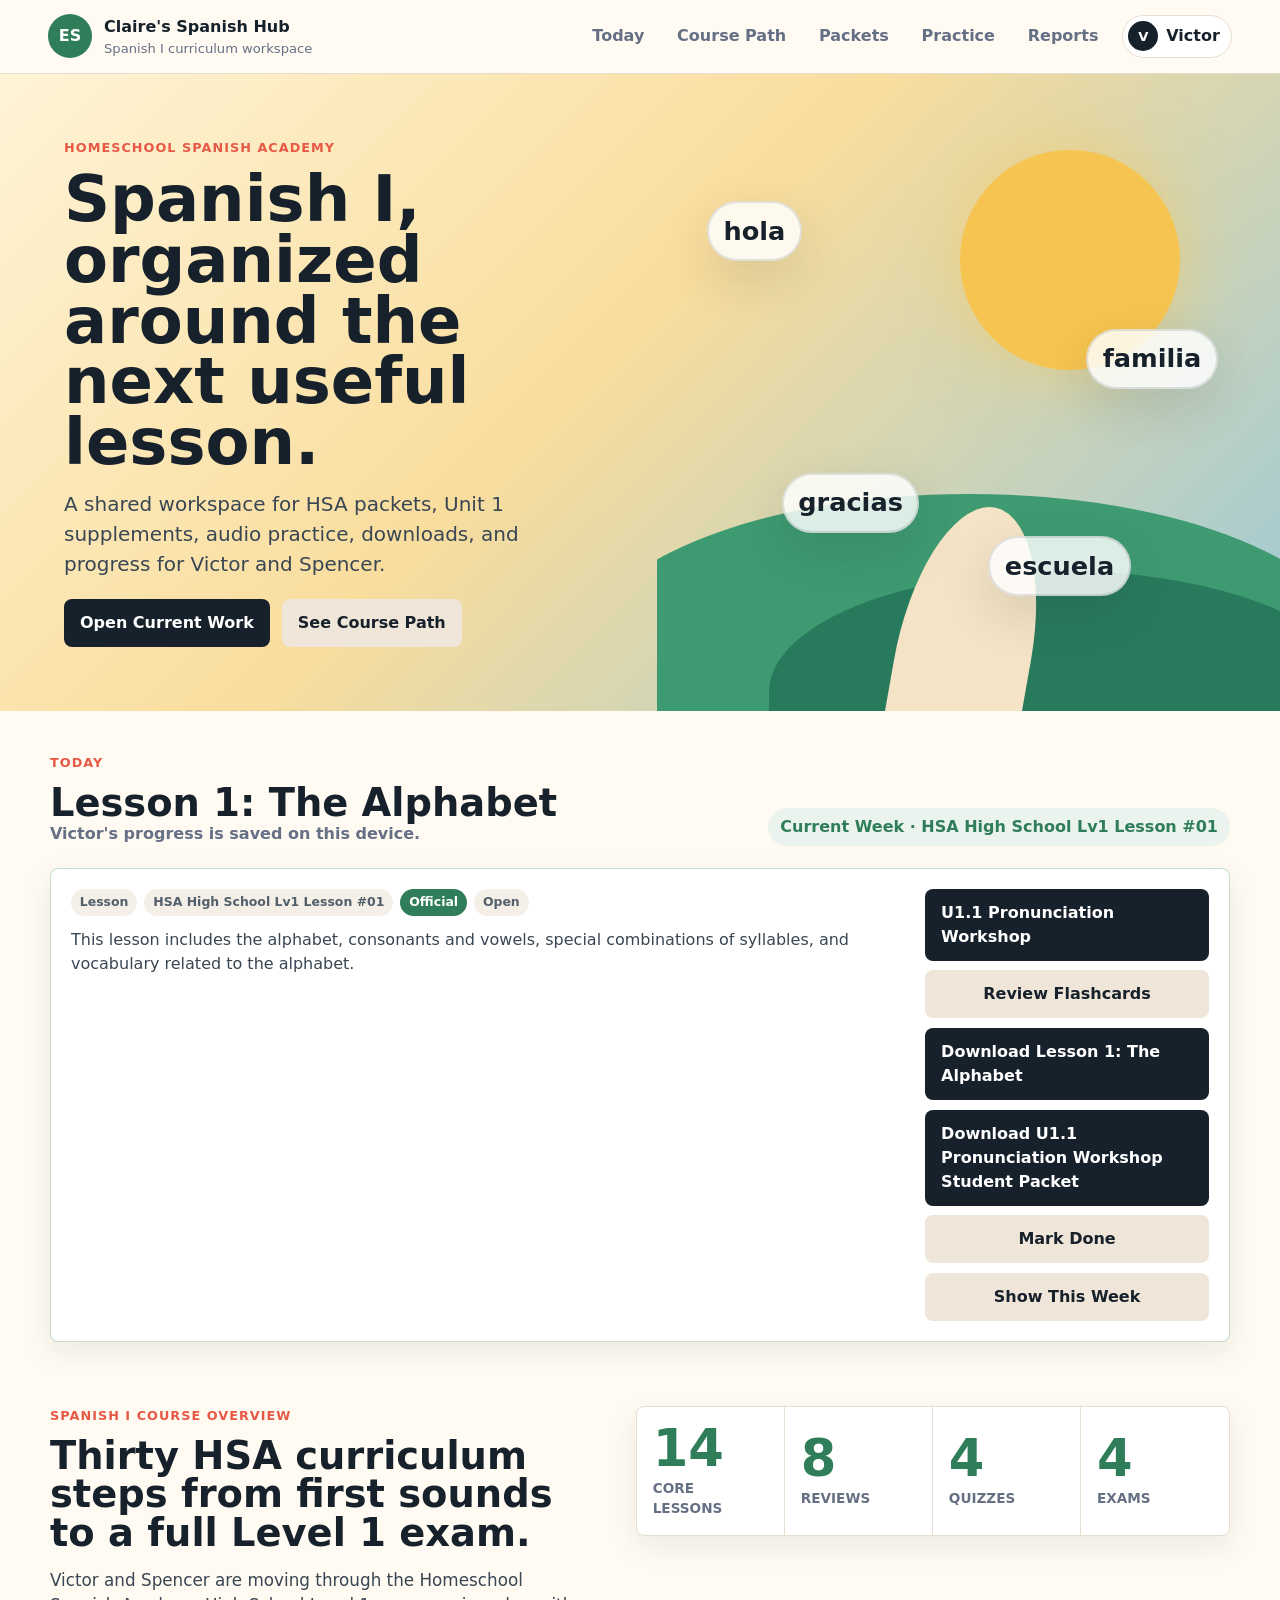
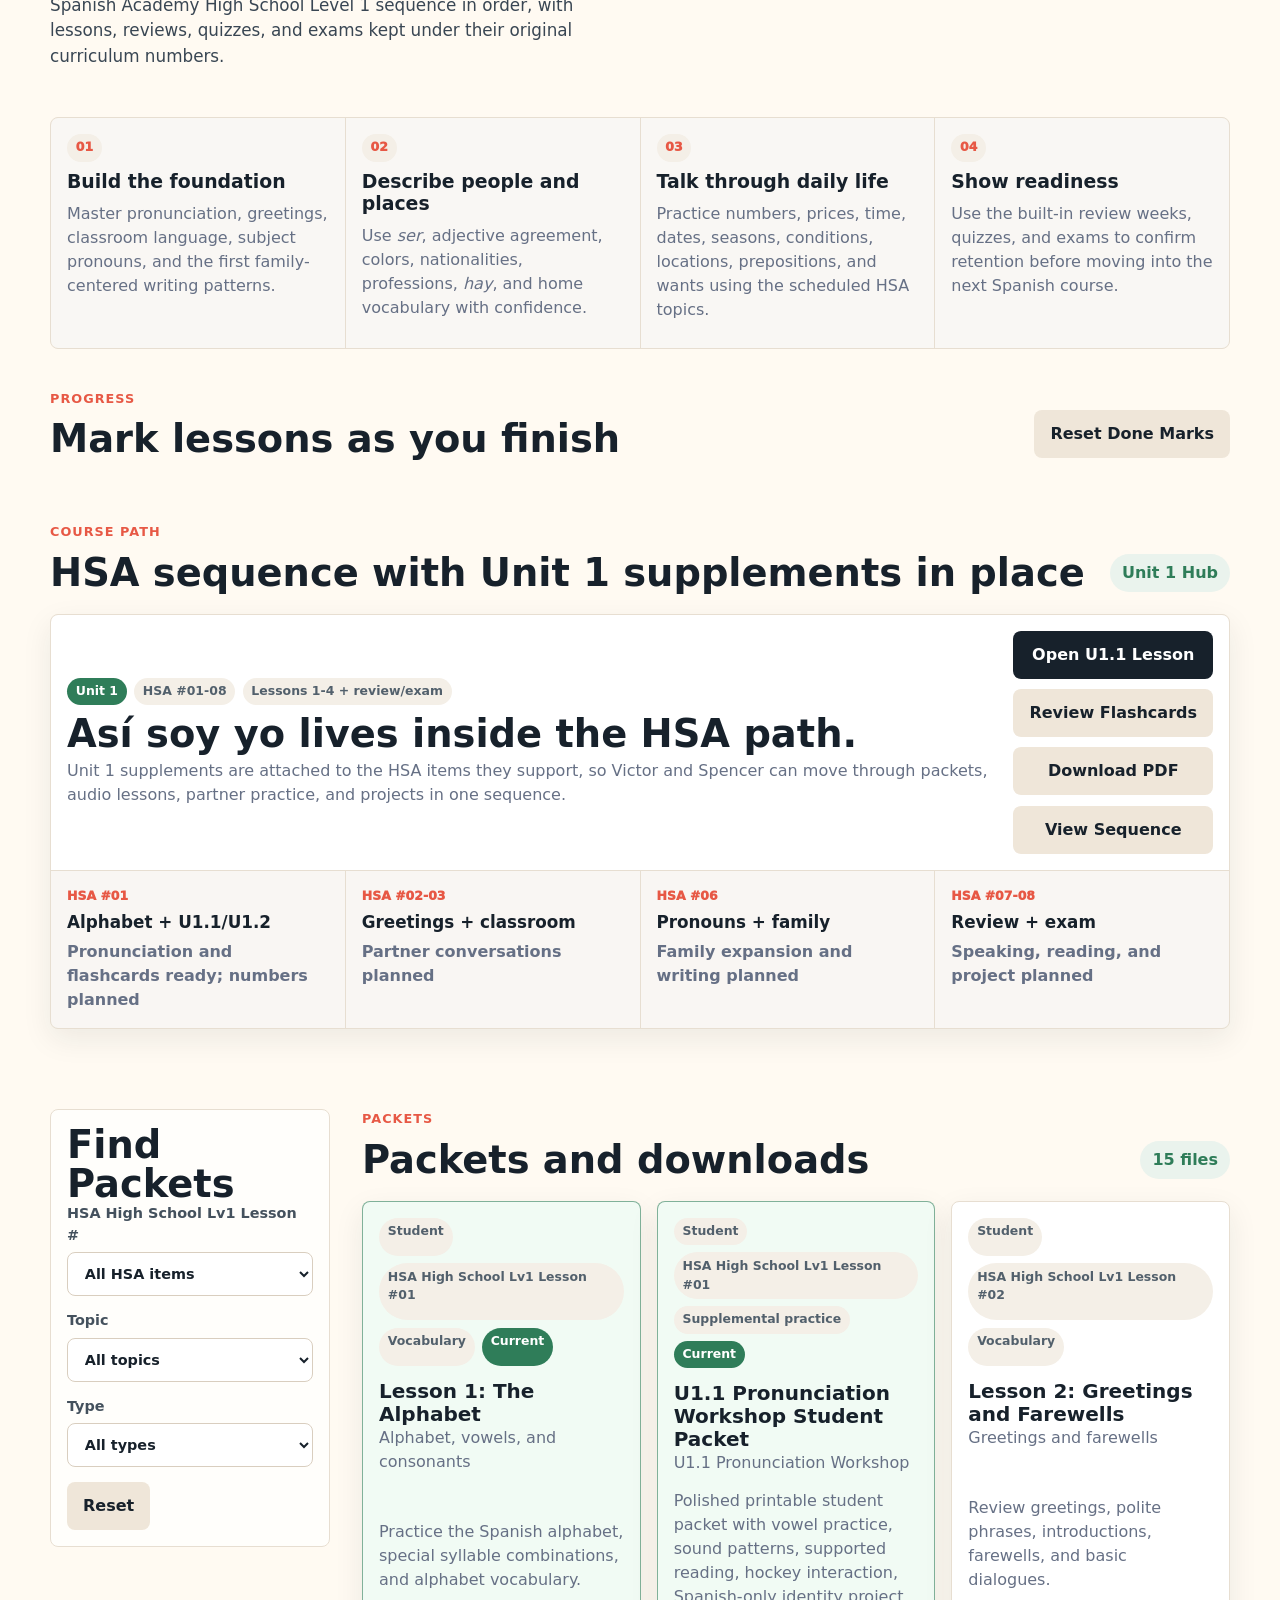
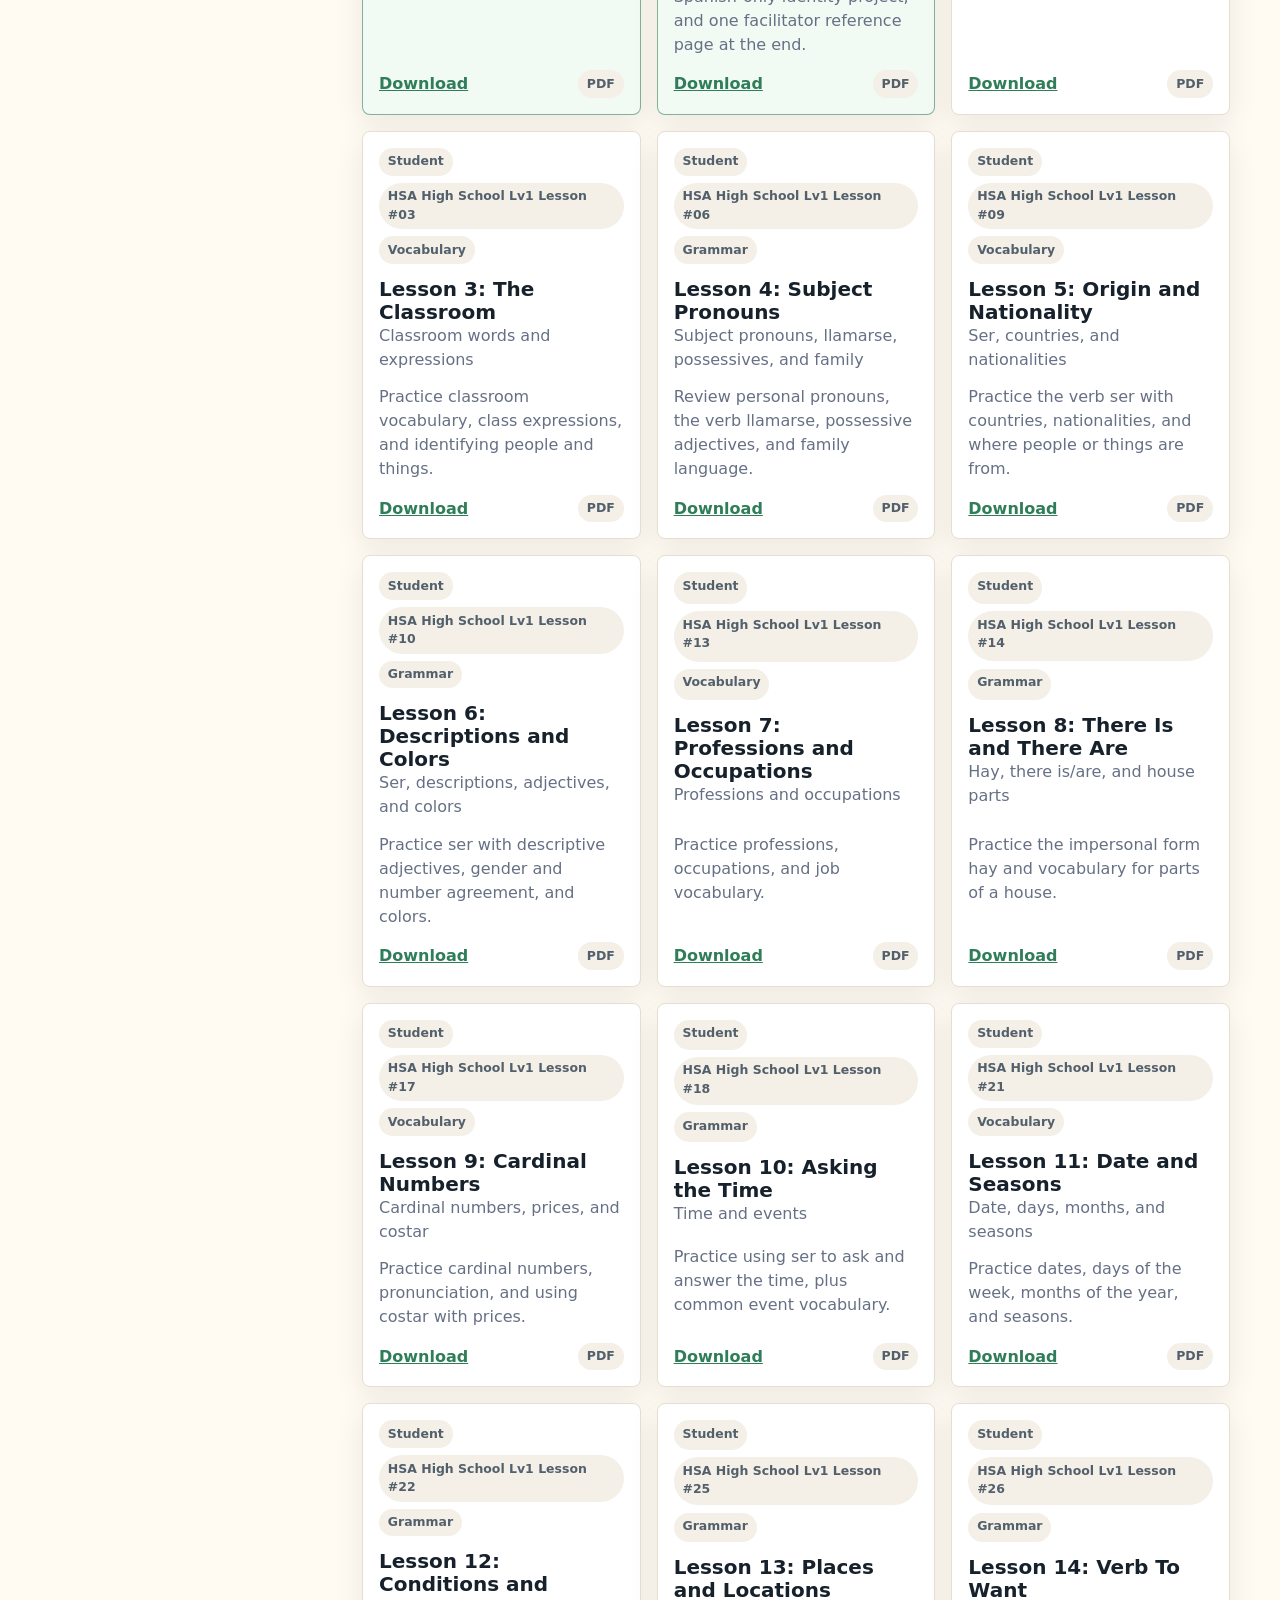
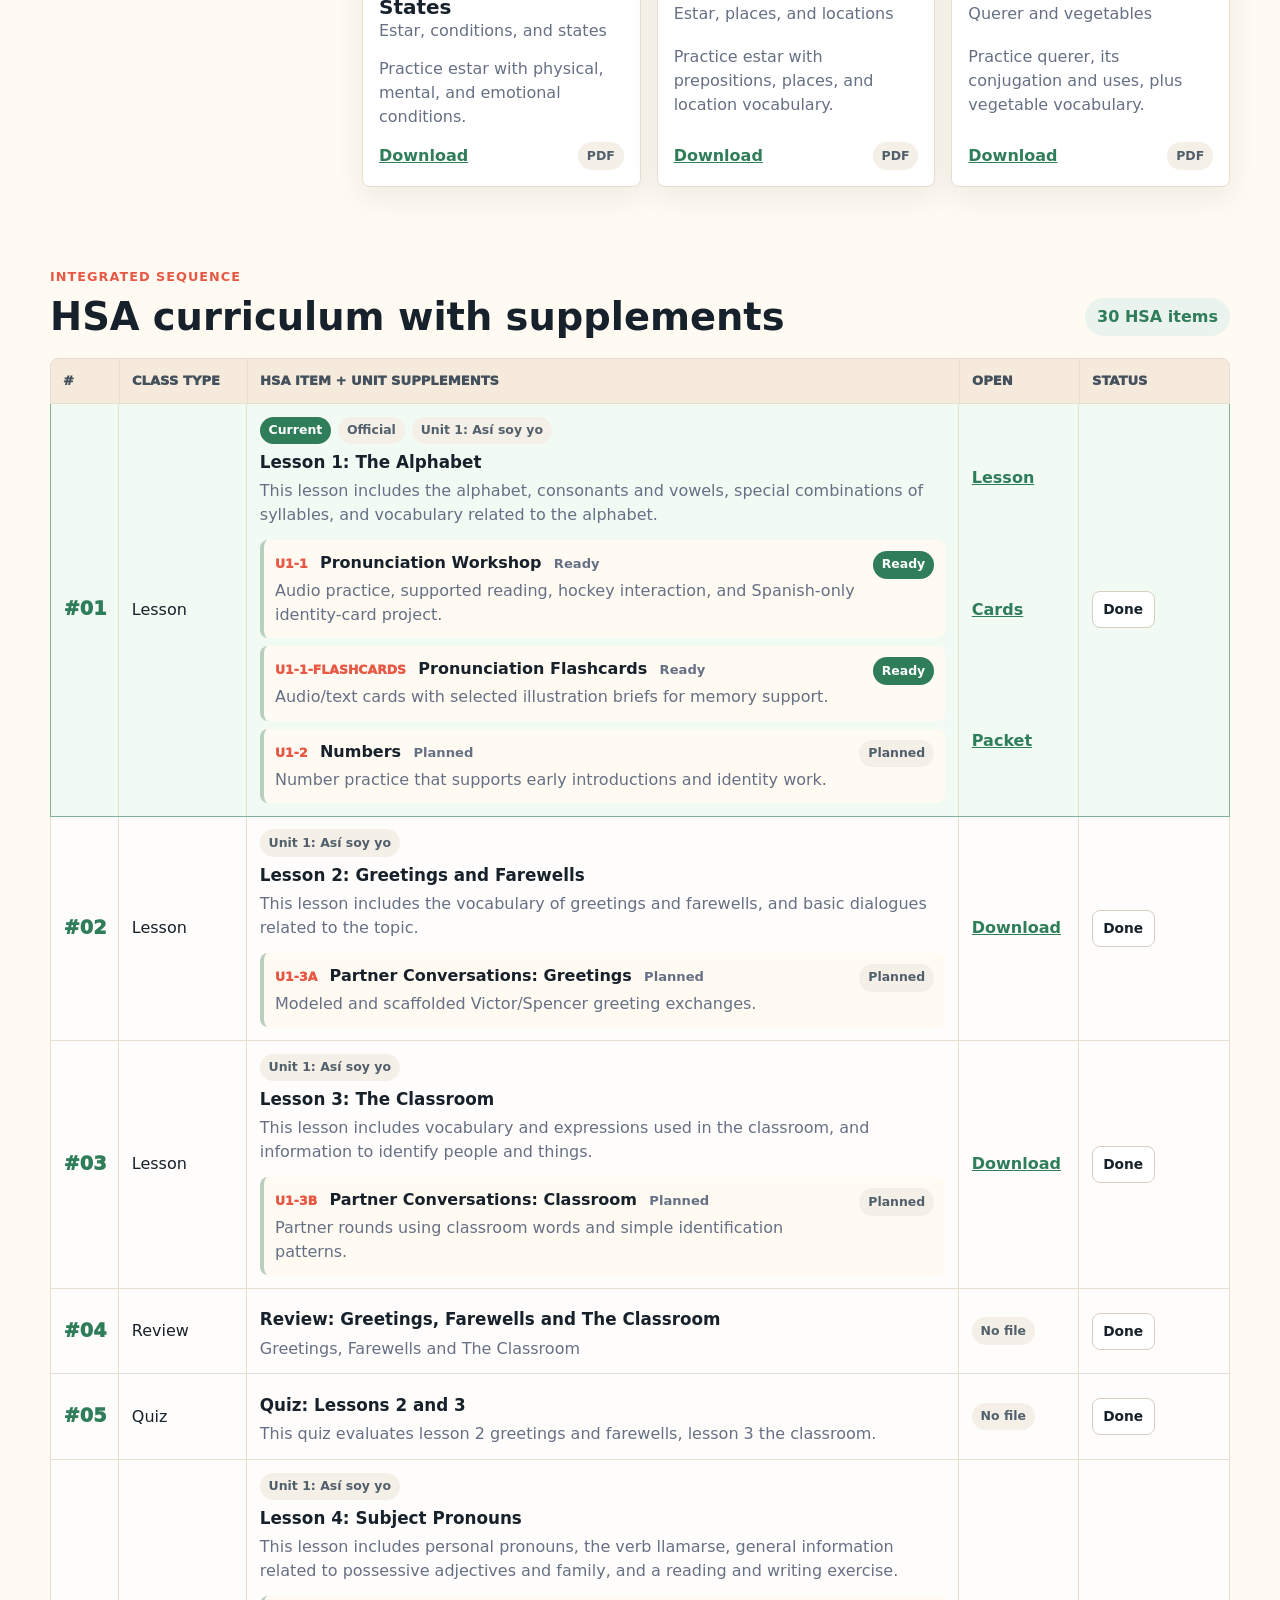
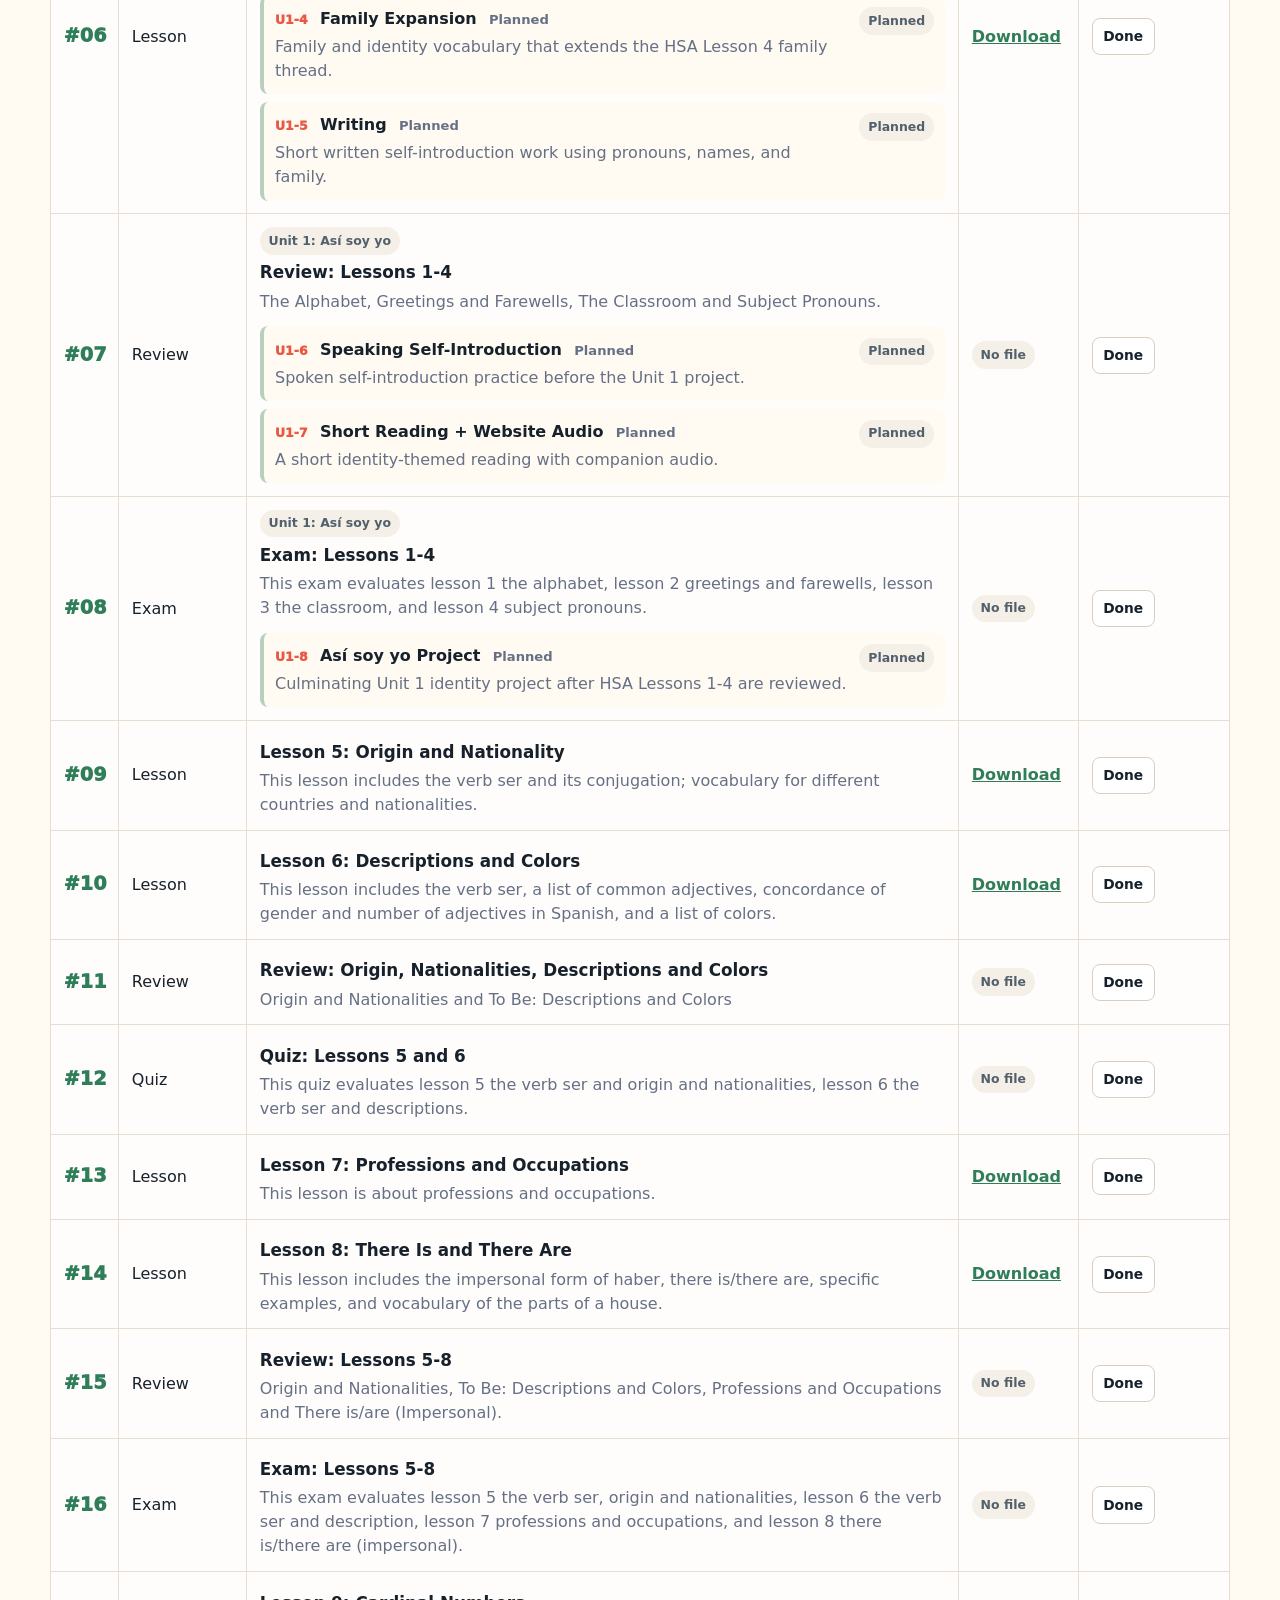
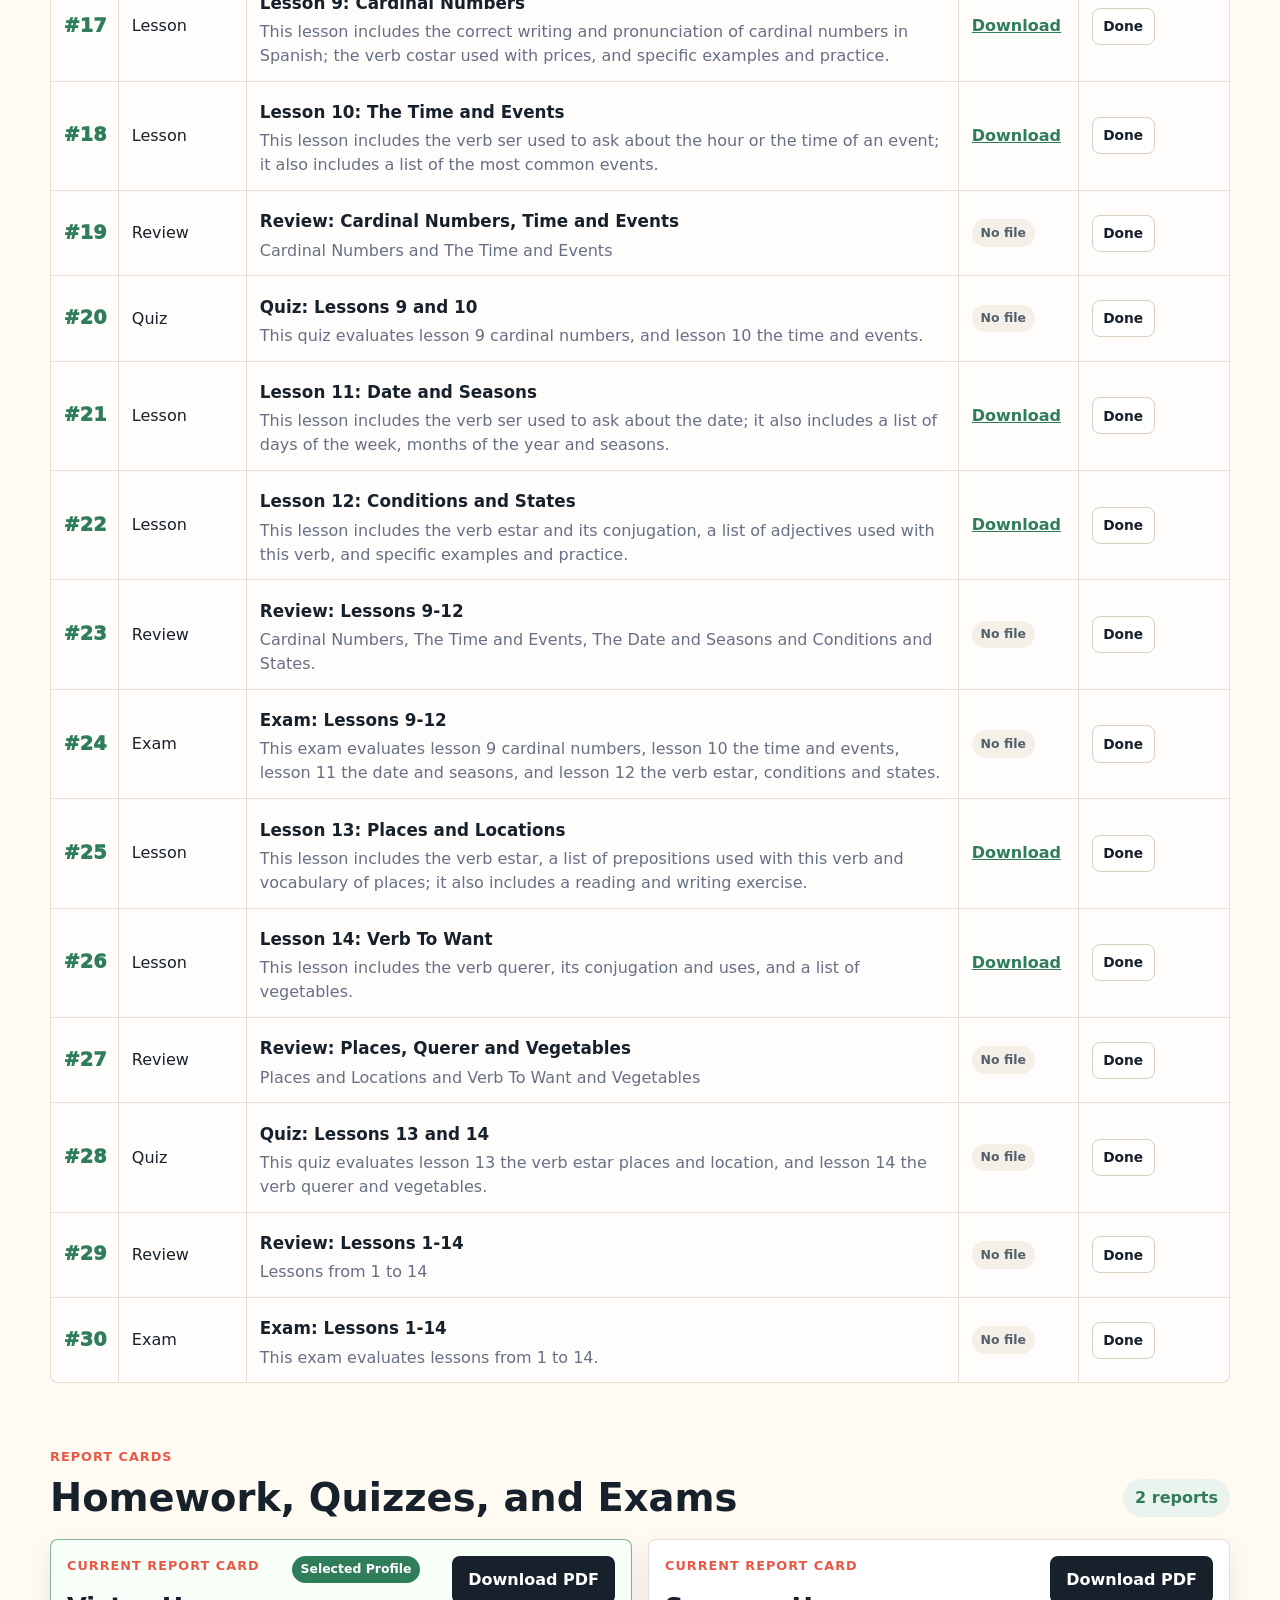
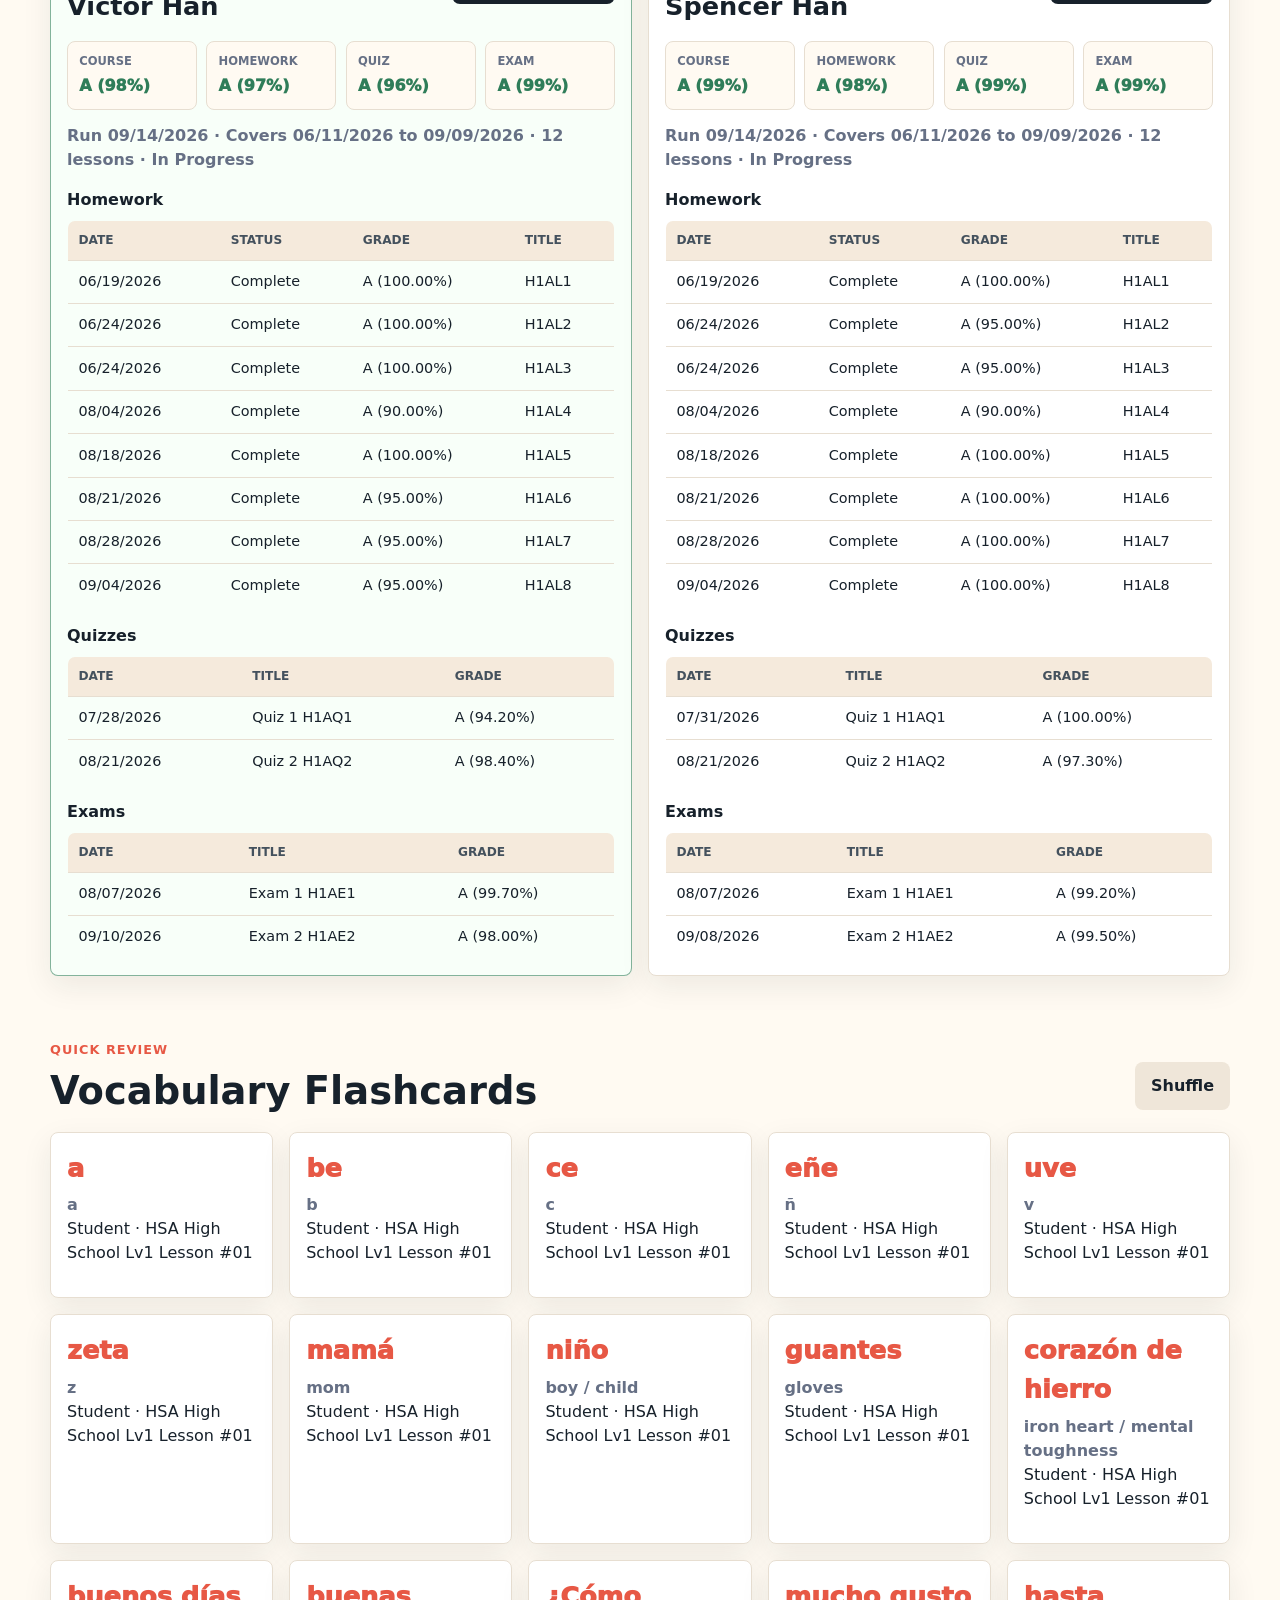
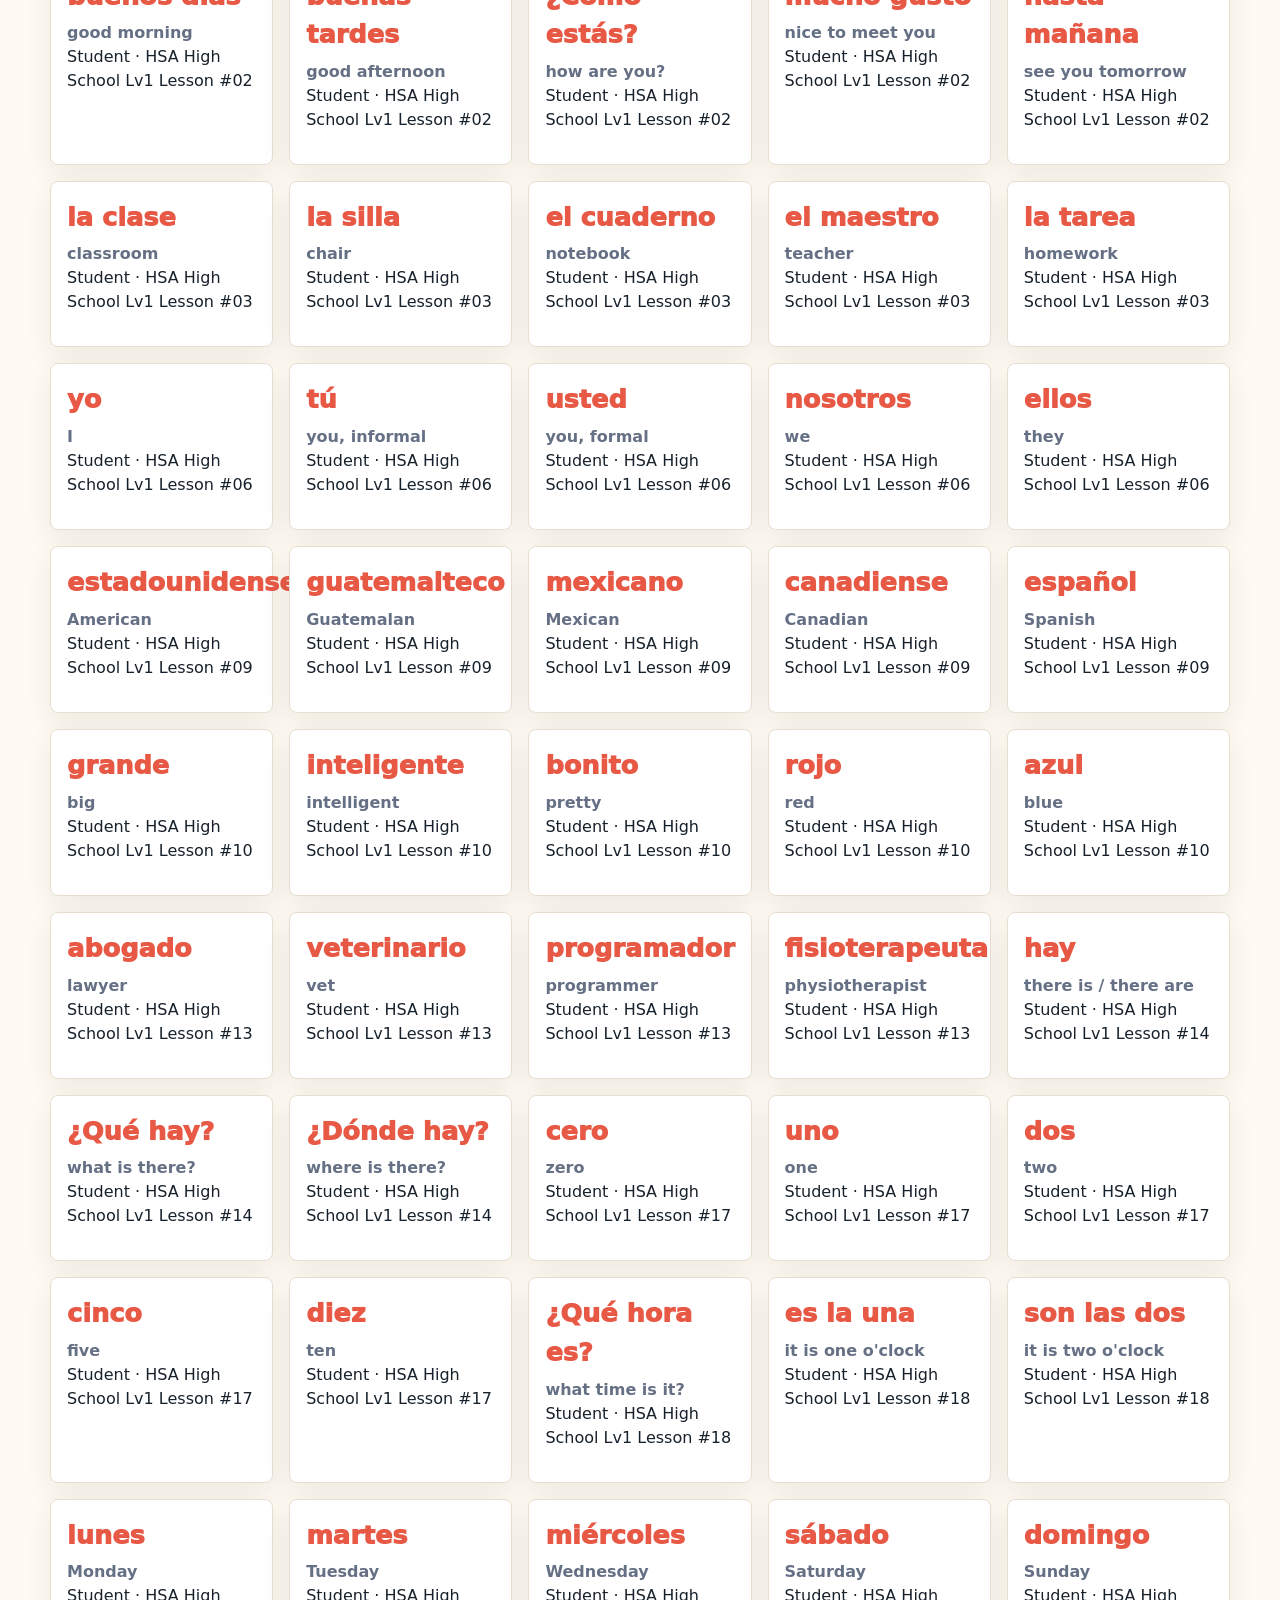
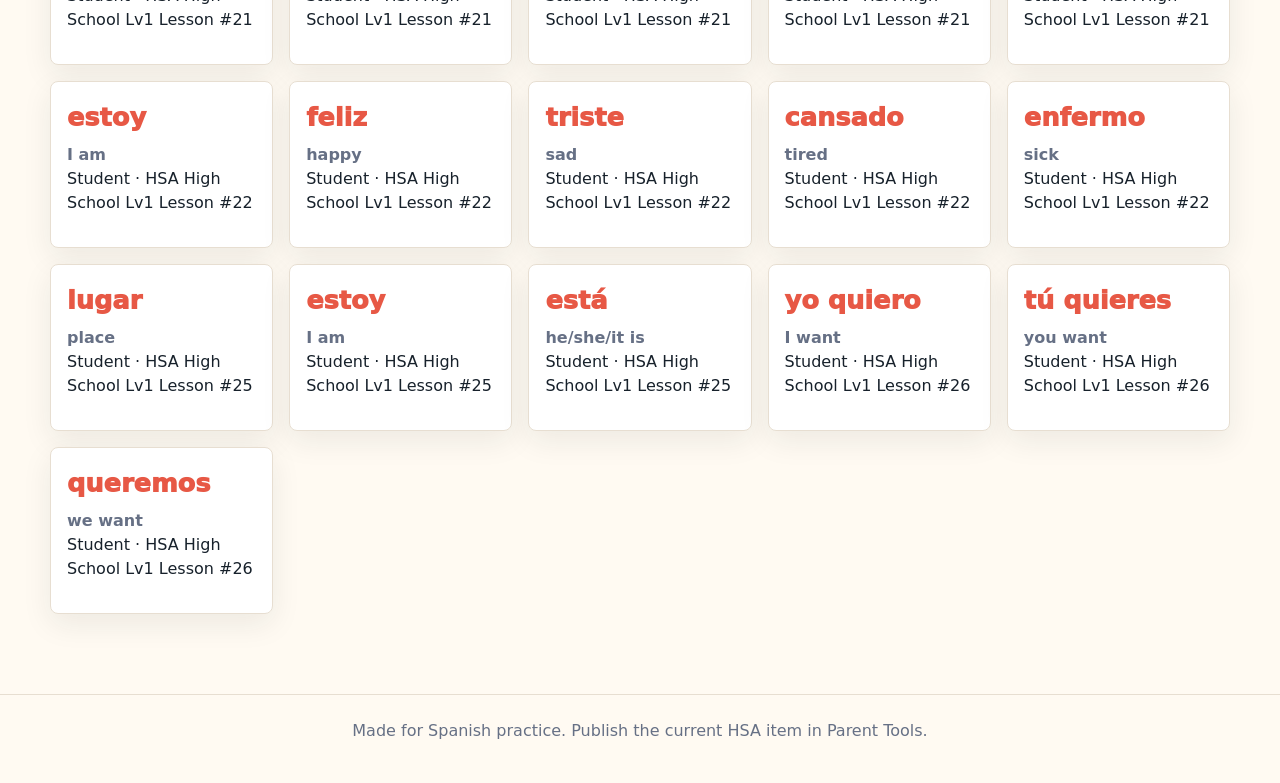
<file: index.html>
<!doctype html>
<html lang="en">
  <head>
    <meta charset="utf-8">
    <meta name="viewport" content="width=device-width, initial-scale=1">
    <title>Claire's Spanish Hub</title>
    <link rel="stylesheet" href="styles.css">
  </head>
  <body>
    <header class="topbar">
      <a class="brand" href="./" aria-label="Claire's Spanish Hub home">
        <span class="brand-mark">ES</span>
        <span>
          <strong>Claire's Spanish Hub</strong>
          <small>Spanish I curriculum workspace</small>
        </span>
      </a>
      <div class="topbar-actions">
        <nav class="site-nav" aria-label="Learner navigation">
          <a href="#current">Today</a>
          <a href="#path">Course Path</a>
          <a href="#materials">Packets</a>
          <a href="#practice">Practice</a>
          <a href="#reports">Reports</a>
        </nav>
        <nav class="utility-nav" aria-label="Parent navigation" data-parent-only>
          <a href="parent-dashboard.html">Parent Dashboard</a>
          <a href="admin.html">Parent Tools</a>
        </nav>
        <button class="profile-toggle" id="profileToggle" type="button" aria-expanded="false" aria-controls="profilePanel">
          <span id="profileInitial" aria-hidden="true">V</span>
          <span id="profileName">Victor</span>
        </button>
      </div>
    </header>

    <section class="profile-panel" id="profilePanel" hidden>
      <div class="profile-panel-inner">
        <div class="profile-panel-copy">
          <p class="eyebrow">Local Profile</p>
          <h2>Who is using the site?</h2>
          <p>Profiles and progress are saved only on this device for now. No login, no password, and no cookies.</p>
        </div>
        <div class="profile-controls" aria-label="Profile settings">
          <div>
            <span class="control-label">Profile</span>
            <div class="profile-options" data-profile-options>
              <button type="button" data-profile-id="victor">Victor</button>
              <button type="button" data-profile-id="spencer">Spencer</button>
              <button type="button" data-profile-id="parent">Parent</button>
            </div>
          </div>
          <div>
            <span class="control-label">View</span>
            <div class="segmented-control" data-view-options>
              <button type="button" data-view-mode="learner">Learner</button>
              <button type="button" data-view-mode="parent">Parent</button>
            </div>
          </div>
          <div>
            <span class="control-label">Display</span>
            <div class="segmented-control" data-density-options>
              <button type="button" data-density="comfortable">Comfortable</button>
              <button type="button" data-density="compact">Compact</button>
            </div>
          </div>
          <button class="button secondary" id="resetProfile" type="button">Reset This Profile</button>
        </div>
      </div>
    </section>

    <main>
      <section class="hero">
        <div class="hero-copy">
          <p class="eyebrow">Homeschool Spanish Academy</p>
          <h1>Spanish I, organized around the next useful lesson.</h1>
          <p class="hero-text">A shared workspace for HSA packets, Unit 1 supplements, audio practice, downloads, and progress for Victor and Spencer.</p>
          <div class="hero-actions">
            <a class="button primary" href="#current">Open Current Work</a>
            <a class="button secondary" href="#path">See Course Path</a>
          </div>
        </div>
        <div class="hero-art" aria-hidden="true">
          <div class="sun"></div>
          <div class="hill hill-one"></div>
          <div class="hill hill-two"></div>
          <div class="path"></div>
          <span class="word word-one">hola</span>
          <span class="word word-two">familia</span>
          <span class="word word-three">gracias</span>
          <span class="word word-four">escuela</span>
        </div>
      </section>

      <section class="current-week" id="current" aria-live="polite">
        <div class="section-heading">
          <div>
            <p class="eyebrow">Today</p>
            <h2 id="currentTitle">Loading...</h2>
            <p class="profile-context" id="profileContext">Local profile loading...</p>
          </div>
          <span id="currentBadge" class="count">HSA High School Lv1 Lesson #01</span>
        </div>
        <div id="currentPanel" class="current-panel"></div>
      </section>

      <section class="course-overview" id="overview">
        <div class="overview-intro">
          <p class="eyebrow">Spanish I Course Overview</p>
          <h2>Thirty HSA curriculum steps from first sounds to a full Level 1 exam.</h2>
          <p>Victor and Spencer are moving through the Homeschool Spanish Academy High School Level 1 sequence in order, with lessons, reviews, quizzes, and exams kept under their original curriculum numbers.</p>
        </div>
        <div class="overview-panel" aria-label="Spanish I goals and course rhythm">
          <div class="overview-stat">
            <strong>14</strong>
            <span>Core lessons</span>
          </div>
          <div class="overview-stat">
            <strong>8</strong>
            <span>Reviews</span>
          </div>
          <div class="overview-stat">
            <strong>4</strong>
            <span>Quizzes</span>
          </div>
          <div class="overview-stat">
            <strong>4</strong>
            <span>Exams</span>
          </div>
        </div>
        <div class="goal-grid">
          <article class="goal-item">
            <span class="goal-number">01</span>
            <h3>Build the foundation</h3>
            <p>Master pronunciation, greetings, classroom language, subject pronouns, and the first family-centered writing patterns.</p>
          </article>
          <article class="goal-item">
            <span class="goal-number">02</span>
            <h3>Describe people and places</h3>
            <p>Use <em>ser</em>, adjective agreement, colors, nationalities, professions, <em>hay</em>, and home vocabulary with confidence.</p>
          </article>
          <article class="goal-item">
            <span class="goal-number">03</span>
            <h3>Talk through daily life</h3>
            <p>Practice numbers, prices, time, dates, seasons, conditions, locations, prepositions, and wants using the scheduled HSA topics.</p>
          </article>
          <article class="goal-item">
            <span class="goal-number">04</span>
            <h3>Show readiness</h3>
            <p>Use the built-in review weeks, quizzes, and exams to confirm retention before moving into the next Spanish course.</p>
          </article>
        </div>
      </section>

      <section class="progress-tools" aria-label="Progress tools">
        <div>
          <p class="eyebrow">Progress</p>
          <h2>Mark lessons as you finish</h2>
        </div>
        <button class="button secondary" id="resetProgress" type="button">Reset Done Marks</button>
      </section>

      <section class="website-lessons" id="path">
        <div class="section-heading">
          <div>
            <p class="eyebrow">Course Path</p>
            <h2>HSA sequence with Unit 1 supplements in place</h2>
          </div>
          <a class="count" href="lessons/">Unit 1 Hub</a>
        </div>
        <div class="unit-board">
          <article class="unit-feature">
            <div>
              <div class="material-meta">
                <span class="tag current-tag">Unit 1</span>
                <span class="tag">HSA #01-08</span>
                <span class="tag">Lessons 1-4 + review/exam</span>
              </div>
              <h3>Así soy yo lives inside the HSA path.</h3>
              <p>Unit 1 supplements are attached to the HSA items they support, so Victor and Spencer can move through packets, audio lessons, partner practice, and projects in one sequence.</p>
            </div>
            <div class="unit-actions">
              <a class="button primary" href="lessons/u1-1-pronunciation.html">Open U1.1 Lesson</a>
              <a class="button secondary" href="lessons/u1-1-flashcards.html">Review Flashcards</a>
              <a class="button secondary" href="materials/all-kids/curriculum-01/u1-1-pronunciation-workshop.pdf" download>Download PDF</a>
              <a class="button secondary" href="#sequence">View Sequence</a>
            </div>
          </article>
          <div class="unit-module-list" aria-label="Upcoming Unit 1 modules">
            <article>
              <span>HSA #01</span>
              <strong>Alphabet + U1.1/U1.2</strong>
              <em>Pronunciation and flashcards ready; numbers planned</em>
            </article>
            <article>
              <span>HSA #02-03</span>
              <strong>Greetings + classroom</strong>
              <em>Partner conversations planned</em>
            </article>
            <article>
              <span>HSA #06</span>
              <strong>Pronouns + family</strong>
              <em>Family expansion and writing planned</em>
            </article>
            <article>
              <span>HSA #07-08</span>
              <strong>Review + exam</strong>
              <em>Speaking, reading, and project planned</em>
            </article>
          </div>
        </div>
      </section>

      <section class="workspace" id="materials">
        <aside class="filters" aria-label="Materials filters">
          <h2>Find Packets</h2>
          <label class="audience-filter" id="audienceFilterGroup">
            Audience
            <select id="childFilter">
              <option value="student">Student materials</option>
              <option value="parent">Parent materials</option>
              <option value="all">All materials</option>
            </select>
          </label>
          <label>
            HSA High School Lv1 Lesson #
            <select id="weekFilter">
              <option value="all">All HSA items</option>
            </select>
          </label>
          <label>
            Topic
            <select id="topicFilter">
              <option value="all">All topics</option>
            </select>
          </label>
          <label>
            Type
            <select id="typeFilter">
              <option value="all">All types</option>
              <option value="vocabulary">Vocabulary</option>
              <option value="grammar">Grammar</option>
              <option value="homework">Homework</option>
              <option value="practice">Supplemental practice</option>
            </select>
          </label>
          <button class="button secondary" id="resetFilters" type="button">Reset</button>
        </aside>

        <section class="library-panel" aria-live="polite">
          <div class="section-heading">
            <div>
              <p class="eyebrow">Packets</p>
              <h2>Packets and downloads</h2>
            </div>
            <span id="resultCount" class="count">0 files</span>
          </div>
          <div id="materialsGrid" class="materials-grid"></div>
          <p id="emptyState" class="empty" hidden>No matching materials yet.</p>
        </section>
      </section>

      <section class="schedule" id="sequence">
        <div class="section-heading">
          <div>
            <p class="eyebrow">Integrated Sequence</p>
            <h2>HSA curriculum with supplements</h2>
          </div>
          <span id="scheduleCount" class="count">30 HSA items</span>
        </div>
        <div class="schedule-header" aria-hidden="true">
          <span>#</span>
          <span>Class Type</span>
          <span>HSA Item + Unit Supplements</span>
          <span>Open</span>
          <span>Status</span>
        </div>
        <div id="scheduleList" class="schedule-list"></div>
      </section>

      <section class="reports" id="reports">
        <div class="section-heading">
          <div>
            <p class="eyebrow">Report Cards</p>
            <h2>Homework, Quizzes, and Exams</h2>
          </div>
          <span id="reportCount" class="count">0 reports</span>
        </div>
        <div id="reportGrid" class="report-grid"></div>
      </section>

      <section class="practice" id="practice">
        <div class="section-heading">
          <div>
            <p class="eyebrow">Quick Review</p>
            <h2>Vocabulary Flashcards</h2>
          </div>
          <button class="button secondary" id="shuffleCards" type="button">Shuffle</button>
        </div>
        <div id="flashcardDeck" class="flashcard-deck" aria-live="polite"></div>
      </section>
    </main>

    <footer>
      <p>Made for Spanish practice. Publish the current HSA item in Parent Tools.</p>
    </footer>

    <script src="app.js"></script>
  </body>
</html>
</file>
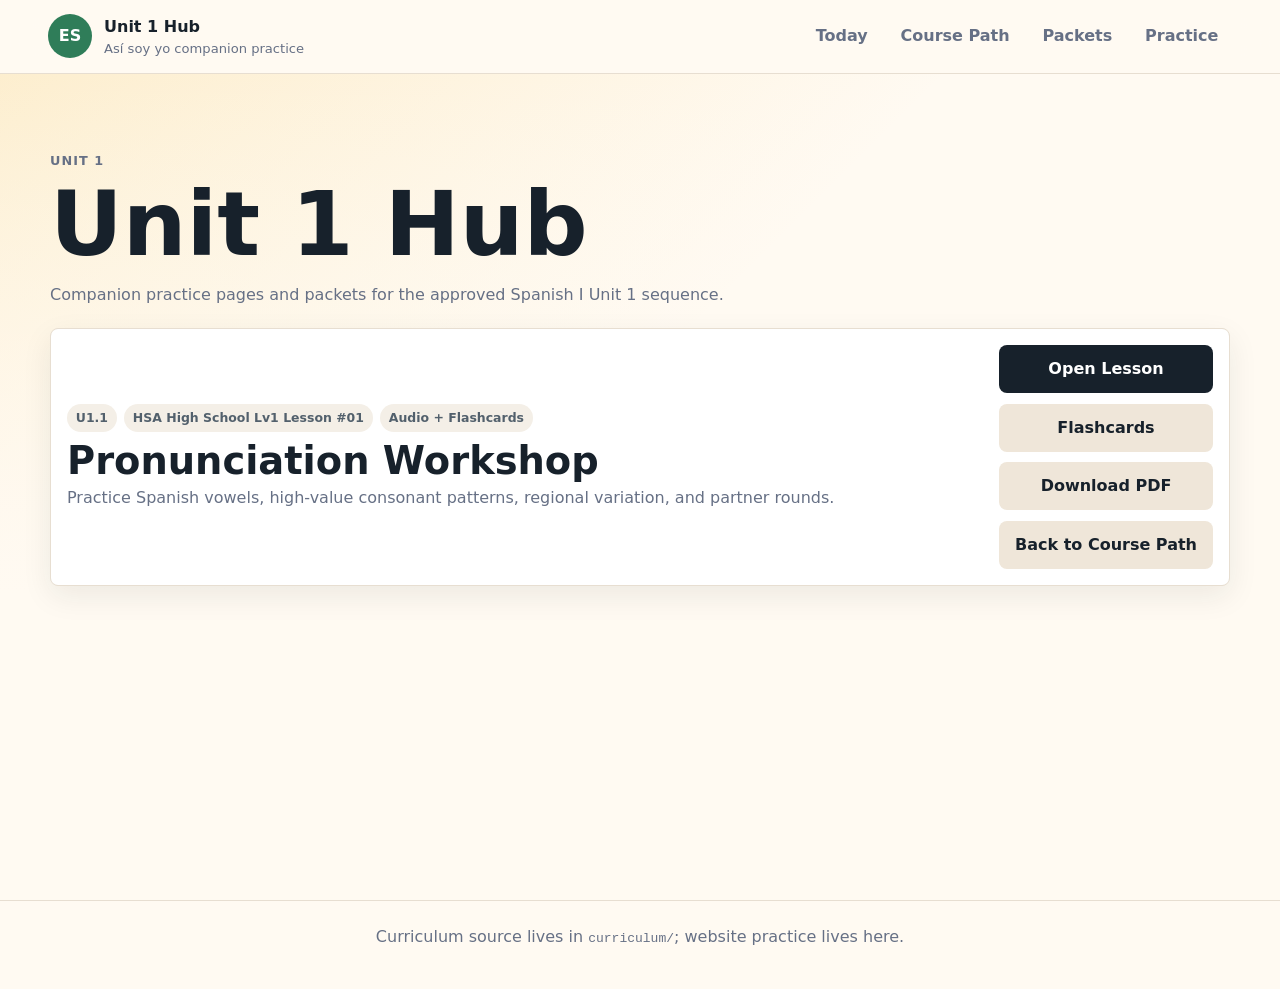
<file: lessons/index.html>
<!doctype html>
<html lang="en">
  <head>
    <meta charset="utf-8">
    <meta name="viewport" content="width=device-width, initial-scale=1">
    <title>Unit 1 Hub | Claire's Spanish Hub</title>
    <link rel="stylesheet" href="../styles.css">
    <link rel="stylesheet" href="lesson.css">
  </head>
  <body>
    <header class="topbar">
      <a class="brand" href="../" aria-label="Claire's Spanish Hub home">
        <span class="brand-mark">ES</span>
        <span>
          <strong>Unit 1 Hub</strong>
          <small>Así soy yo companion practice</small>
        </span>
      </a>
      <nav class="site-nav" aria-label="Unit navigation">
        <a href="../#current">Today</a>
        <a href="../#path">Course Path</a>
        <a href="../#materials">Packets</a>
        <a href="../#practice">Practice</a>
      </nav>
    </header>

    <main class="lesson-main">
      <section class="lesson-index">
        <div class="lesson-heading">
          <p class="eyebrow">Unit 1</p>
          <h1>Unit 1 Hub</h1>
          <p>Companion practice pages and packets for the approved Spanish I Unit 1 sequence.</p>
        </div>
        <div class="unit-board">
          <article class="unit-feature">
            <div>
              <div class="material-meta">
                <span class="tag">U1.1</span>
                <span class="tag">HSA High School Lv1 Lesson #01</span>
                <span class="tag">Audio + Flashcards</span>
              </div>
              <h3>Pronunciation Workshop</h3>
              <p>Practice Spanish vowels, high-value consonant patterns, regional variation, and partner rounds.</p>
            </div>
            <div class="unit-actions">
              <a class="button primary" href="u1-1-pronunciation.html">Open Lesson</a>
              <a class="button secondary" href="u1-1-flashcards.html">Flashcards</a>
              <a class="button secondary" href="../materials/all-kids/curriculum-01/u1-1-pronunciation-workshop.pdf" download>Download PDF</a>
              <a class="button secondary" href="../#path">Back to Course Path</a>
            </div>
          </article>
        </div>
      </section>
    </main>

    <footer>
      <p>Curriculum source lives in <code>curriculum/</code>; website practice lives here.</p>
    </footer>
  </body>
</html>
</file>
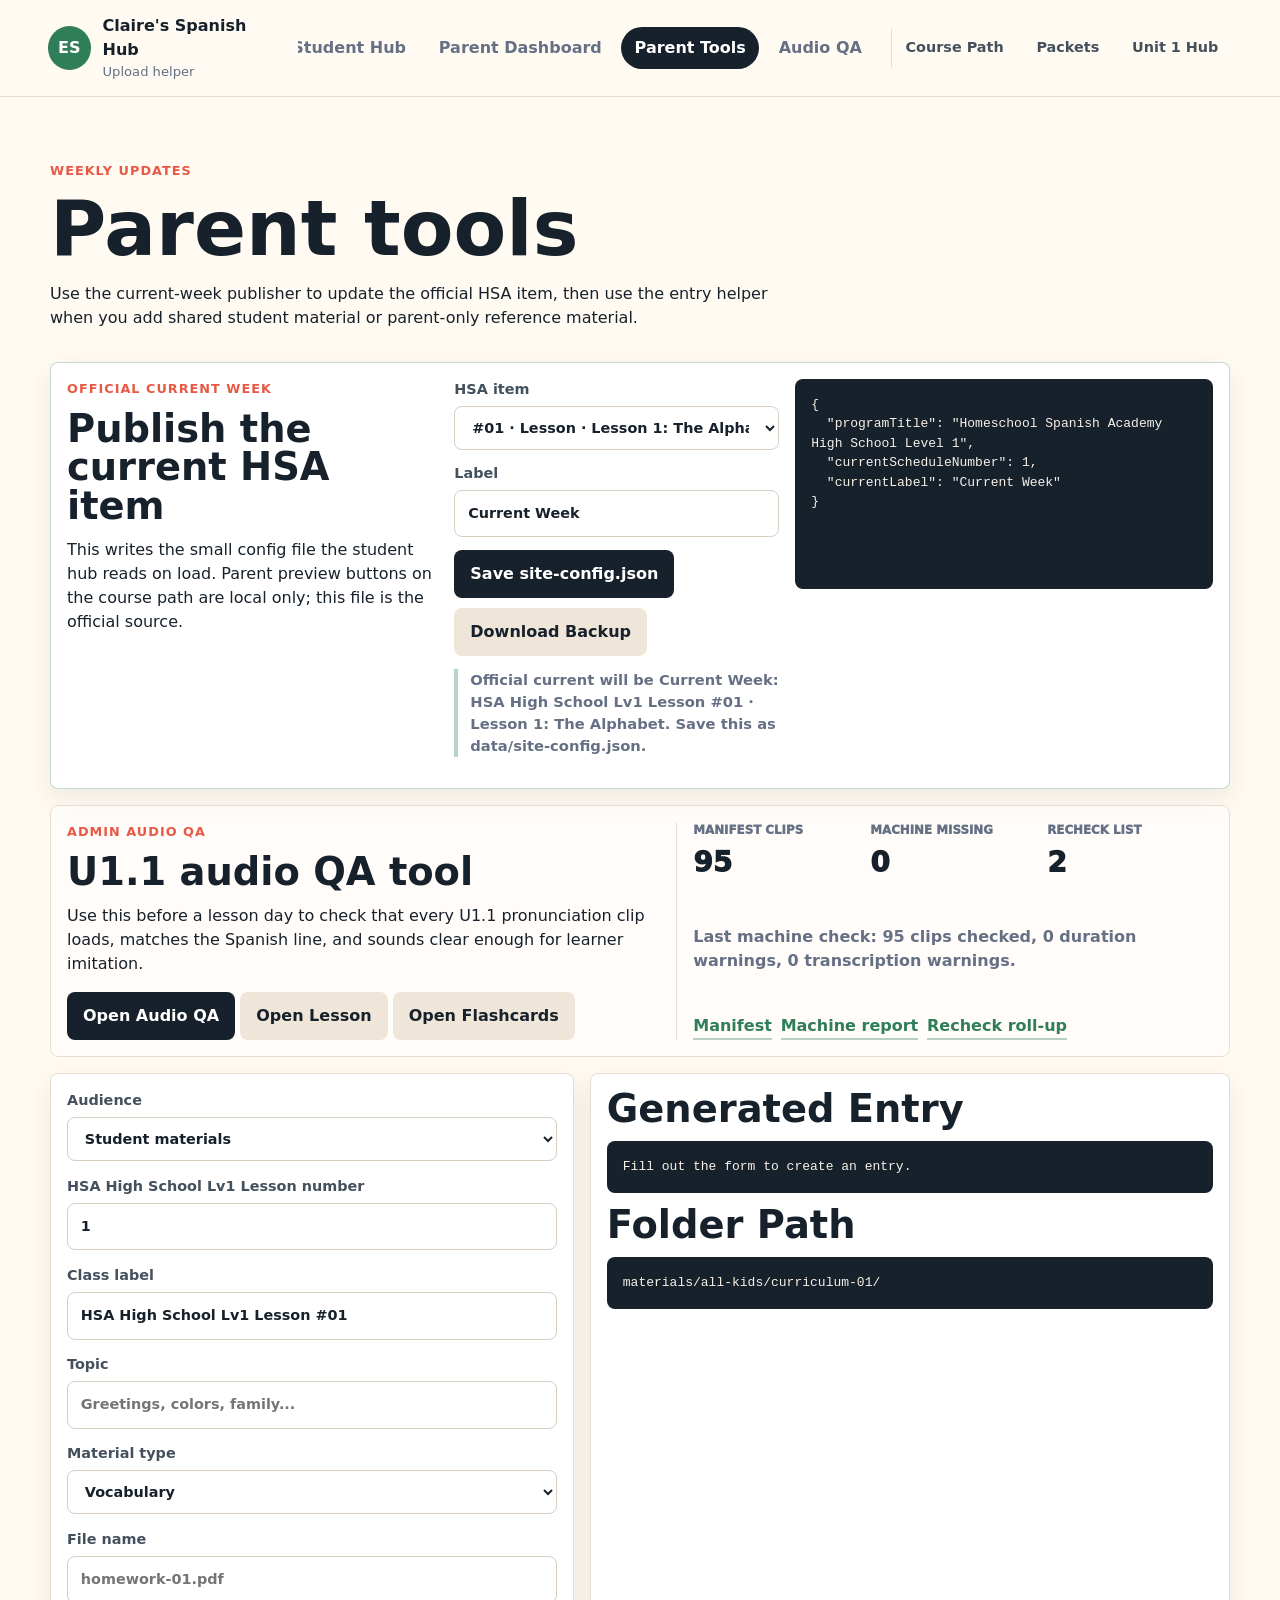
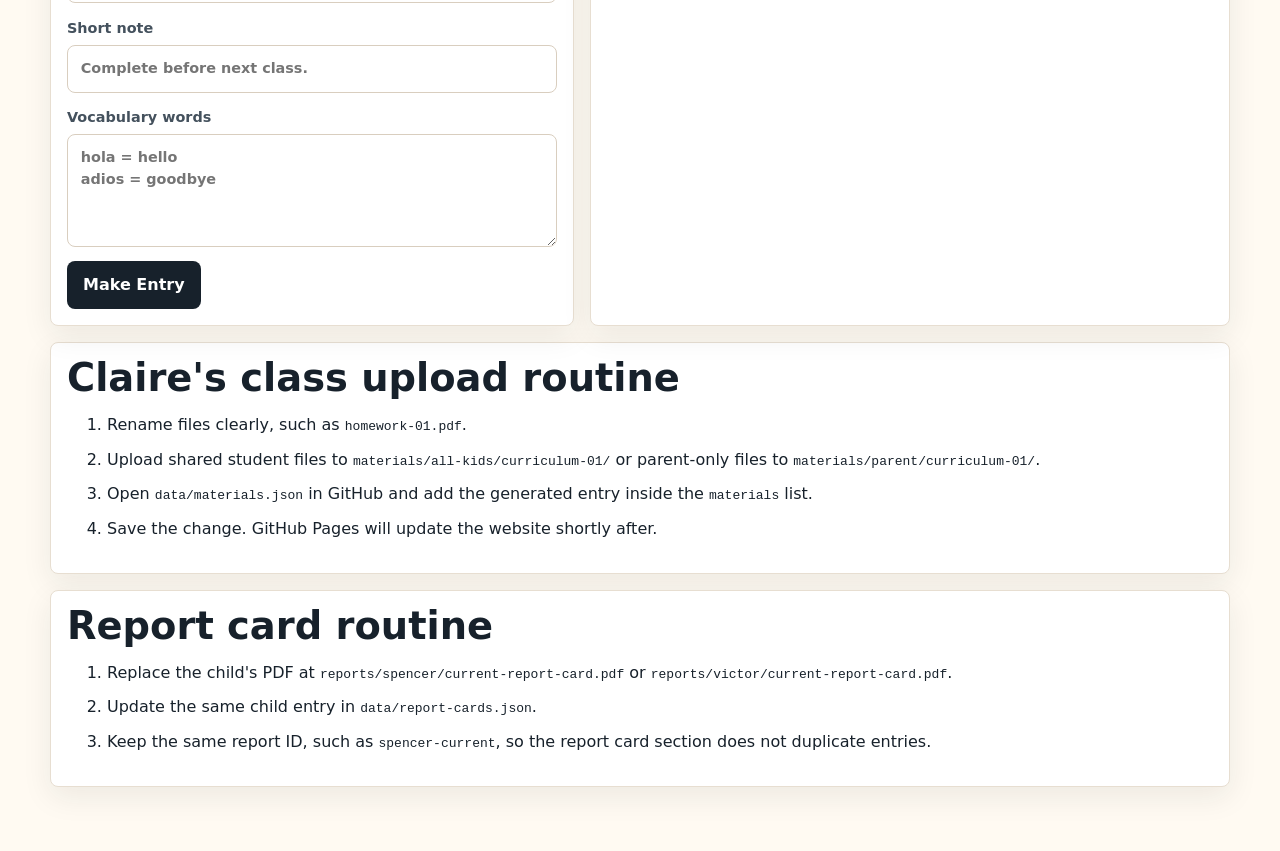
<file: admin.html>
<!doctype html>
<html lang="en">
  <head>
    <meta charset="utf-8">
    <meta name="viewport" content="width=device-width, initial-scale=1">
    <title>Parent Tools | Claire's Spanish Hub</title>
    <link rel="stylesheet" href="styles.css">
  </head>
  <body>
    <header class="topbar">
      <a class="brand" href="./" aria-label="Claire's Spanish Hub home">
        <span class="brand-mark">ES</span>
        <span>
          <strong>Claire's Spanish Hub</strong>
          <small>Upload helper</small>
        </span>
      </a>
      <nav class="site-nav" aria-label="Parent navigation">
        <a href="./#current">Student Hub</a>
        <a href="parent-dashboard.html">Parent Dashboard</a>
        <a href="admin.html" aria-current="page">Parent Tools</a>
        <a href="#audio-review">Audio QA</a>
      </nav>
      <nav class="utility-nav" aria-label="Course shortcuts">
        <a href="./#path">Course Path</a>
        <a href="./#materials">Packets</a>
        <a href="lessons/">Unit 1 Hub</a>
      </nav>
    </header>

    <main class="admin-main">
      <section class="admin-intro">
        <p class="eyebrow">Weekly Updates</p>
        <h1>Parent tools</h1>
        <p>Use the current-week publisher to update the official HSA item, then use the entry helper when you add shared student material or parent-only reference material.</p>
      </section>

      <section class="admin-publish-panel" id="current-week-publisher">
        <div class="admin-tool-copy">
          <p class="eyebrow">Official Current Week</p>
          <h2>Publish the current HSA item</h2>
          <p>This writes the small config file the student hub reads on load. Parent preview buttons on the course path are local only; this file is the official source.</p>
        </div>
        <form class="current-config-form" id="currentConfigForm">
          <label>
            HSA item
            <select id="currentScheduleSelect" name="currentScheduleNumber"></select>
          </label>
          <label>
            Label
            <input id="currentLabelInput" name="currentLabel" value="Current Week">
          </label>
          <div class="config-actions">
            <button class="button primary" id="saveCurrentConfig" type="button">Save site-config.json</button>
            <button class="button secondary" id="downloadCurrentConfig" type="button">Download Backup</button>
          </div>
          <p class="current-source-note" id="currentConfigStatus">Loading current-week settings...</p>
        </form>
        <pre id="currentConfigOutput">Loading data/site-config.json...</pre>
      </section>

      <section class="admin-tool-panel" id="audio-review">
        <div class="admin-tool-copy">
          <p class="eyebrow">Admin Audio QA</p>
          <h2>U1.1 audio QA tool</h2>
          <p>Use this before a lesson day to check that every U1.1 pronunciation clip loads, matches the Spanish line, and sounds clear enough for learner imitation.</p>
          <div class="lesson-actions">
            <a class="button primary" href="lessons/audio-review.html">Open Audio QA</a>
            <a class="button secondary" href="lessons/u1-1-pronunciation.html">Open Lesson</a>
            <a class="button secondary" href="lessons/u1-1-flashcards.html">Open Flashcards</a>
          </div>
        </div>
        <div class="admin-audio-status" aria-label="U1.1 audio review status">
          <dl>
            <div>
              <dt>Manifest clips</dt>
              <dd id="adminAudioManifestCount">-</dd>
            </div>
            <div>
              <dt>Machine missing</dt>
              <dd id="adminAudioMissingCount">-</dd>
            </div>
            <div>
              <dt>Recheck list</dt>
              <dd id="adminAudioRecheckCount">-</dd>
            </div>
          </dl>
          <p id="adminAudioSummary">Loading audio review metadata...</p>
          <div class="admin-link-row">
            <a href="data/audio-manifest.json">Manifest</a>
            <a href="data/media-qa/u1-1-audio-qa-report.json">Machine report</a>
            <a href="data/media-qa/u1-1-audio-recheck-rollup.json">Recheck roll-up</a>
          </div>
        </div>
      </section>

      <section class="admin-grid">
        <form id="entryForm" class="entry-form">
          <label>
            Audience
            <select id="audience" name="audience">
              <option value="student">Student materials</option>
              <option value="parent">Parent materials</option>
            </select>
          </label>
          <label>
            HSA High School Lv1 Lesson number
            <input id="scheduleNumber" name="scheduleNumber" value="1" type="number" min="1" max="30" required>
          </label>
          <label>
            Class label
            <input id="weekLabel" name="weekLabel" value="HSA High School Lv1 Lesson #01" required>
          </label>
          <label>
            Topic
            <input id="topic" name="topic" placeholder="Greetings, colors, family..." required>
          </label>
          <label>
            Material type
            <select id="materialType" name="materialType">
              <option value="vocabulary">Vocabulary</option>
              <option value="grammar">Grammar</option>
              <option value="homework">Homework</option>
              <option value="practice">Supplemental practice</option>
            </select>
          </label>
          <label>
            File name
            <input id="fileName" name="fileName" placeholder="homework-01.pdf" required>
          </label>
          <label>
            Short note
            <input id="note" name="note" placeholder="Complete before next class." required>
          </label>
          <label>
            Vocabulary words
            <textarea id="words" name="words" rows="4" placeholder="hola = hello&#10;adios = goodbye"></textarea>
          </label>
          <button class="button primary" type="submit">Make Entry</button>
        </form>

        <section class="output-panel">
          <h2>Generated Entry</h2>
          <pre id="jsonOutput">Fill out the form to create an entry.</pre>
          <h2>Folder Path</h2>
          <pre id="folderOutput">materials/all-kids/curriculum-01/</pre>
        </section>
      </section>

      <section class="steps">
        <h2>Claire's class upload routine</h2>
        <ol>
          <li>Rename files clearly, such as <code>homework-01.pdf</code>.</li>
          <li>Upload shared student files to <code>materials/all-kids/curriculum-01/</code> or parent-only files to <code>materials/parent/curriculum-01/</code>.</li>
          <li>Open <code>data/materials.json</code> in GitHub and add the generated entry inside the <code>materials</code> list.</li>
          <li>Save the change. GitHub Pages will update the website shortly after.</li>
        </ol>
      </section>

      <section class="steps">
        <h2>Report card routine</h2>
        <ol>
          <li>Replace the child's PDF at <code>reports/spencer/current-report-card.pdf</code> or <code>reports/victor/current-report-card.pdf</code>.</li>
          <li>Update the same child entry in <code>data/report-cards.json</code>.</li>
          <li>Keep the same report ID, such as <code>spencer-current</code>, so the report card section does not duplicate entries.</li>
        </ol>
      </section>
    </main>

    <script src="admin.js"></script>
  </body>
</html>
</file>
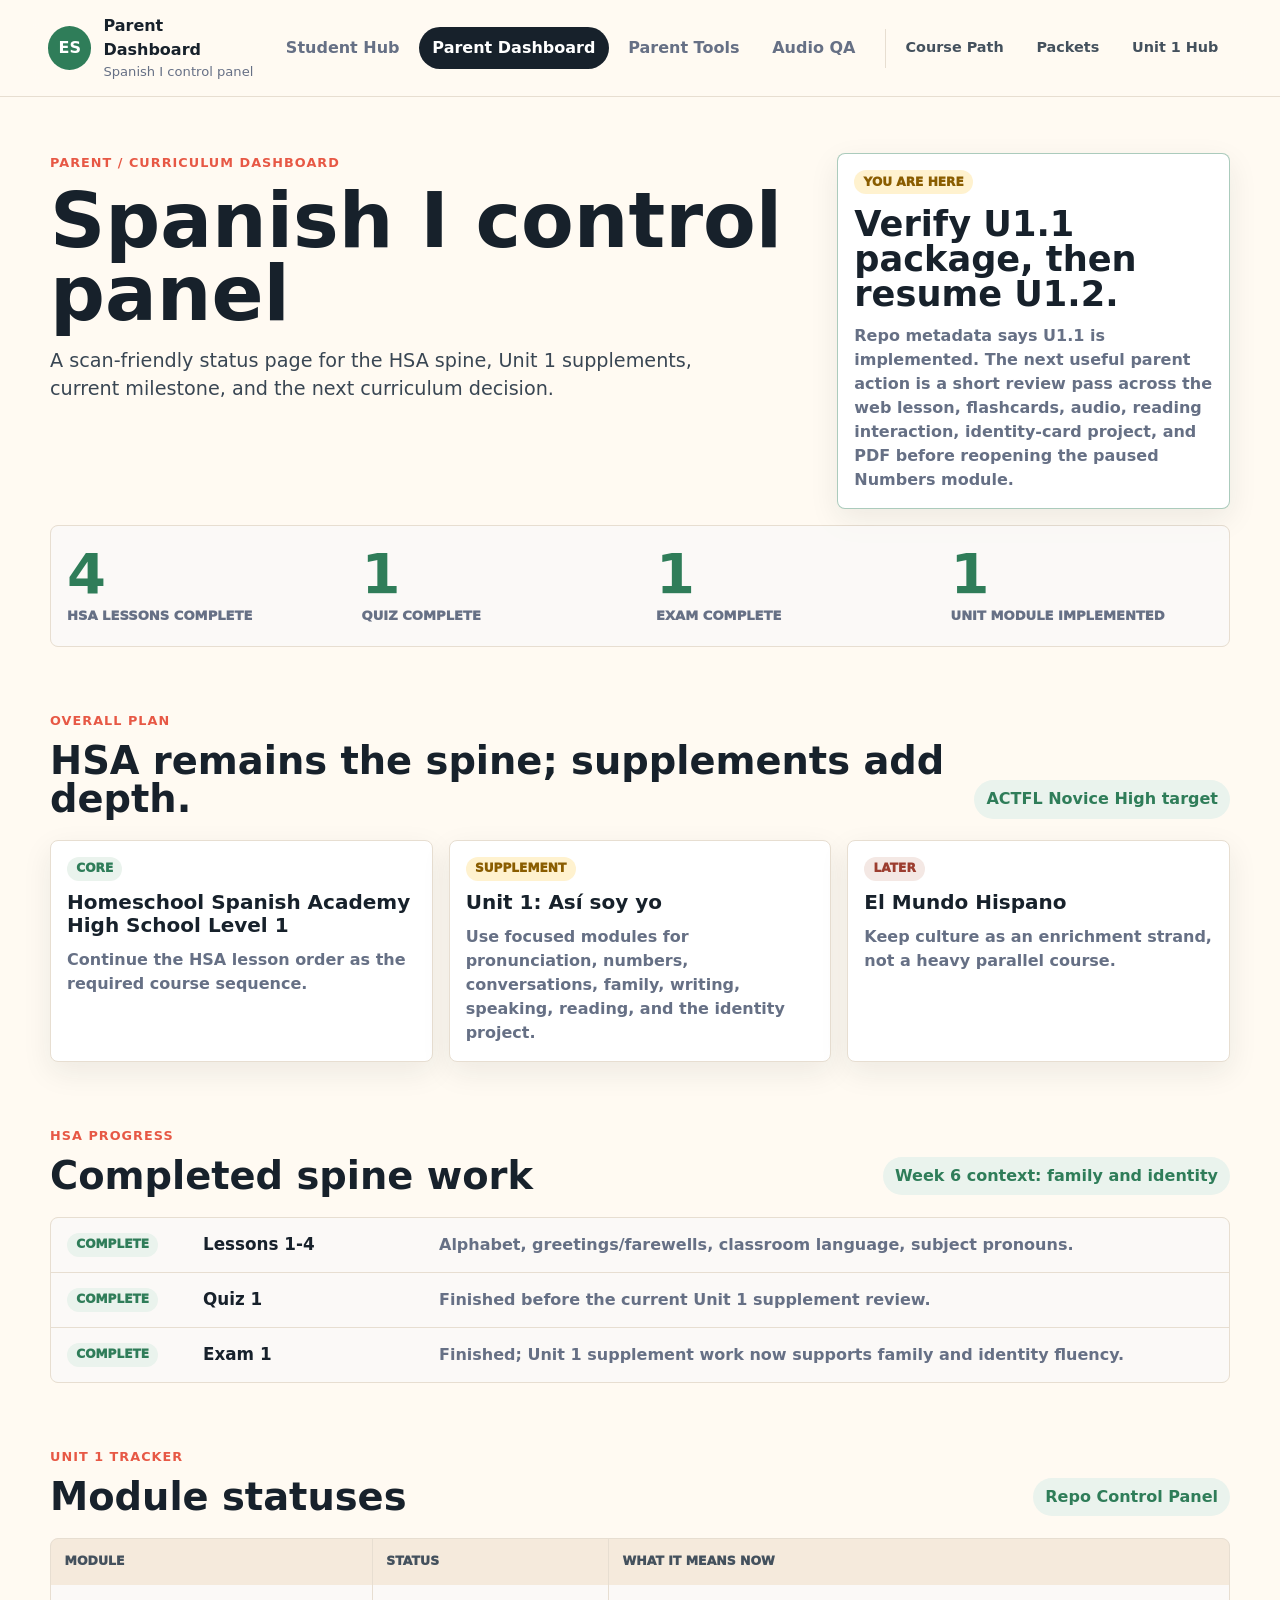
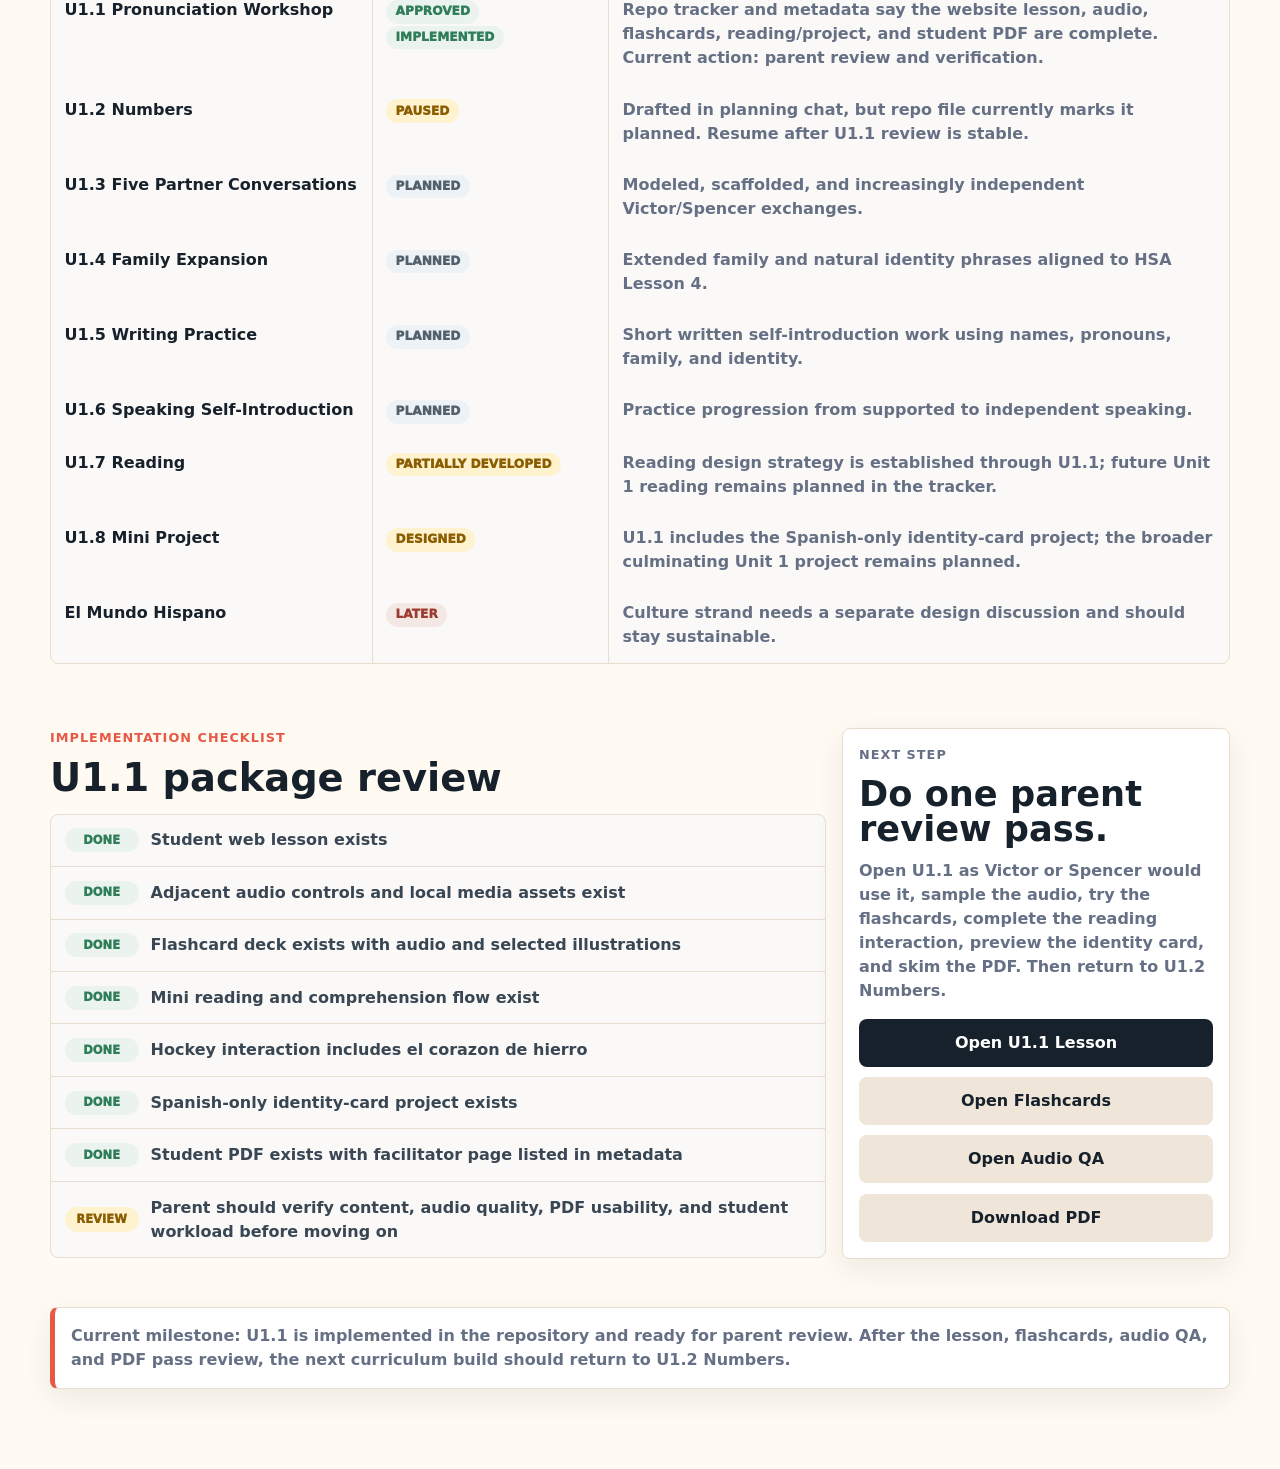
<file: parent-dashboard.html>
<!doctype html>
<html lang="en">
  <head>
    <meta charset="utf-8">
    <meta name="viewport" content="width=device-width, initial-scale=1">
    <title>Parent Curriculum Dashboard | Claire's Spanish Hub</title>
    <link rel="stylesheet" href="styles.css">
    <link rel="stylesheet" href="parent-dashboard.css">
  </head>
  <body>
    <header class="topbar">
      <a class="brand" href="./" aria-label="Claire's Spanish Hub home">
        <span class="brand-mark">ES</span>
        <span>
          <strong>Parent Dashboard</strong>
          <small>Spanish I control panel</small>
        </span>
      </a>
      <nav class="site-nav" aria-label="Parent navigation">
        <a href="./#current">Student Hub</a>
        <a href="parent-dashboard.html" aria-current="page">Parent Dashboard</a>
        <a href="admin.html">Parent Tools</a>
        <a href="lessons/audio-review.html">Audio QA</a>
      </nav>
      <nav class="utility-nav" aria-label="Course shortcuts">
        <a href="./#path">Course Path</a>
        <a href="./#materials">Packets</a>
        <a href="lessons/">Unit 1 Hub</a>
      </nav>
    </header>

    <main class="dashboard-main">
      <section class="dashboard-header">
        <div>
          <p class="eyebrow">Parent / Curriculum Dashboard</p>
          <h1>Spanish I control panel</h1>
          <p class="dashboard-lede">A scan-friendly status page for the HSA spine, Unit 1 supplements, current milestone, and the next curriculum decision.</p>
        </div>
        <aside class="you-are-here" aria-label="You are here">
          <span class="status-chip status-progress">You are here</span>
          <h2>Verify U1.1 package, then resume U1.2.</h2>
          <p>Repo metadata says U1.1 is implemented. The next useful parent action is a short review pass across the web lesson, flashcards, audio, reading interaction, identity-card project, and PDF before reopening the paused Numbers module.</p>
        </aside>
      </section>

      <section class="dashboard-band" aria-label="Progress summary">
        <div class="summary-stat">
          <strong>4</strong>
          <span>HSA lessons complete</span>
        </div>
        <div class="summary-stat">
          <strong>1</strong>
          <span>Quiz complete</span>
        </div>
        <div class="summary-stat">
          <strong>1</strong>
          <span>Exam complete</span>
        </div>
        <div class="summary-stat">
          <strong>1</strong>
          <span>Unit module implemented</span>
        </div>
      </section>

      <section class="dashboard-section">
        <div class="section-heading">
          <div>
            <p class="eyebrow">Overall Plan</p>
            <h2>HSA remains the spine; supplements add depth.</h2>
          </div>
          <span class="count">ACTFL Novice High target</span>
        </div>
        <div class="plan-grid">
          <article>
            <span class="status-chip status-approved">Core</span>
            <h3>Homeschool Spanish Academy High School Level 1</h3>
            <p>Continue the HSA lesson order as the required course sequence.</p>
          </article>
          <article>
            <span class="status-chip status-progress">Supplement</span>
            <h3>Unit 1: Así soy yo</h3>
            <p>Use focused modules for pronunciation, numbers, conversations, family, writing, speaking, reading, and the identity project.</p>
          </article>
          <article>
            <span class="status-chip status-later">Later</span>
            <h3>El Mundo Hispano</h3>
            <p>Keep culture as an enrichment strand, not a heavy parallel course.</p>
          </article>
        </div>
      </section>

      <section class="dashboard-section">
        <div class="section-heading">
          <div>
            <p class="eyebrow">HSA Progress</p>
            <h2>Completed spine work</h2>
          </div>
          <span class="count">Week 6 context: family and identity</span>
        </div>
        <div class="hsa-list">
          <div><span class="status-chip status-approved">Complete</span><strong>Lessons 1-4</strong><p>Alphabet, greetings/farewells, classroom language, subject pronouns.</p></div>
          <div><span class="status-chip status-approved">Complete</span><strong>Quiz 1</strong><p>Finished before the current Unit 1 supplement review.</p></div>
          <div><span class="status-chip status-approved">Complete</span><strong>Exam 1</strong><p>Finished; Unit 1 supplement work now supports family and identity fluency.</p></div>
        </div>
      </section>

      <section class="dashboard-section">
        <div class="section-heading">
          <div>
            <p class="eyebrow">Unit 1 Tracker</p>
            <h2>Module statuses</h2>
          </div>
          <a class="count" href="curriculum/CONTROL-PANEL.md">Repo Control Panel</a>
        </div>
        <div class="module-table" role="table" aria-label="Unit 1 module statuses">
          <div class="module-row module-head" role="row">
            <span role="columnheader">Module</span>
            <span role="columnheader">Status</span>
            <span role="columnheader">What it means now</span>
          </div>
          <div class="module-row" role="row">
            <strong role="cell">U1.1 Pronunciation Workshop</strong>
            <span role="cell"><span class="status-chip status-approved">Approved</span> <span class="status-chip status-approved">Implemented</span></span>
            <p role="cell">Repo tracker and metadata say the website lesson, audio, flashcards, reading/project, and student PDF are complete. Current action: parent review and verification.</p>
          </div>
          <div class="module-row" role="row">
            <strong role="cell">U1.2 Numbers</strong>
            <span role="cell"><span class="status-chip status-progress">Paused</span></span>
            <p role="cell">Drafted in planning chat, but repo file currently marks it planned. Resume after U1.1 review is stable.</p>
          </div>
          <div class="module-row" role="row">
            <strong role="cell">U1.3 Five Partner Conversations</strong>
            <span role="cell"><span class="status-chip status-planned">Planned</span></span>
            <p role="cell">Modeled, scaffolded, and increasingly independent Victor/Spencer exchanges.</p>
          </div>
          <div class="module-row" role="row">
            <strong role="cell">U1.4 Family Expansion</strong>
            <span role="cell"><span class="status-chip status-planned">Planned</span></span>
            <p role="cell">Extended family and natural identity phrases aligned to HSA Lesson 4.</p>
          </div>
          <div class="module-row" role="row">
            <strong role="cell">U1.5 Writing Practice</strong>
            <span role="cell"><span class="status-chip status-planned">Planned</span></span>
            <p role="cell">Short written self-introduction work using names, pronouns, family, and identity.</p>
          </div>
          <div class="module-row" role="row">
            <strong role="cell">U1.6 Speaking Self-Introduction</strong>
            <span role="cell"><span class="status-chip status-planned">Planned</span></span>
            <p role="cell">Practice progression from supported to independent speaking.</p>
          </div>
          <div class="module-row" role="row">
            <strong role="cell">U1.7 Reading</strong>
            <span role="cell"><span class="status-chip status-progress">Partially Developed</span></span>
            <p role="cell">Reading design strategy is established through U1.1; future Unit 1 reading remains planned in the tracker.</p>
          </div>
          <div class="module-row" role="row">
            <strong role="cell">U1.8 Mini Project</strong>
            <span role="cell"><span class="status-chip status-progress">Designed</span></span>
            <p role="cell">U1.1 includes the Spanish-only identity-card project; the broader culminating Unit 1 project remains planned.</p>
          </div>
          <div class="module-row" role="row">
            <strong role="cell">El Mundo Hispano</strong>
            <span role="cell"><span class="status-chip status-later">Later</span></span>
            <p role="cell">Culture strand needs a separate design discussion and should stay sustainable.</p>
          </div>
        </div>
      </section>

      <section class="dashboard-section split-section">
        <div>
          <p class="eyebrow">Implementation Checklist</p>
          <h2>U1.1 package review</h2>
          <ul class="checklist">
            <li><span class="check done">Done</span> Student web lesson exists</li>
            <li><span class="check done">Done</span> Adjacent audio controls and local media assets exist</li>
            <li><span class="check done">Done</span> Flashcard deck exists with audio and selected illustrations</li>
            <li><span class="check done">Done</span> Mini reading and comprehension flow exist</li>
            <li><span class="check done">Done</span> Hockey interaction includes el corazon de hierro</li>
            <li><span class="check done">Done</span> Spanish-only identity-card project exists</li>
            <li><span class="check done">Done</span> Student PDF exists with facilitator page listed in metadata</li>
            <li><span class="check review">Review</span> Parent should verify content, audio quality, PDF usability, and student workload before moving on</li>
          </ul>
        </div>
        <aside class="next-step">
          <p class="eyebrow">Next Step</p>
          <h2>Do one parent review pass.</h2>
          <p>Open U1.1 as Victor or Spencer would use it, sample the audio, try the flashcards, complete the reading interaction, preview the identity card, and skim the PDF. Then return to U1.2 Numbers.</p>
          <div class="dashboard-actions">
            <a class="button primary" href="lessons/u1-1-pronunciation.html">Open U1.1 Lesson</a>
            <a class="button secondary" href="lessons/u1-1-flashcards.html">Open Flashcards</a>
            <a class="button secondary" href="lessons/audio-review.html">Open Audio QA</a>
            <a class="button secondary" href="materials/all-kids/curriculum-01/u1-1-pronunciation-workshop.pdf" download>Download PDF</a>
          </div>
        </aside>
      </section>

      <section class="dashboard-note">
        <p><strong>Current milestone:</strong> U1.1 is implemented in the repository and ready for parent review. After the lesson, flashcards, audio QA, and PDF pass review, the next curriculum build should return to U1.2 Numbers.</p>
      </section>
    </main>
  </body>
</html>
</file>
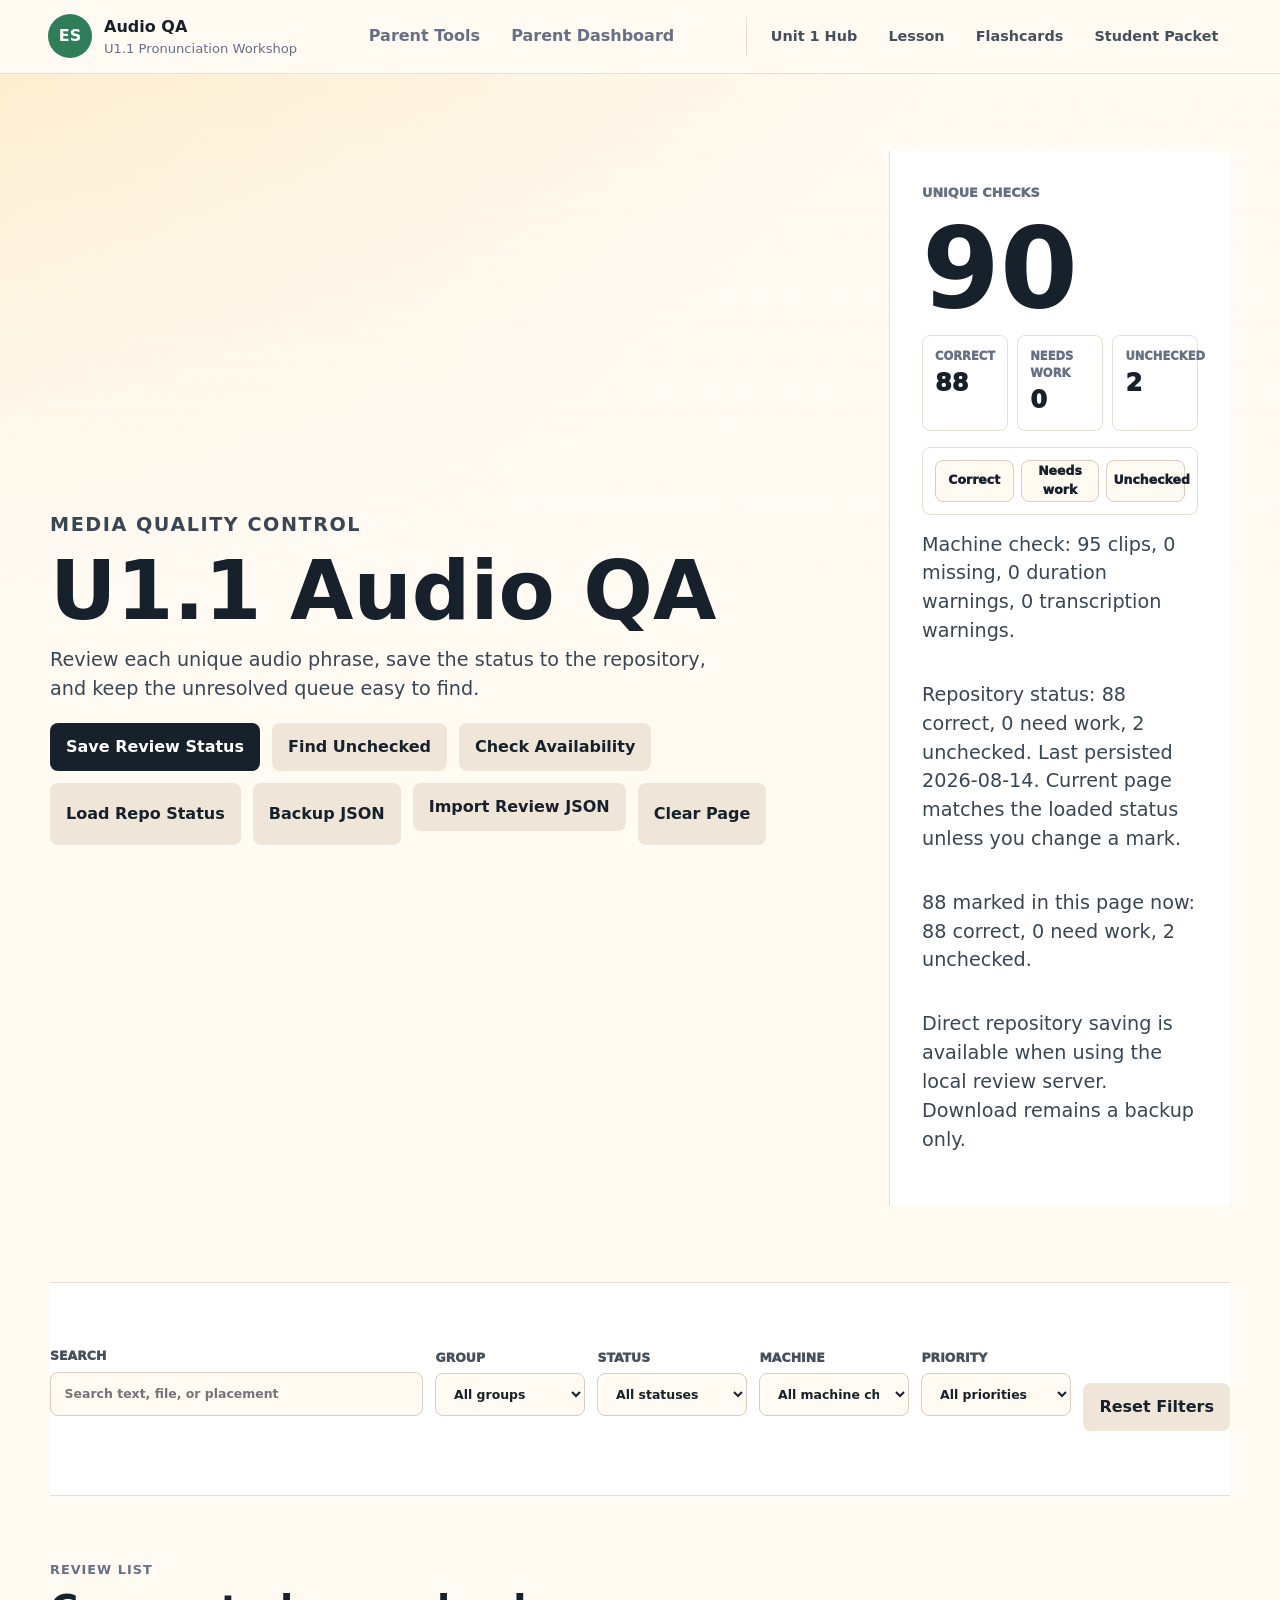
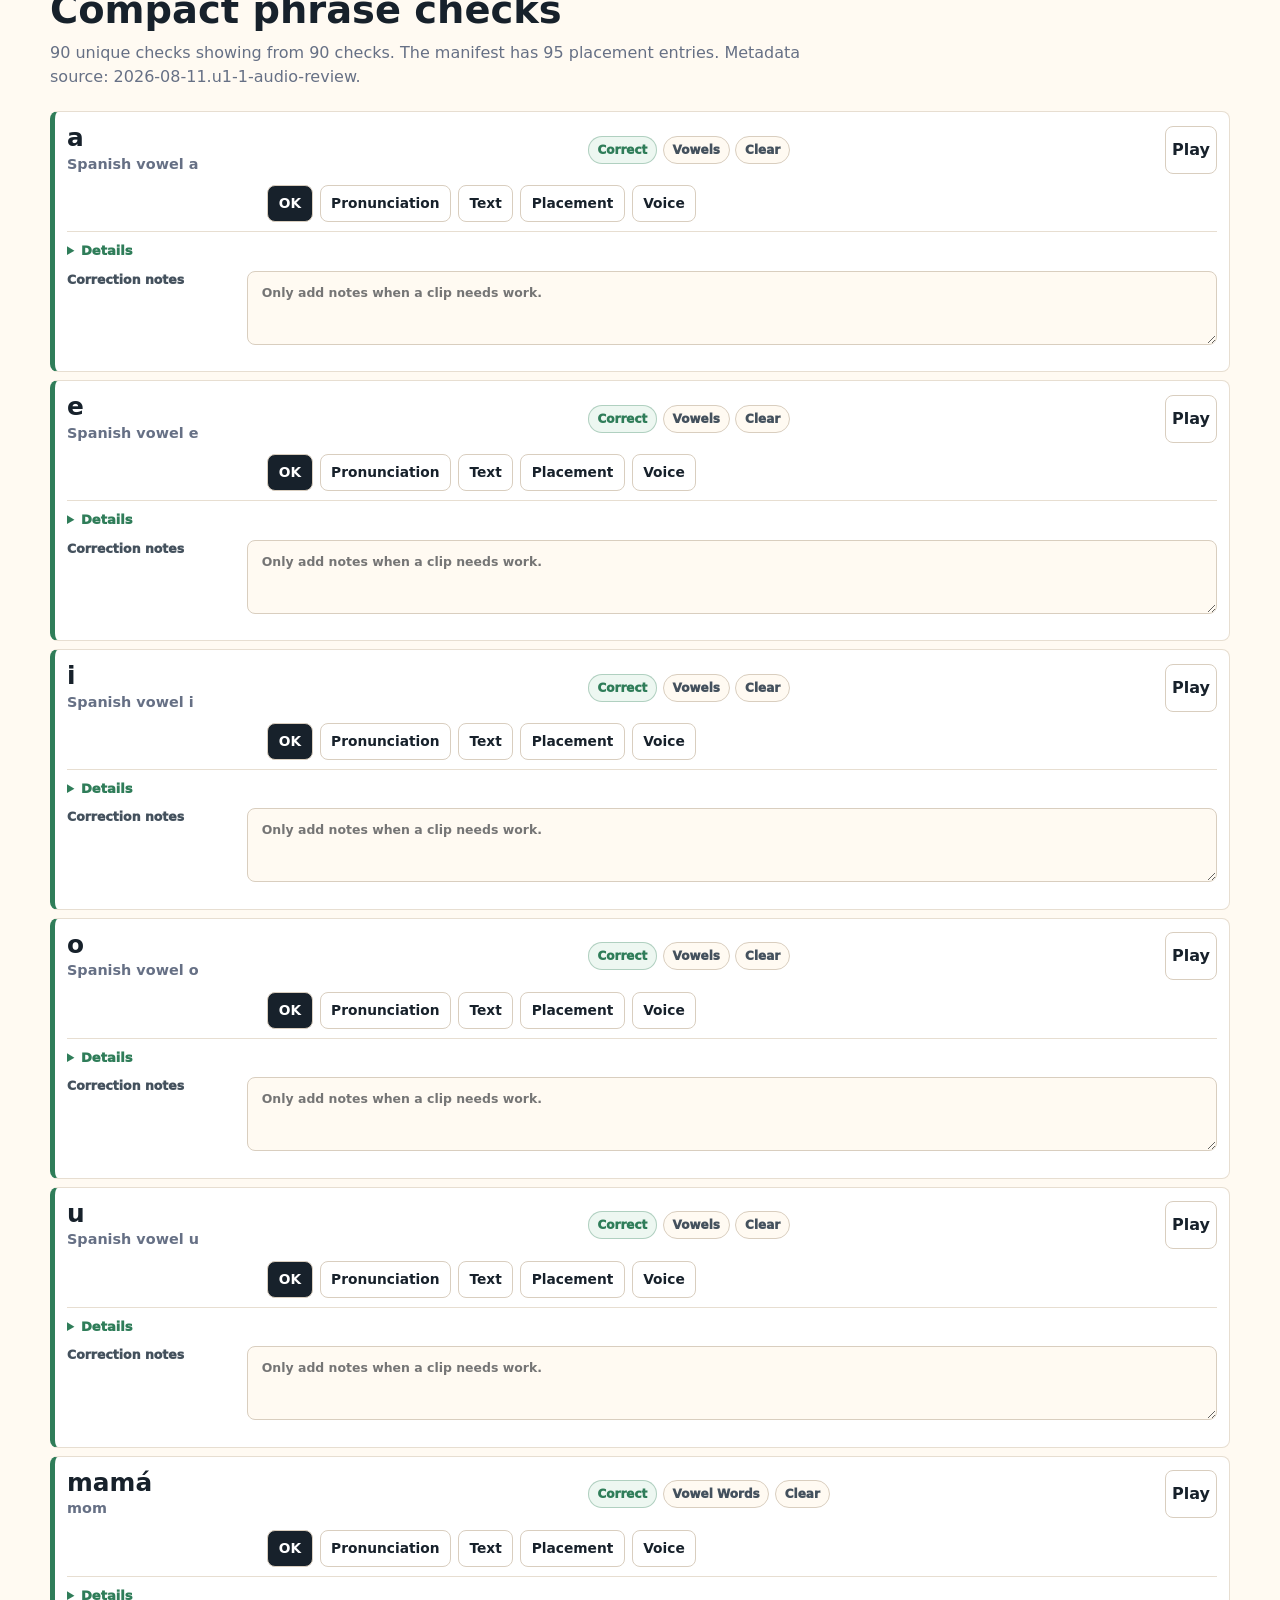
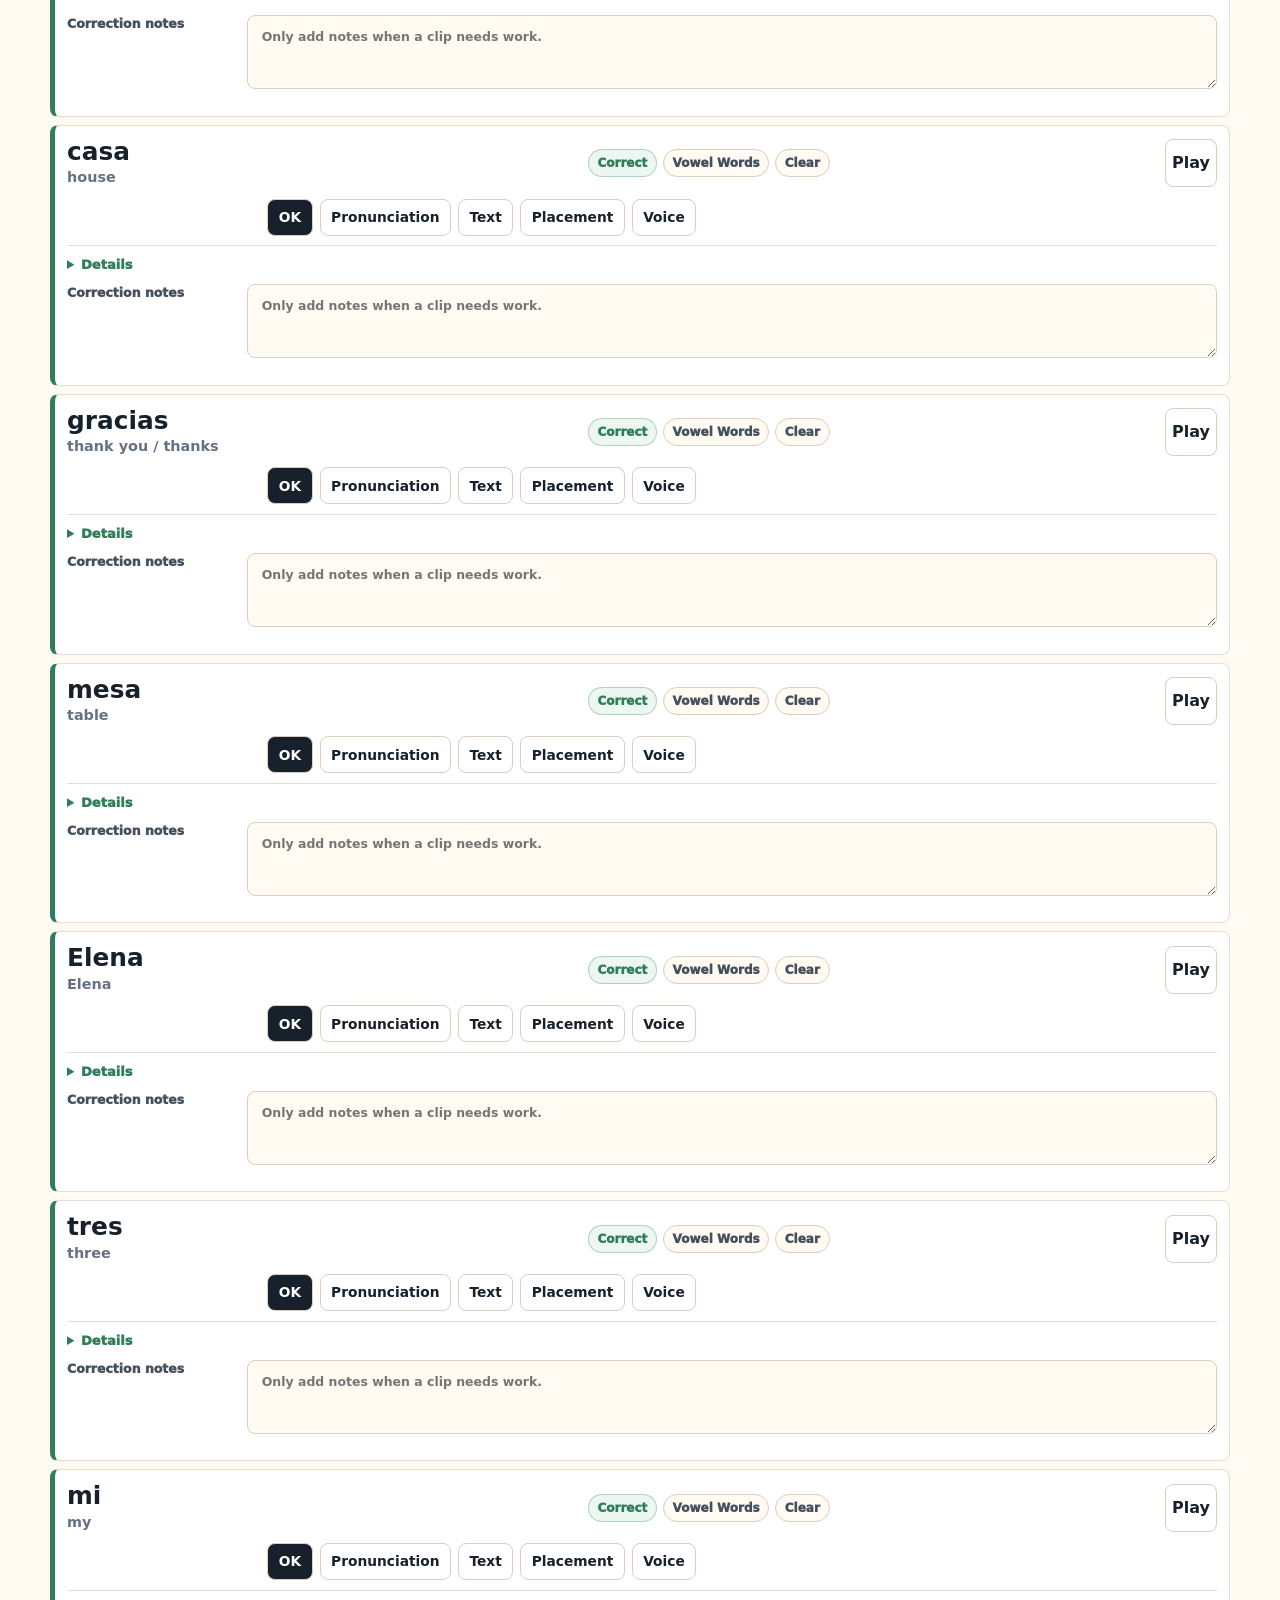
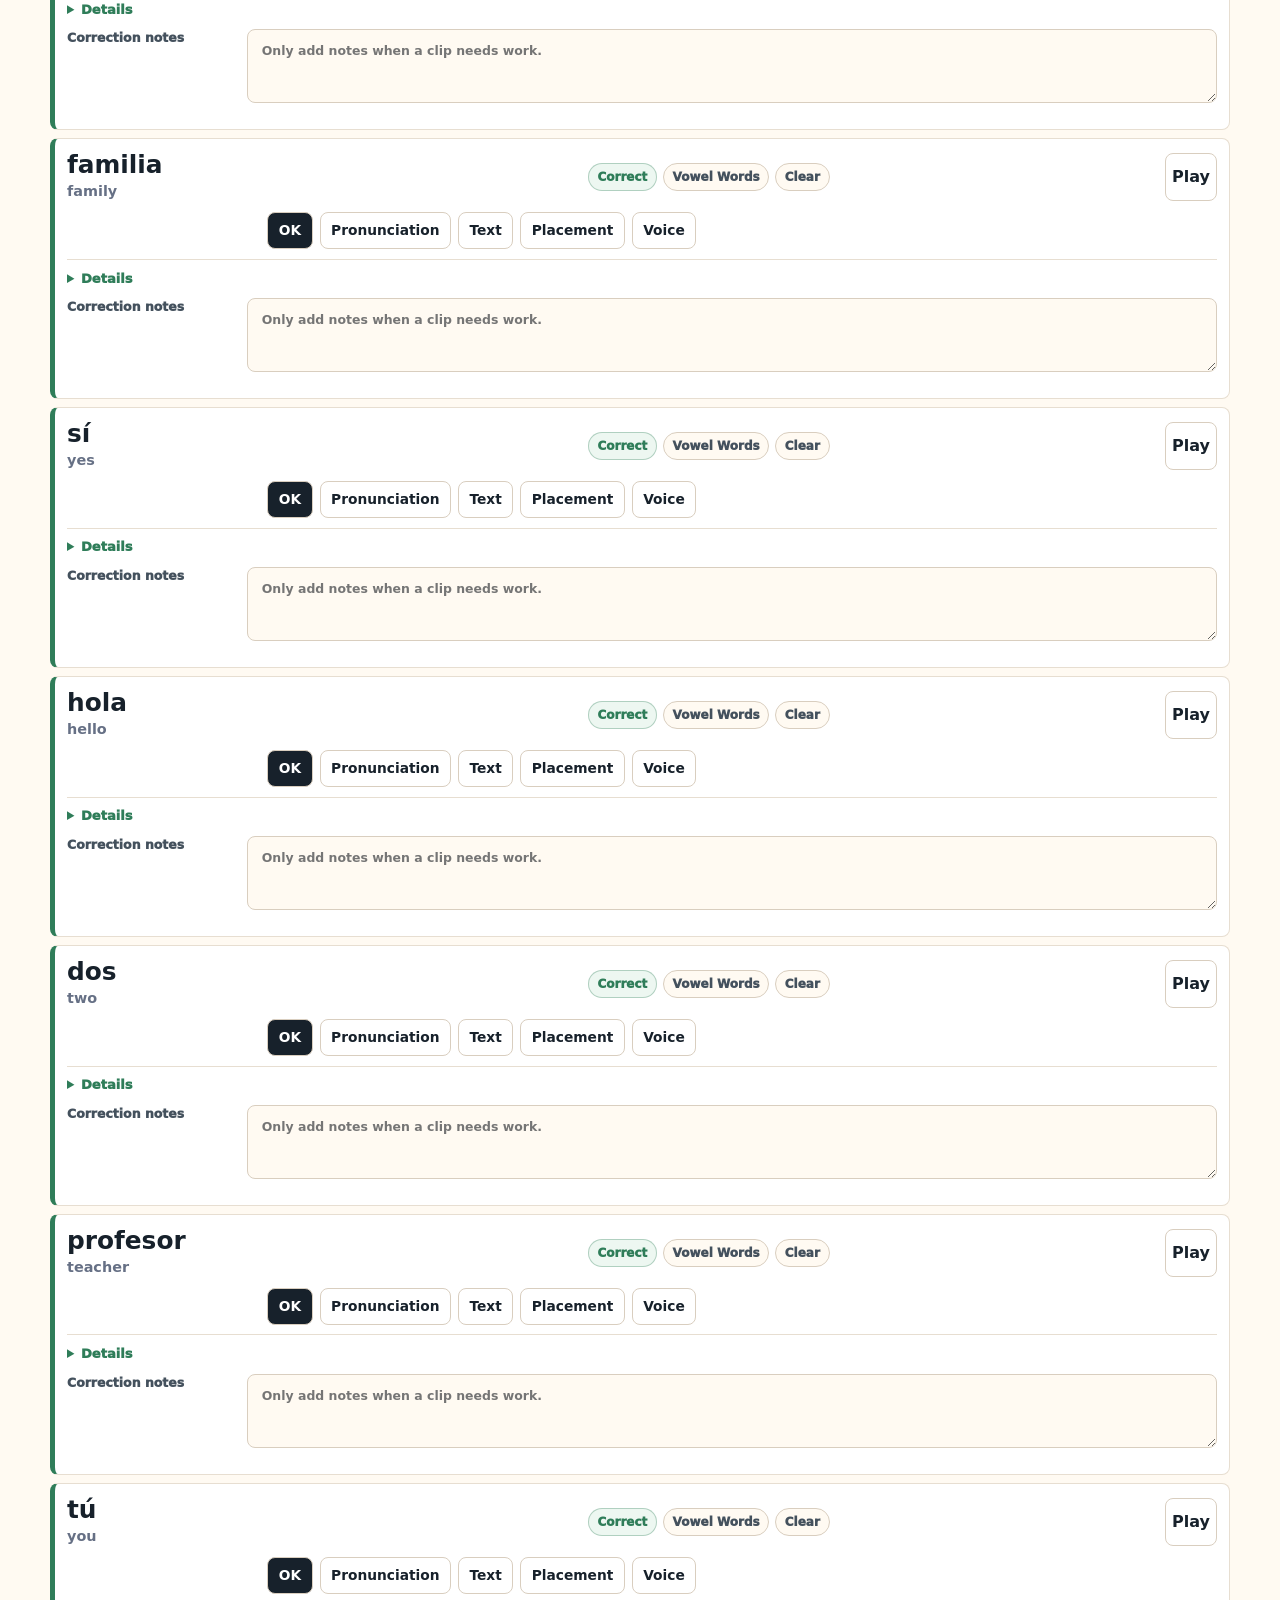
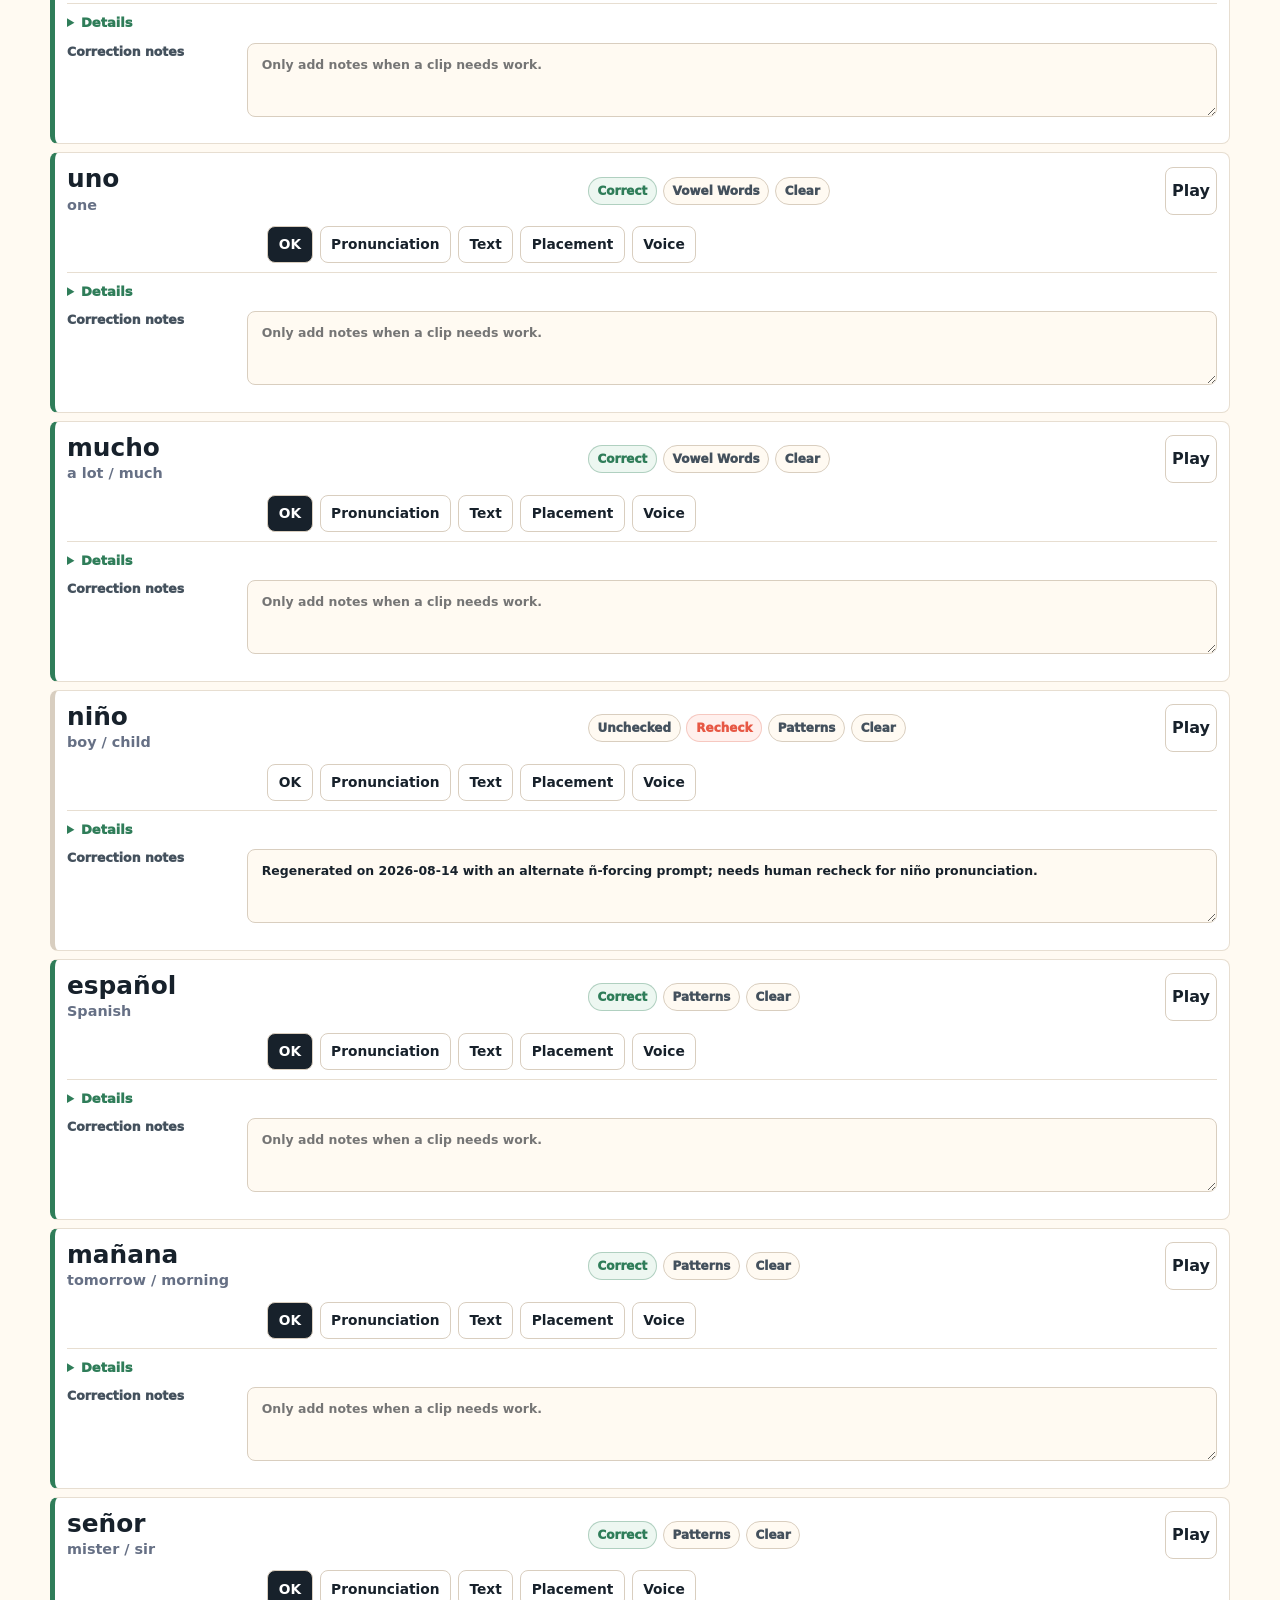
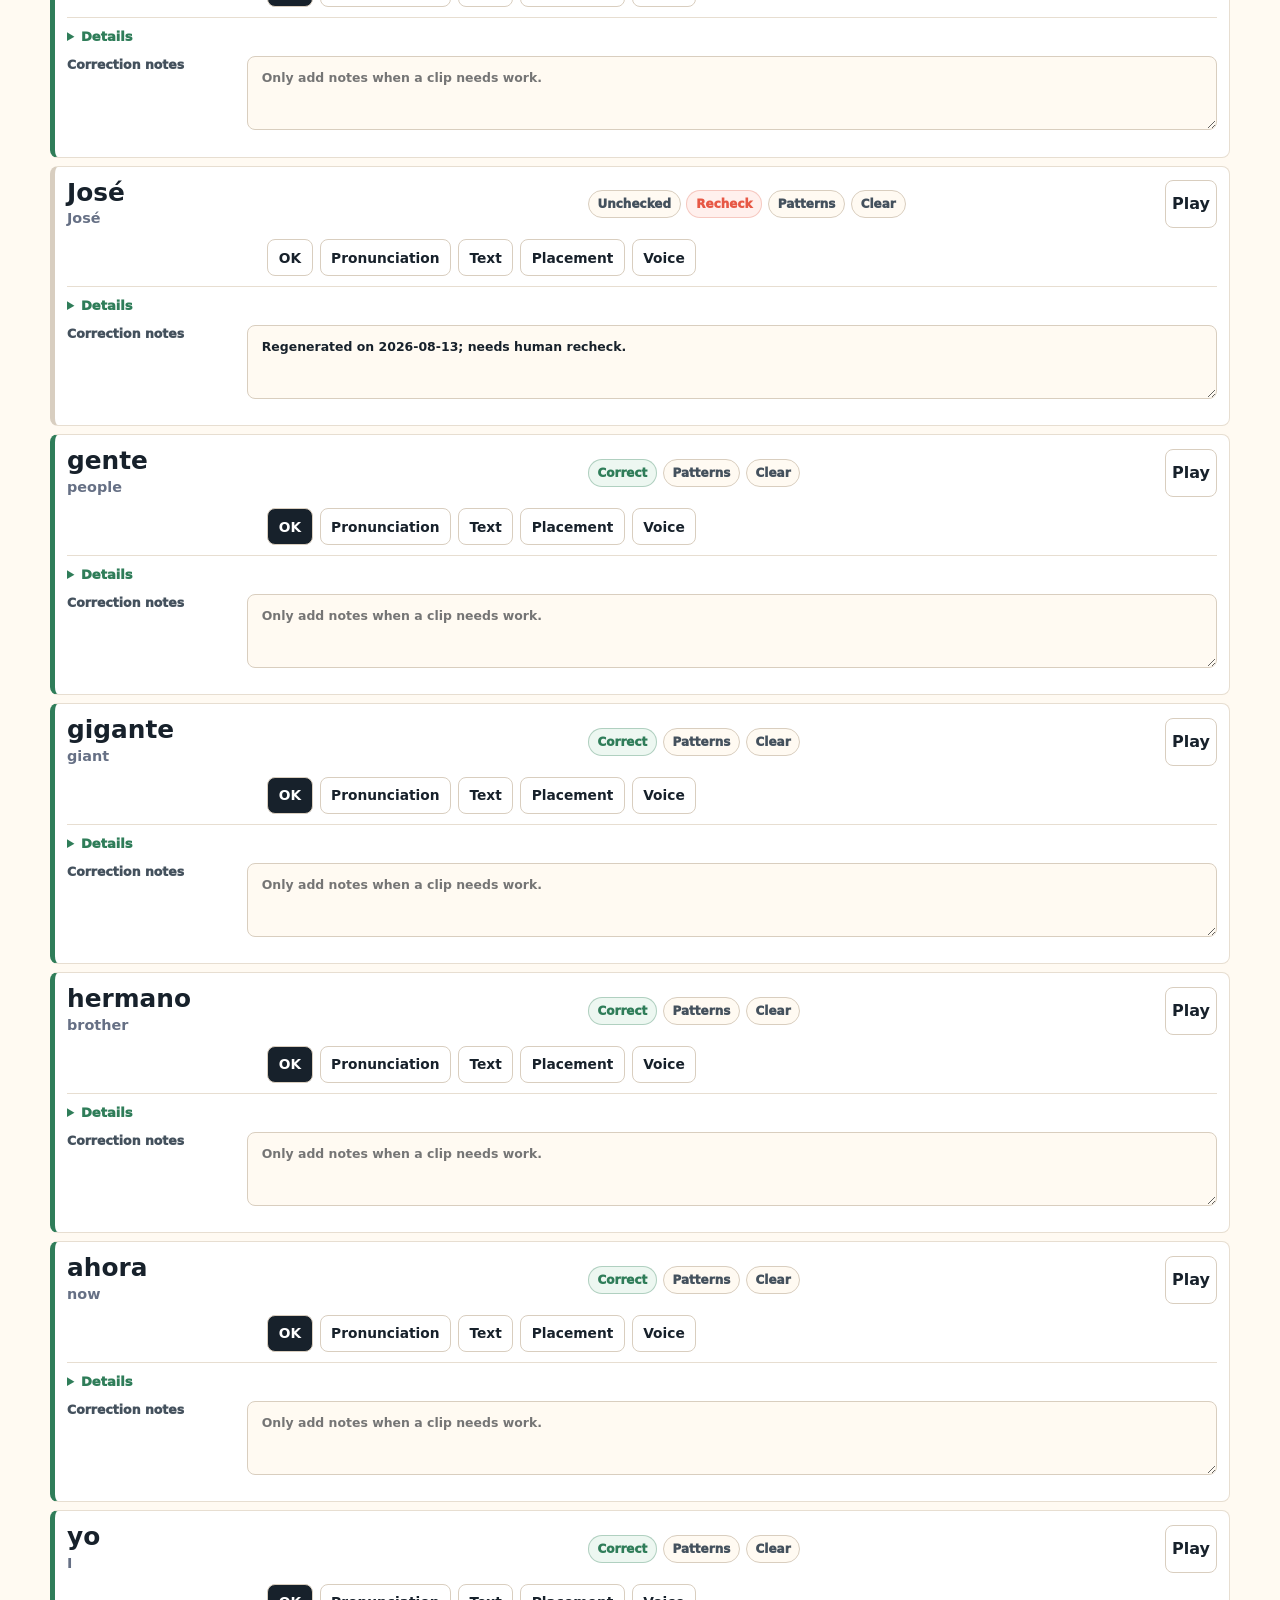
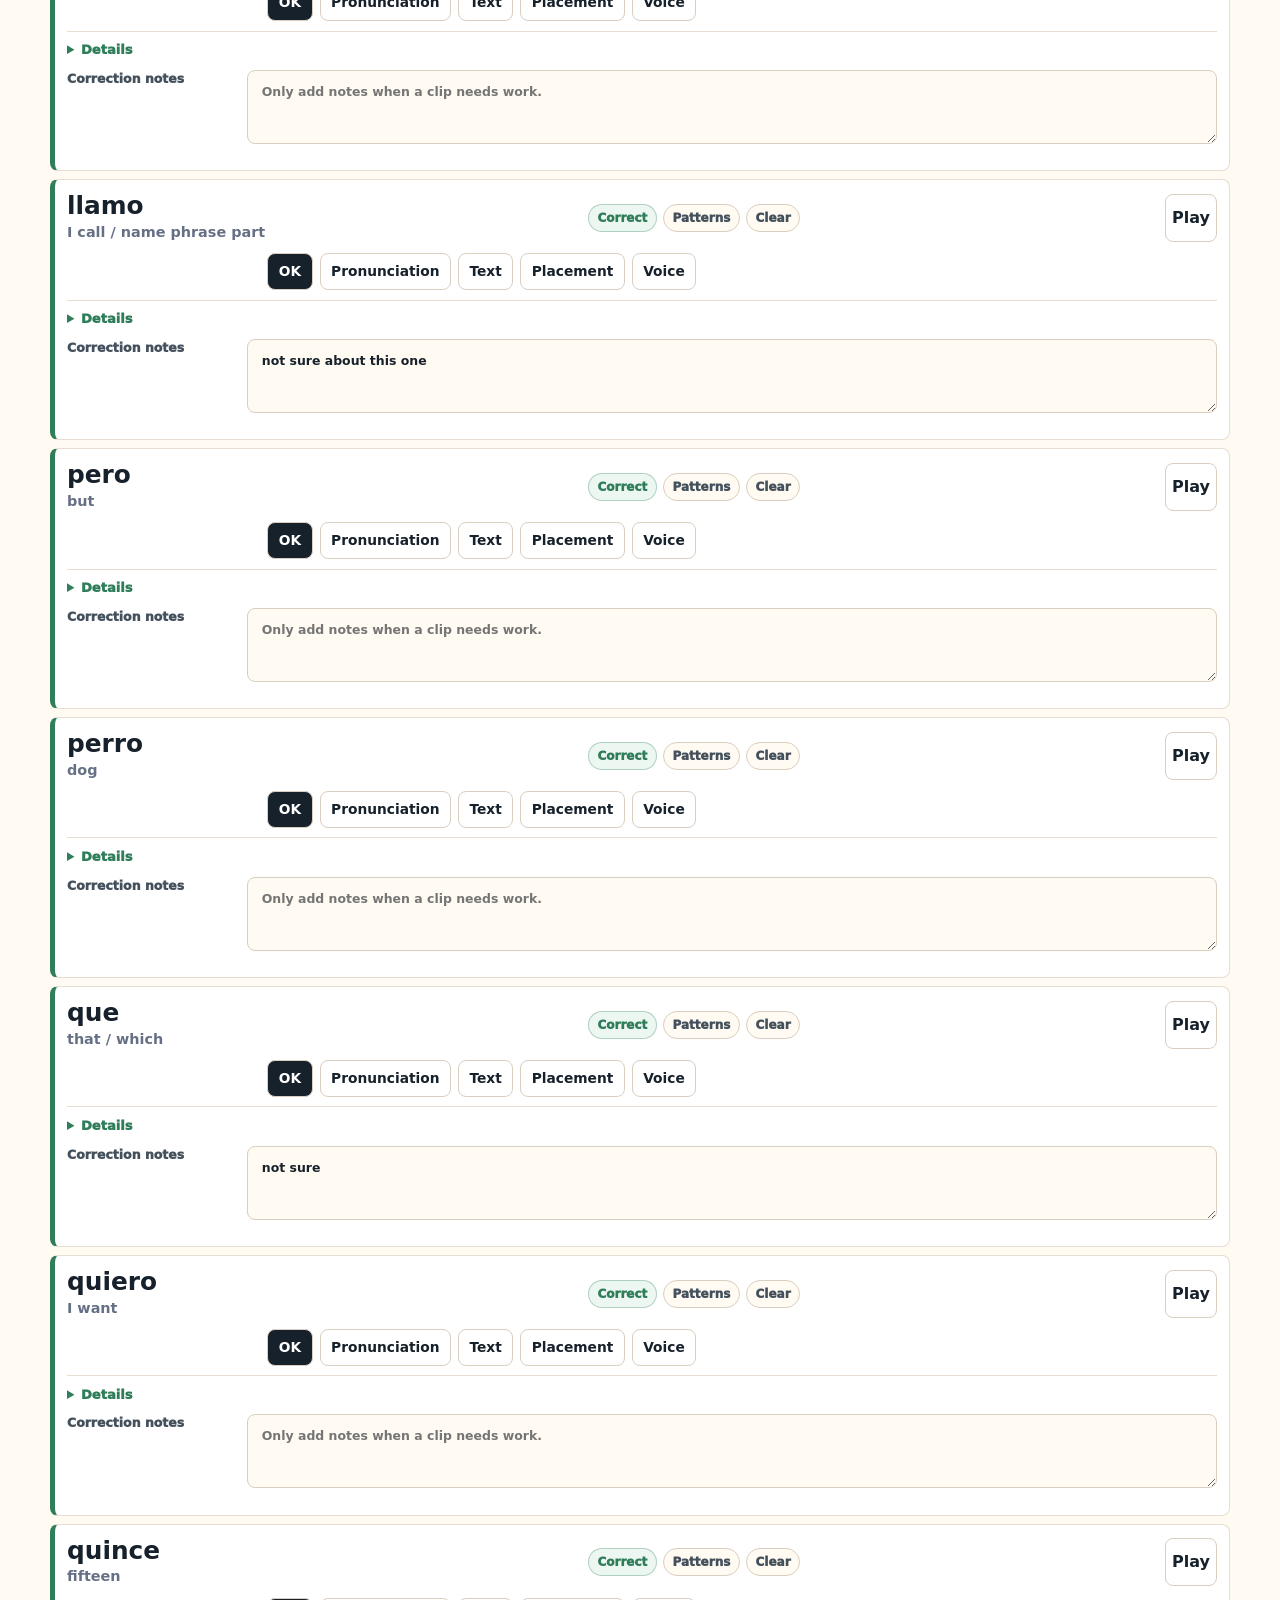
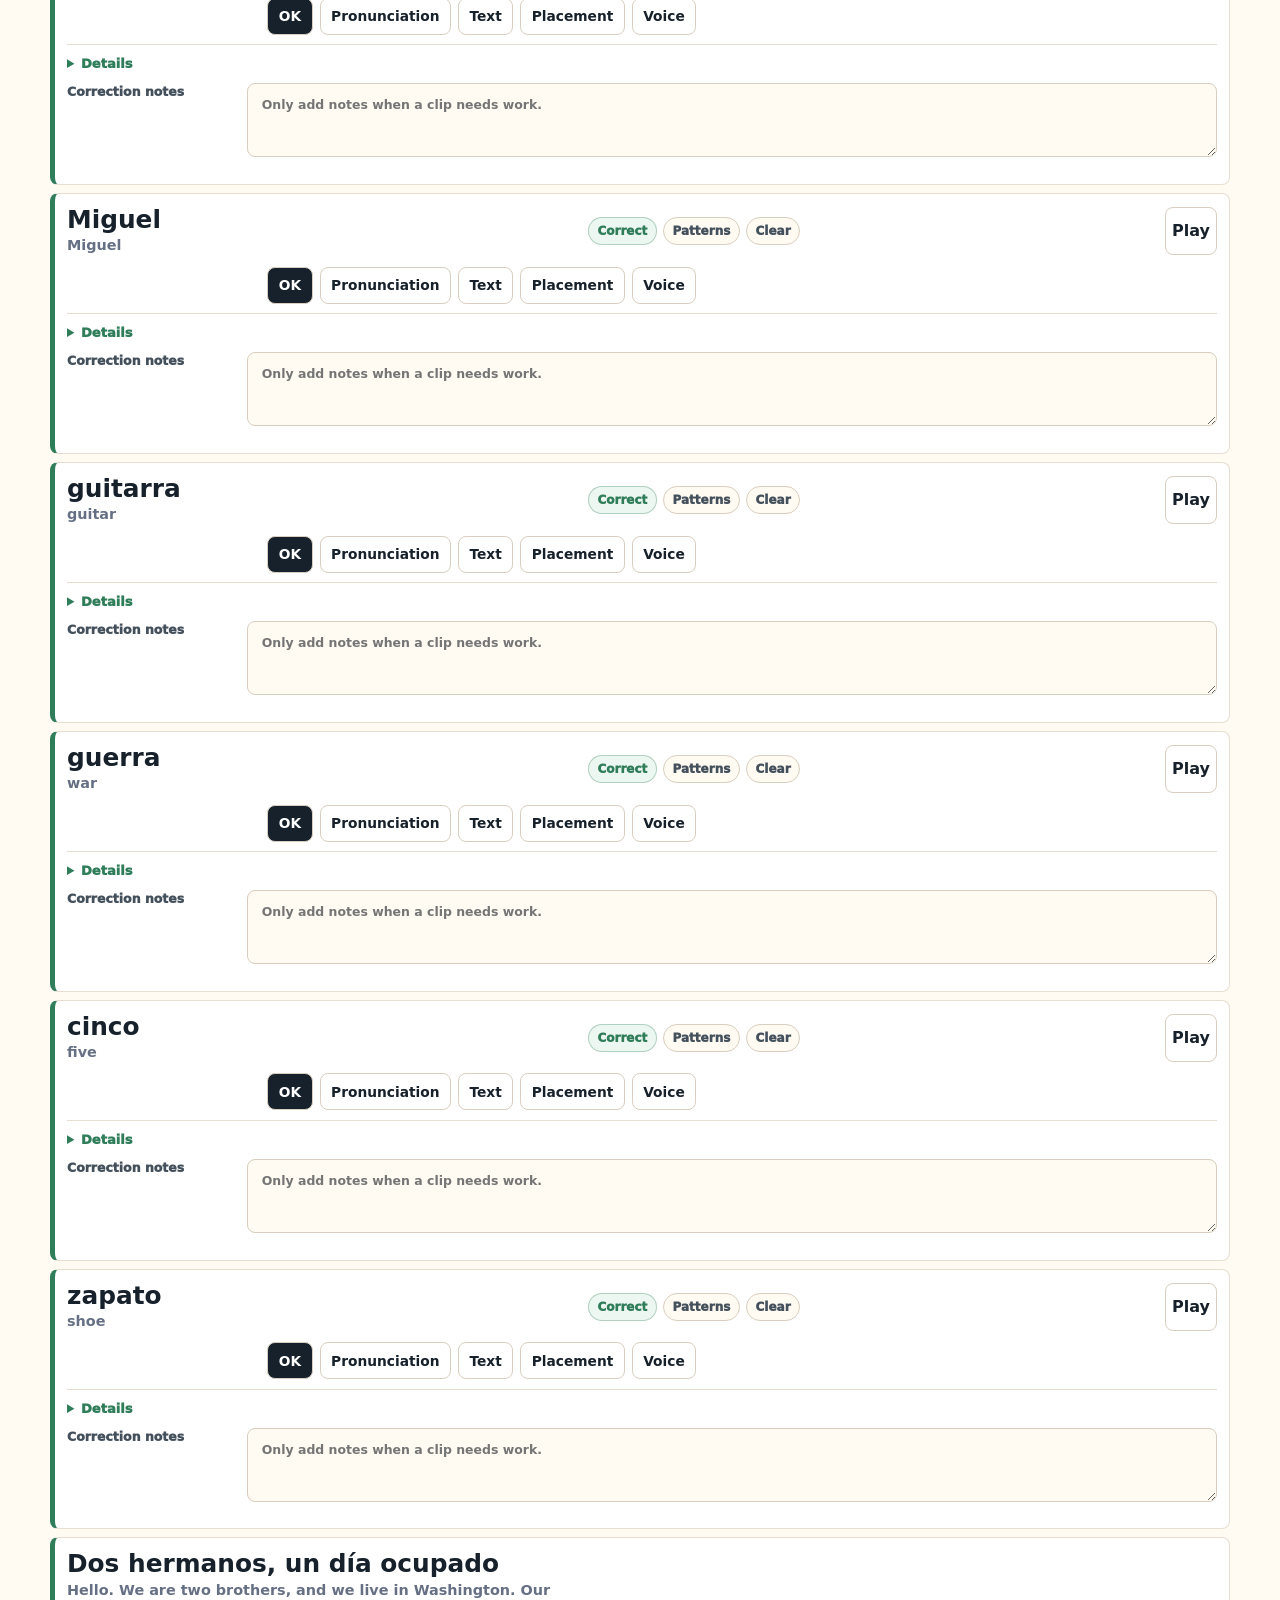
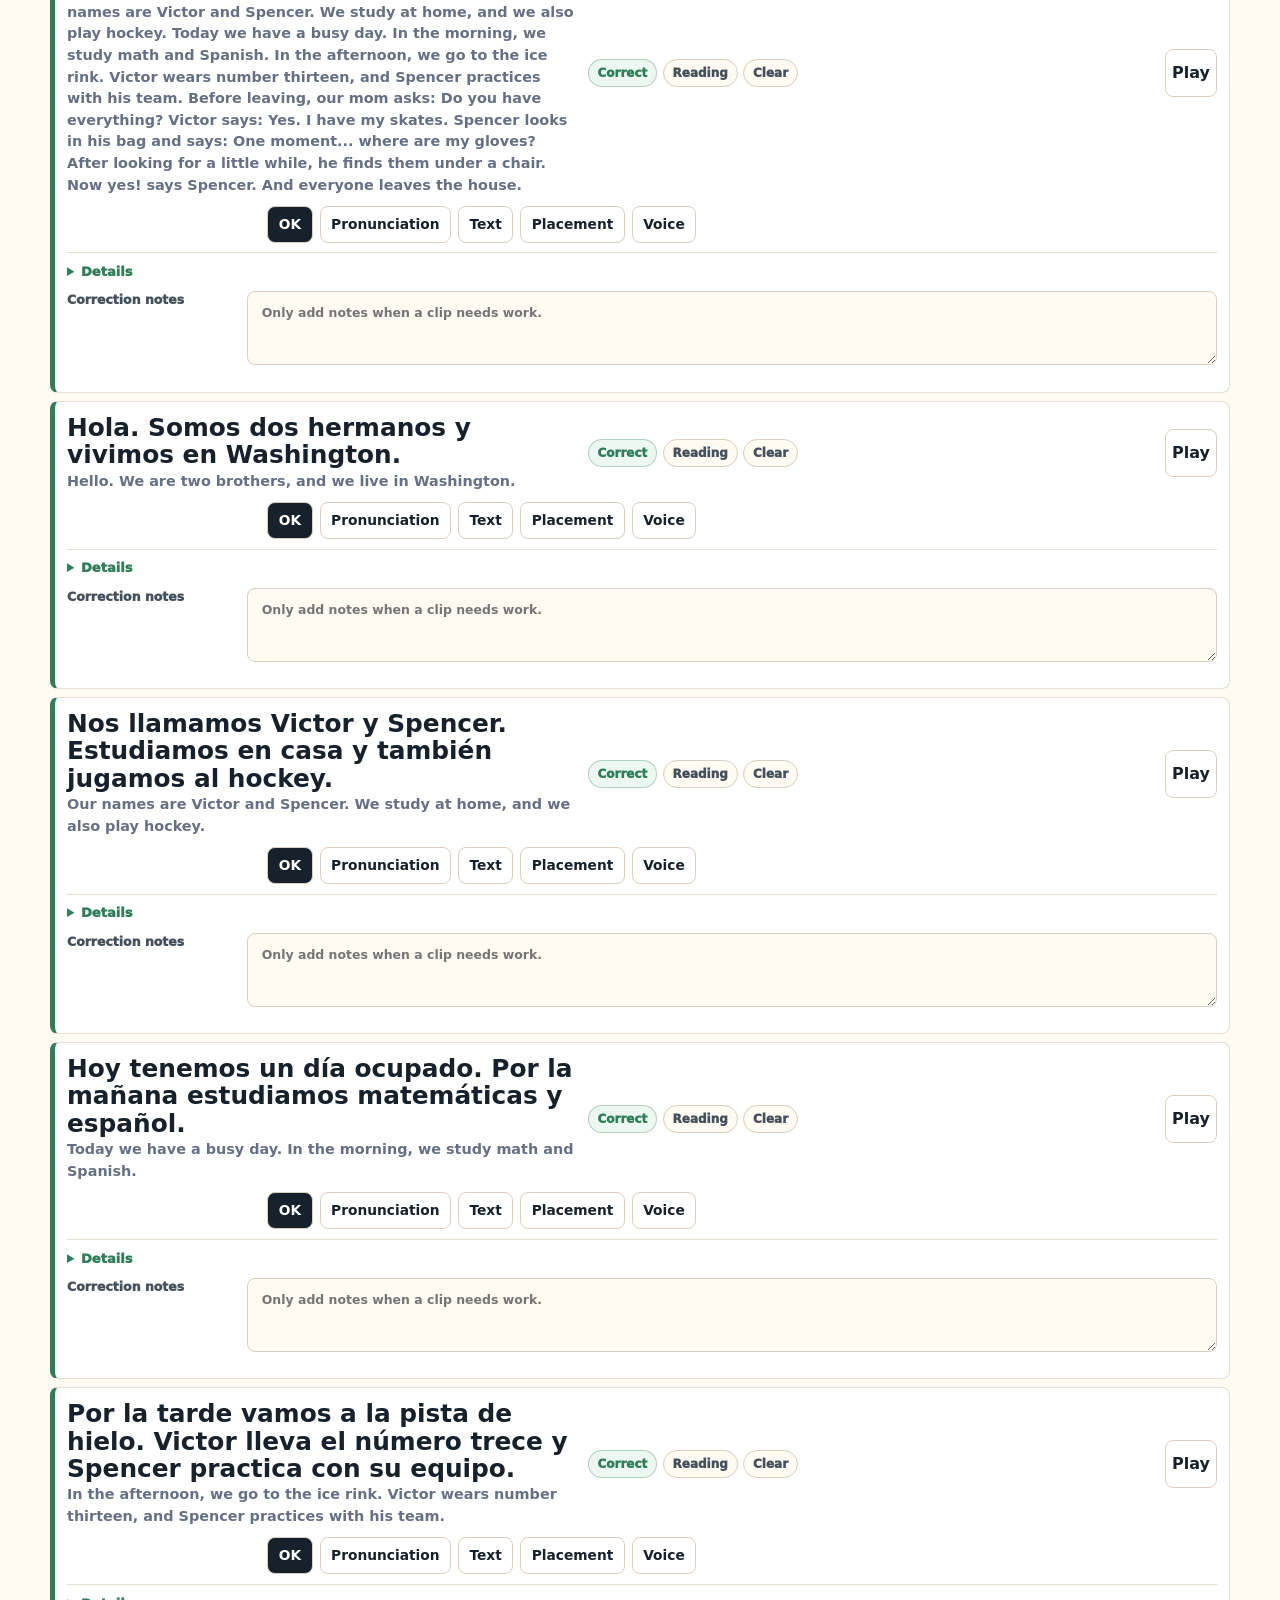
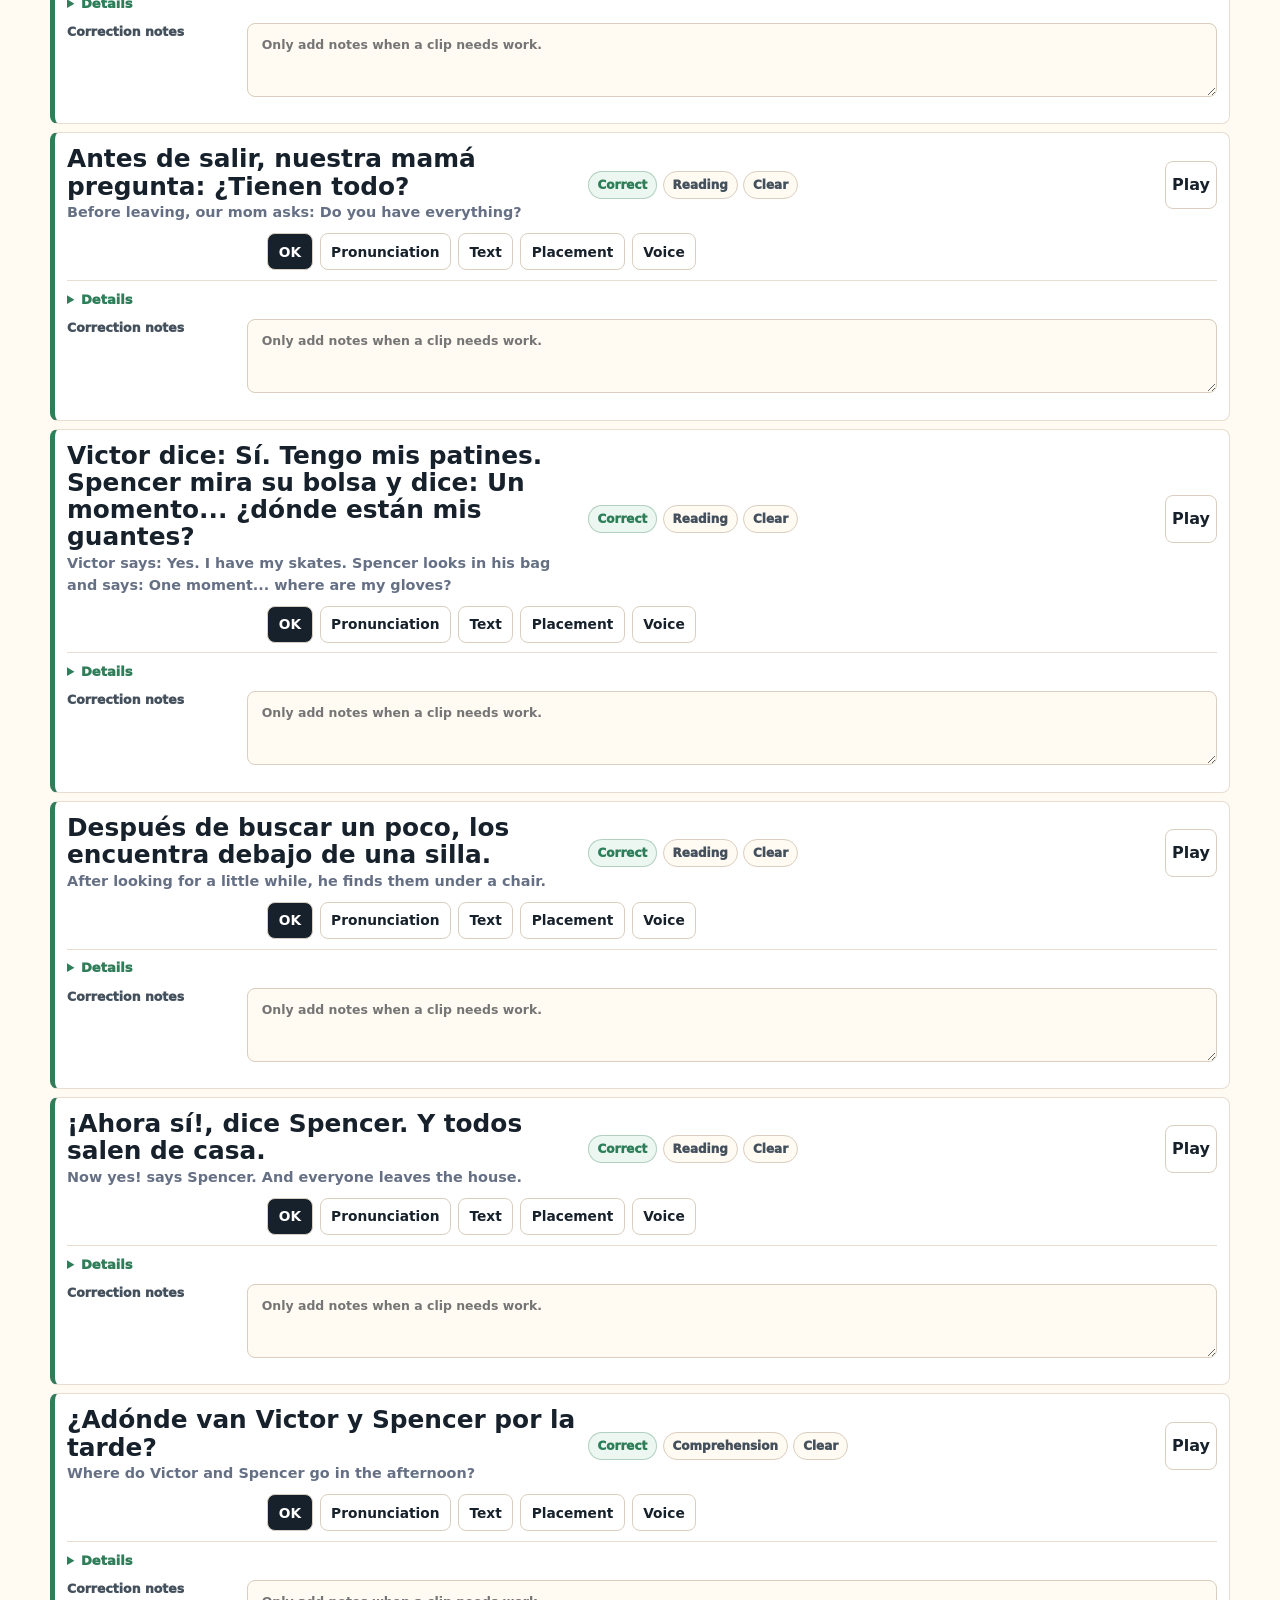
<file: lessons/audio-review.html>
<!doctype html>
<html lang="en">
  <head>
    <meta charset="utf-8">
    <meta name="viewport" content="width=device-width, initial-scale=1">
    <title>U1.1 Audio QA Tool | Claire's Spanish Hub</title>
    <link rel="stylesheet" href="../styles.css">
    <link rel="stylesheet" href="lesson.css">
  </head>
  <body>
    <header class="topbar lesson-topbar">
      <a class="brand" href="../" aria-label="Claire's Spanish Hub home">
        <span class="brand-mark">ES</span>
        <span>
          <strong>Audio QA</strong>
          <small>U1.1 Pronunciation Workshop</small>
        </span>
      </a>
      <nav class="site-nav" aria-label="Parent tool navigation">
        <a href="../admin.html#audio-review">Parent Tools</a>
        <a href="../parent-dashboard.html">Parent Dashboard</a>
      </nav>
      <nav class="utility-nav" aria-label="U1.1 resource navigation">
        <a href="index.html">Unit 1 Hub</a>
        <a href="u1-1-pronunciation.html">Lesson</a>
        <a href="u1-1-flashcards.html">Flashcards</a>
        <a href="../materials/all-kids/curriculum-01/u1-1-pronunciation-workshop.pdf" download>Student Packet</a>
      </nav>
    </header>

    <main class="lesson-main audio-review-app">
      <section class="lesson-hero audio-review-hero">
        <div class="lesson-hero-copy">
          <p class="eyebrow">Media Quality Control</p>
          <h1>U1.1 Audio QA</h1>
          <p>Review each unique audio phrase, save the status to the repository, and keep the unresolved queue easy to find.</p>
          <div class="lesson-actions">
            <button class="button primary" type="button" id="saveReviewFile">Save Review Status</button>
            <button class="button secondary" type="button" id="playUnchecked">Find Unchecked</button>
            <button class="button secondary" type="button" id="runBrowserCheck">Check Availability</button>
            <button class="button secondary" type="button" id="loadRepoStatus">Load Repo Status</button>
            <button class="button secondary quiet-action" type="button" id="exportReview">Backup JSON</button>
            <label class="button secondary import-review-label">Import Review JSON<input id="importReview" type="file" accept="application/json"></label>
            <button class="button secondary quiet-action" type="button" id="resetReview">Clear Page</button>
          </div>
        </div>
        <div class="audio-review-summary" aria-label="Audio review summary">
          <span>Unique checks</span>
          <strong id="totalCount">0</strong>
          <dl>
            <div><dt>Correct</dt><dd id="correctCount">0</dd></div>
            <div><dt>Needs work</dt><dd id="problemCount">0</dd></div>
            <div><dt>Unchecked</dt><dd id="uncheckedCount">0</dd></div>
        </dl>
        <div class="audio-status-jump" aria-label="Review status shortcuts">
          <button type="button" data-status-jump="correct">Correct</button>
          <button type="button" data-status-jump="problem">Needs work</button>
          <button type="button" data-status-jump="unchecked">Unchecked</button>
        </div>
          <p id="machineSummary">Machine report loading...</p>
          <p id="submissionSummary">Submission status loading...</p>
          <p id="saveSummary">Review marks stay in this open page until you save. Use Save Review Status to persist them to the repository JSON.</p>
          <p id="fileSaveSummary">File save status loading...</p>
        </div>
      </section>

      <section class="lesson-band audio-review-controls" aria-label="Audio review filters">
        <label>
          Search
          <input id="audioSearch" type="search" placeholder="Search text, file, or placement">
        </label>
        <label>
          Group
          <select id="groupFilter">
            <option value="all">All groups</option>
          </select>
        </label>
        <label>
          Status
          <select id="statusFilter">
            <option value="all">All statuses</option>
            <option value="unchecked">Unchecked</option>
            <option value="correct">Correct</option>
            <option value="problem">Needs work</option>
          </select>
        </label>
        <label>
          Machine
          <select id="machineFilter">
            <option value="all">All machine checks</option>
            <option value="flagged">Flagged</option>
            <option value="clear">No flags</option>
          </select>
        </label>
        <label>
          Priority
          <select id="priorityFilter">
            <option value="all">All priorities</option>
            <option value="recheck">Recheck roll-up</option>
            <option value="high">High priority</option>
            <option value="normal">Normal priority</option>
          </select>
        </label>
        <button class="button secondary" type="button" id="resetFilters">Reset Filters</button>
      </section>

      <section class="lesson-band audio-review-workspace" aria-label="Audio review list">
        <div class="lesson-heading">
          <p class="eyebrow">Review List</p>
          <h2>Compact phrase checks</h2>
          <p id="reviewMeta">Loading audio metadata...</p>
        </div>
        <div class="audio-review-empty" id="audioReviewEmpty" hidden>
          <h3>No checks match the current filters</h3>
          <p>Reset the filters to show the full U1.1 audio review list.</p>
          <button class="button secondary" type="button" id="resetFiltersEmpty">Reset Filters</button>
        </div>
        <div class="audio-review-list" id="audioReviewList"></div>
      </section>
    </main>

    <footer>
      <p>Review marks are not stored as browser data. Use Save Review Status to persist them into <code>data/media-qa/u1-1-audio-review-submission.json</code>.</p>
    </footer>

    <script src="lesson.js"></script>
    <script src="audio-review.js?v=20260812-compact-status"></script>
  </body>
</html>
</file>
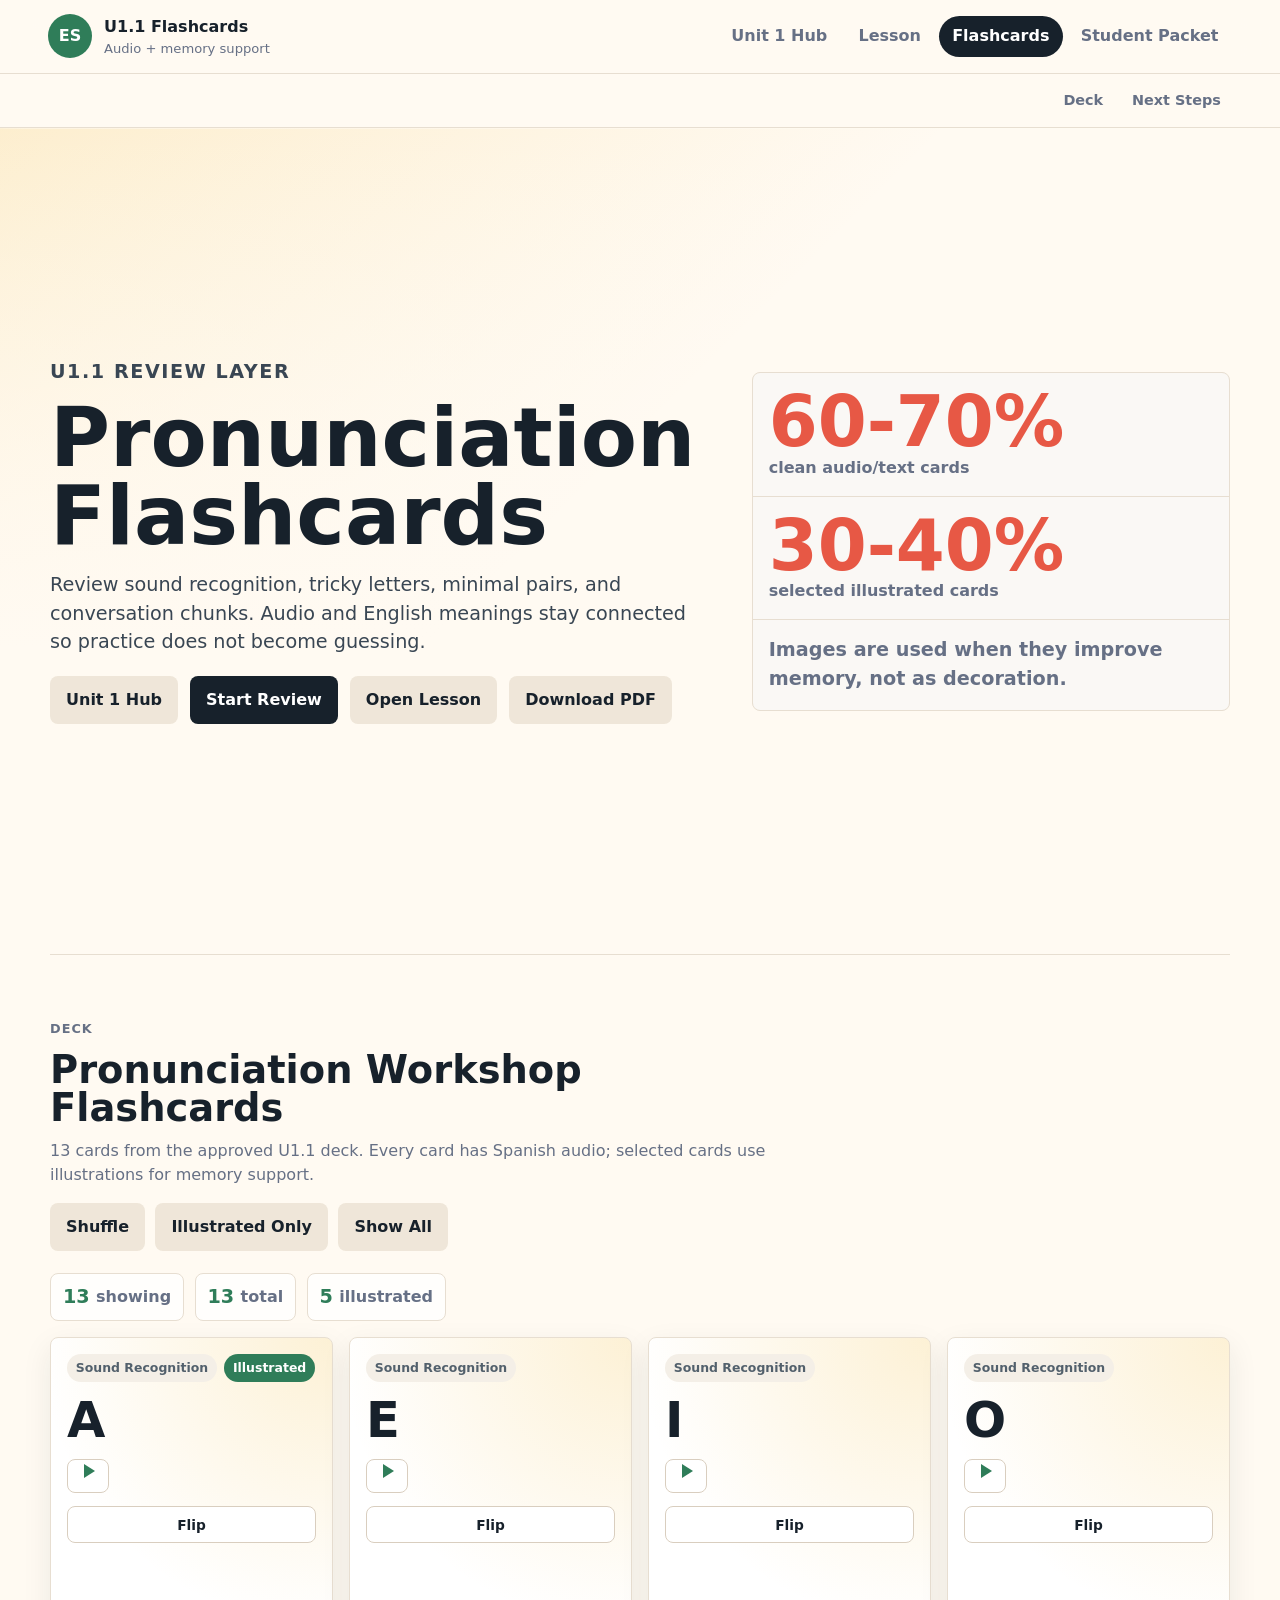
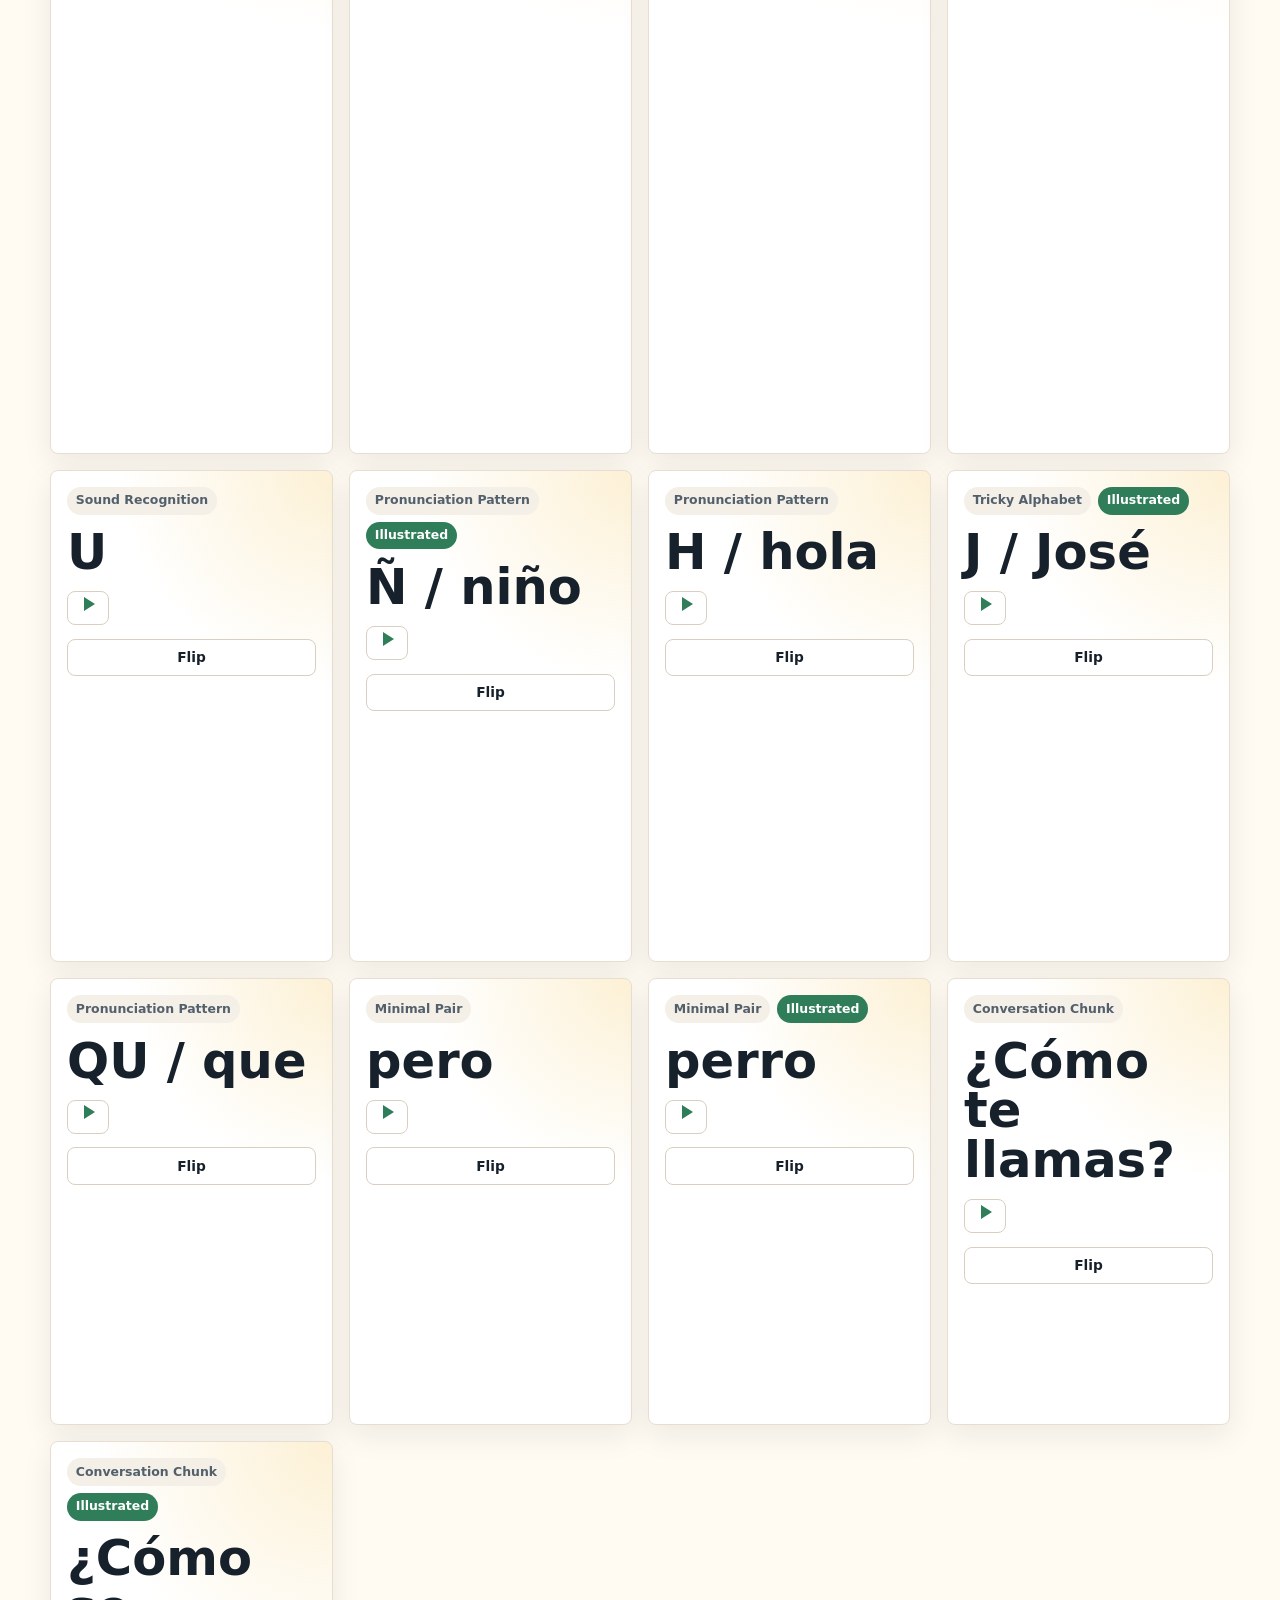
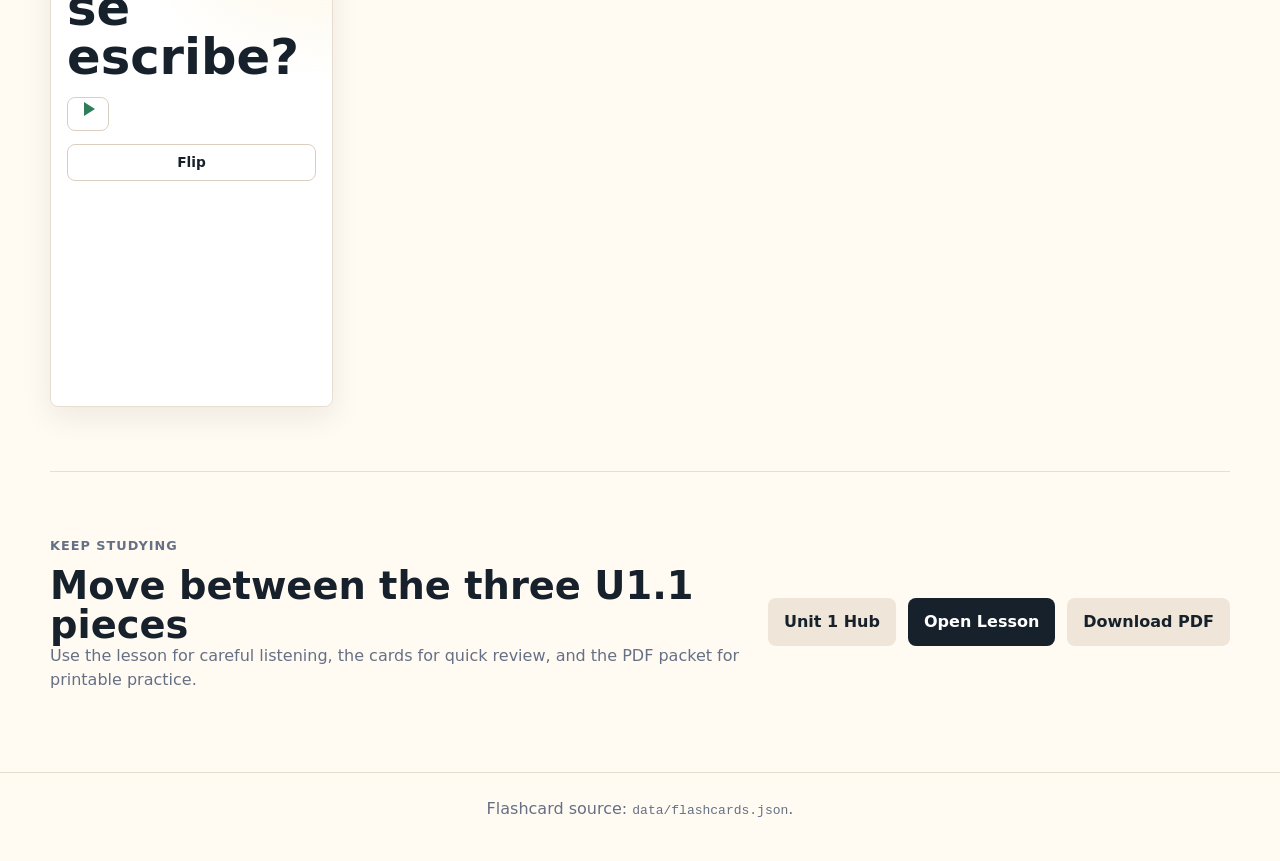
<file: lessons/u1-1-flashcards.html>
<!doctype html>
<html lang="en">
  <head>
    <meta charset="utf-8">
    <meta name="viewport" content="width=device-width, initial-scale=1">
    <title>U1.1 Flashcards</title>
    <link rel="stylesheet" href="../styles.css">
    <link rel="stylesheet" href="lesson.css">
  </head>
  <body>
    <header class="topbar lesson-topbar">
      <a class="brand" href="../" aria-label="Claire's Spanish Hub home">
        <span class="brand-mark">ES</span>
        <span>
          <strong>U1.1 Flashcards</strong>
          <small>Audio + memory support</small>
        </span>
      </a>
      <nav class="site-nav" aria-label="U1.1 package navigation">
        <a href="index.html">Unit 1 Hub</a>
        <a href="u1-1-pronunciation.html">Lesson</a>
        <a href="u1-1-flashcards.html" aria-current="page">Flashcards</a>
        <a href="../materials/all-kids/curriculum-01/u1-1-pronunciation-workshop.pdf" download>Student Packet</a>
      </nav>
    </header>

    <nav class="subnav lesson-outline" aria-label="Flashcard page outline">
      <a href="#deck">Deck</a>
      <a href="#next">Next Steps</a>
    </nav>

    <main class="lesson-main flashcard-main">
      <section class="lesson-hero flashcard-hero">
        <div class="lesson-hero-copy">
          <p class="eyebrow">U1.1 Review Layer</p>
          <h1>Pronunciation Flashcards</h1>
          <p>Review sound recognition, tricky letters, minimal pairs, and conversation chunks. Audio and English meanings stay connected so practice does not become guessing.</p>
          <div class="lesson-actions">
            <a class="button secondary" href="index.html">Unit 1 Hub</a>
            <a class="button primary" href="#deck">Start Review</a>
            <a class="button secondary" href="u1-1-pronunciation.html">Open Lesson</a>
            <a class="button secondary" href="../materials/all-kids/curriculum-01/u1-1-pronunciation-workshop.pdf" download>Download PDF</a>
          </div>
        </div>
        <div class="flashcard-thesis" aria-label="Flashcard design mix">
          <div>
            <strong>60-70%</strong>
            <span>clean audio/text cards</span>
          </div>
          <div>
            <strong>30-40%</strong>
            <span>selected illustrated cards</span>
          </div>
          <p>Images are used when they improve memory, not as decoration.</p>
        </div>
      </section>

      <section class="lesson-band" id="deck">
        <div class="lesson-heading">
          <p class="eyebrow">Deck</p>
          <h2 id="deckTitle">Loading flashcards...</h2>
          <p id="deckSummary">Audio buttons use local lesson audio when available.</p>
          <div class="study-toolbar" aria-label="Flashcard study controls">
            <button class="button secondary" id="shuffleDeck" type="button">Shuffle</button>
            <button class="button secondary" id="showIllustrated" type="button" aria-pressed="false">Illustrated Only</button>
            <button class="button secondary" id="resetDeck" type="button">Show All</button>
          </div>
        </div>
        <div id="deckStats" class="deck-stats" aria-live="polite"></div>
        <div id="flashcardStudyGrid" class="study-card-grid" aria-live="polite"></div>
      </section>

      <section class="lesson-band next-actions" id="next" aria-label="U1.1 next actions">
        <div>
          <p class="eyebrow">Keep Studying</p>
          <h2>Move between the three U1.1 pieces</h2>
          <p>Use the lesson for careful listening, the cards for quick review, and the PDF packet for printable practice.</p>
        </div>
        <div class="lesson-actions">
          <a class="button secondary" href="index.html">Unit 1 Hub</a>
          <a class="button primary" href="u1-1-pronunciation.html">Open Lesson</a>
          <a class="button secondary" href="../materials/all-kids/curriculum-01/u1-1-pronunciation-workshop.pdf" download>Download PDF</a>
        </div>
      </section>
    </main>

    <footer>
      <p>Flashcard source: <code>data/flashcards.json</code>.</p>
    </footer>

    <script src="lesson.js"></script>
    <script src="flashcards.js"></script>
  </body>
</html>
</file>
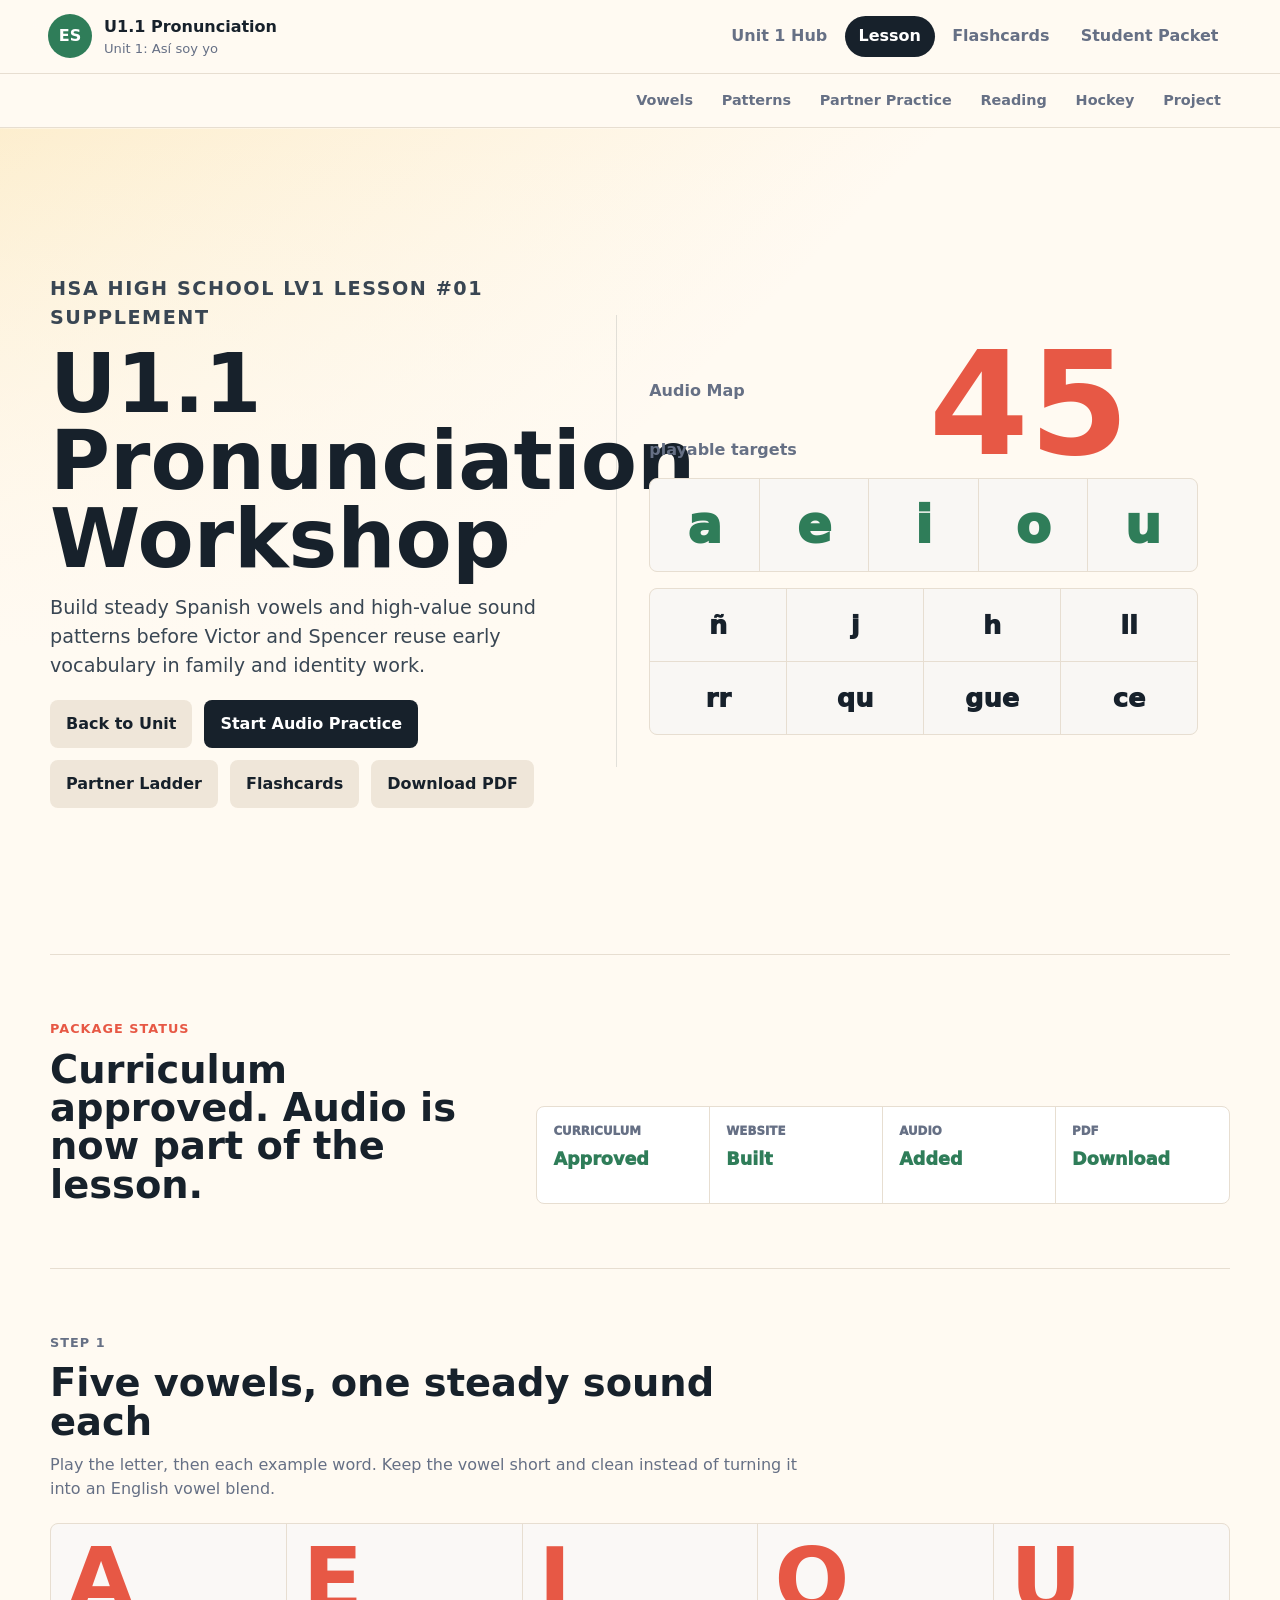
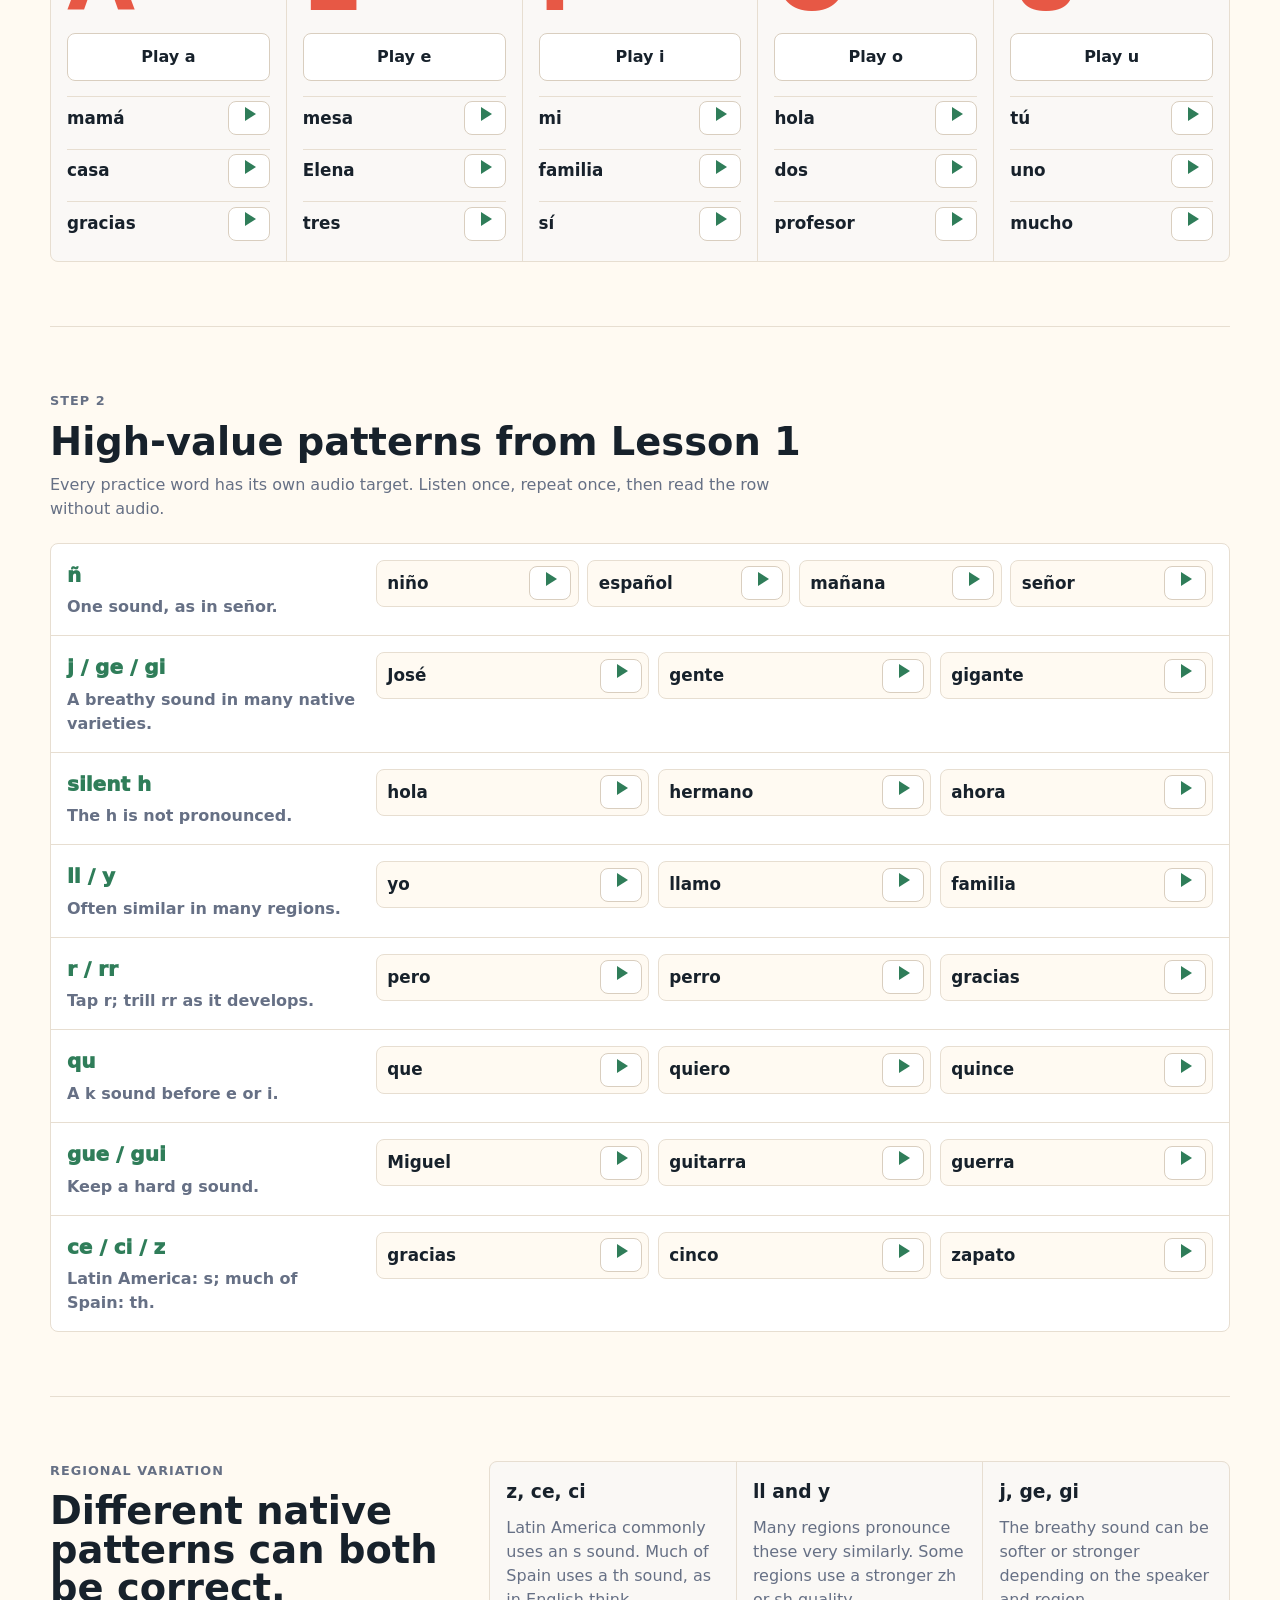
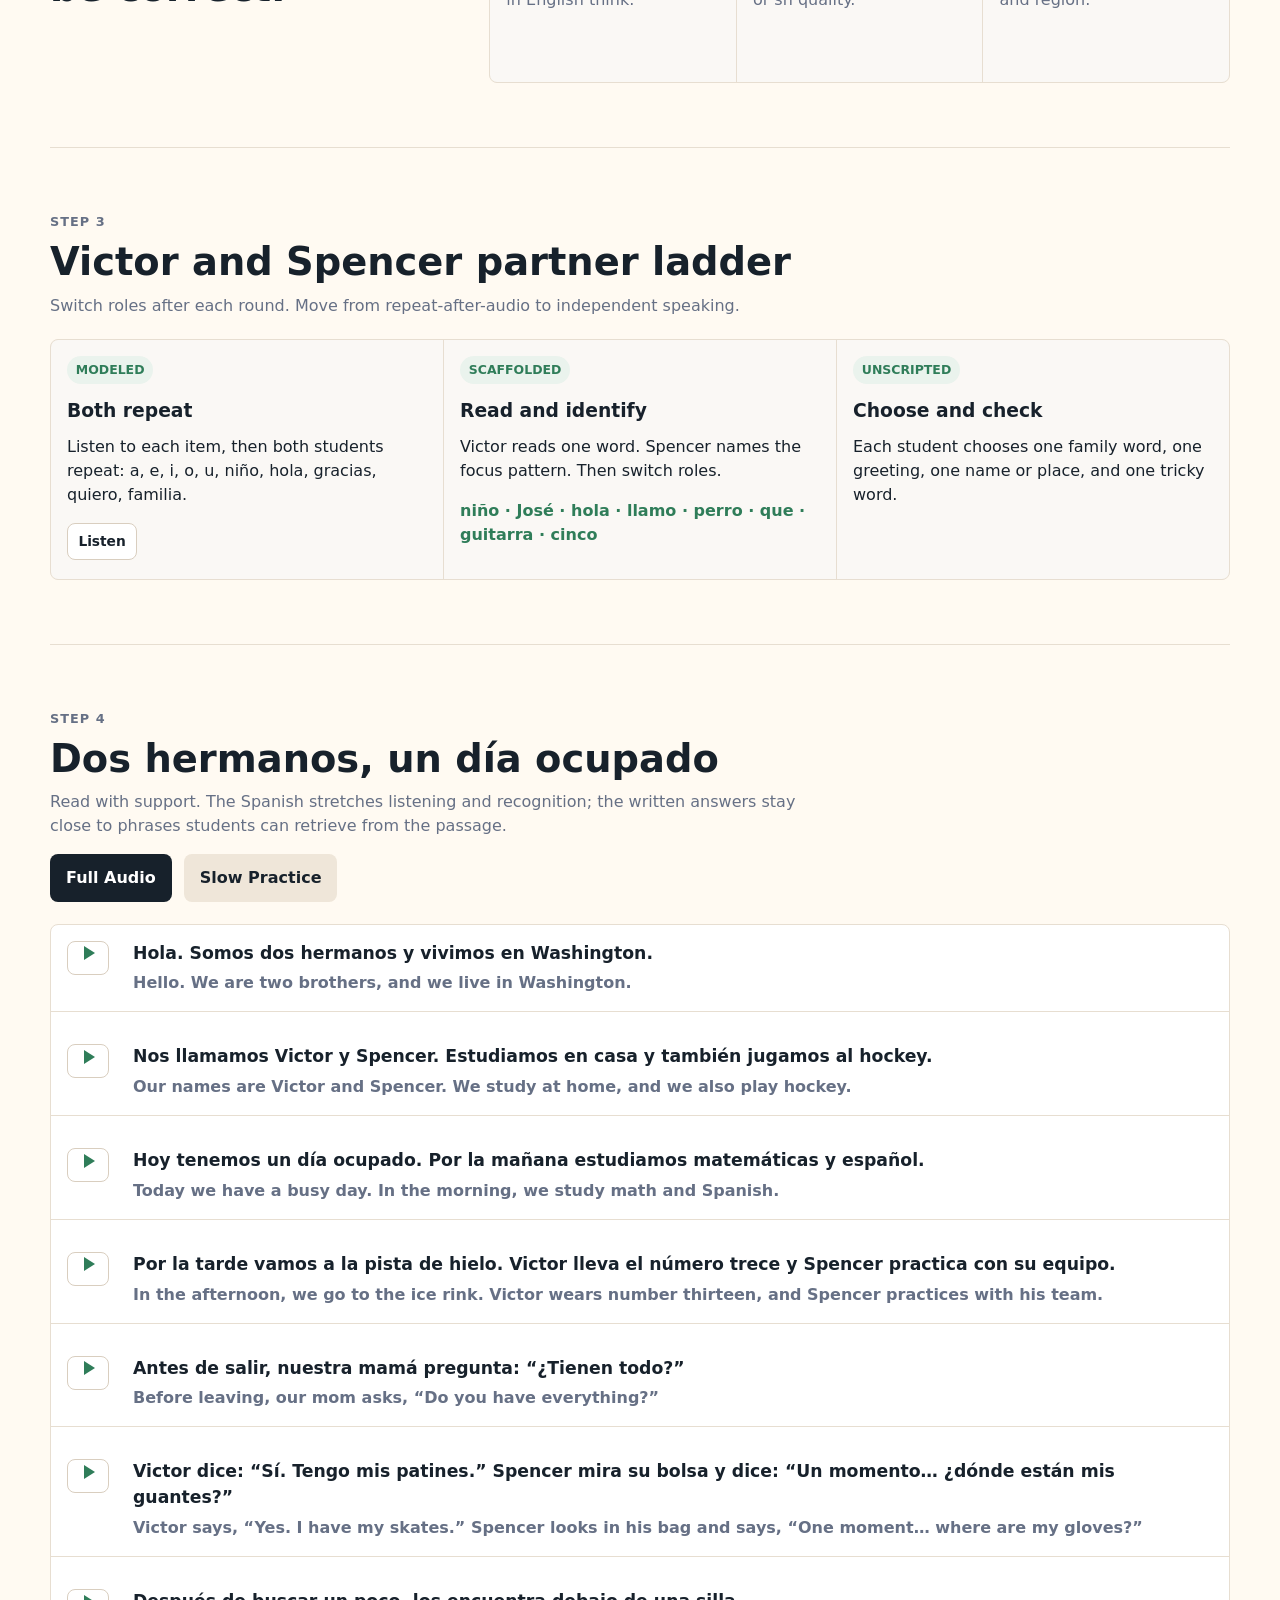
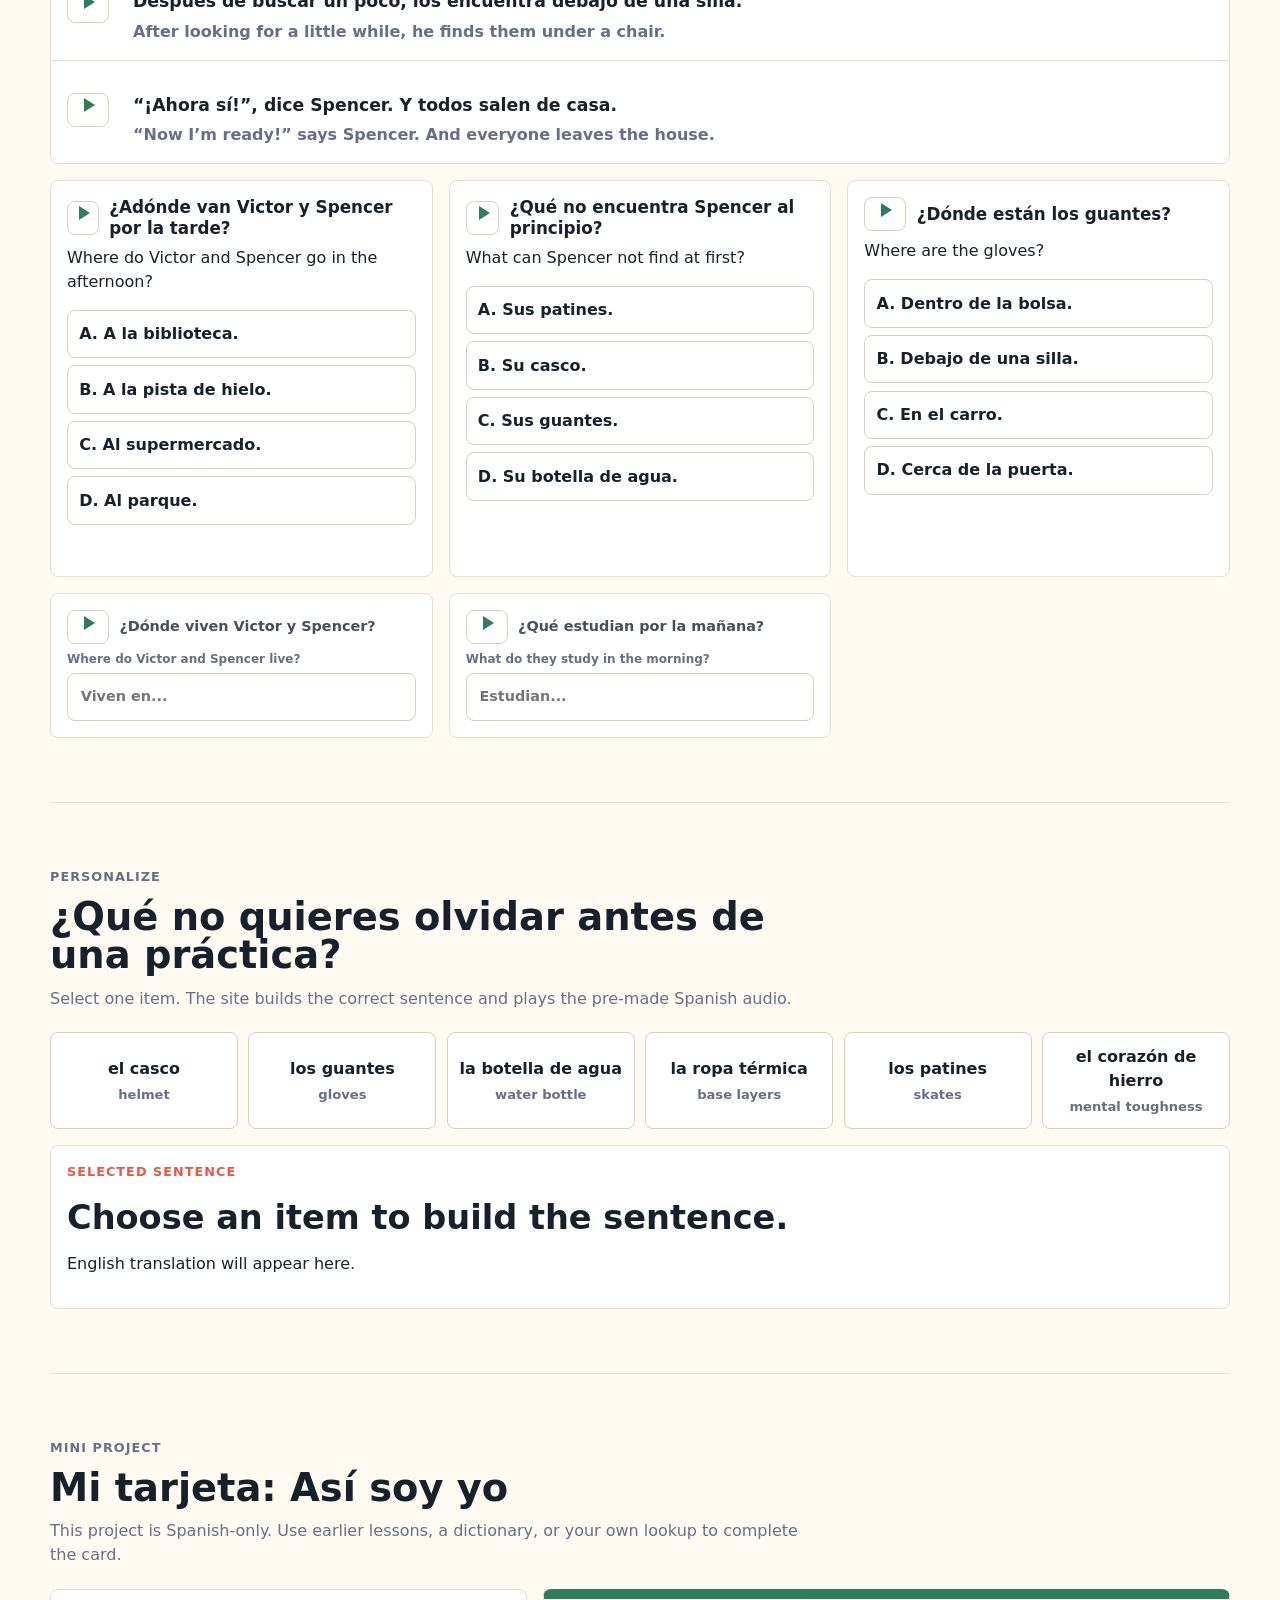
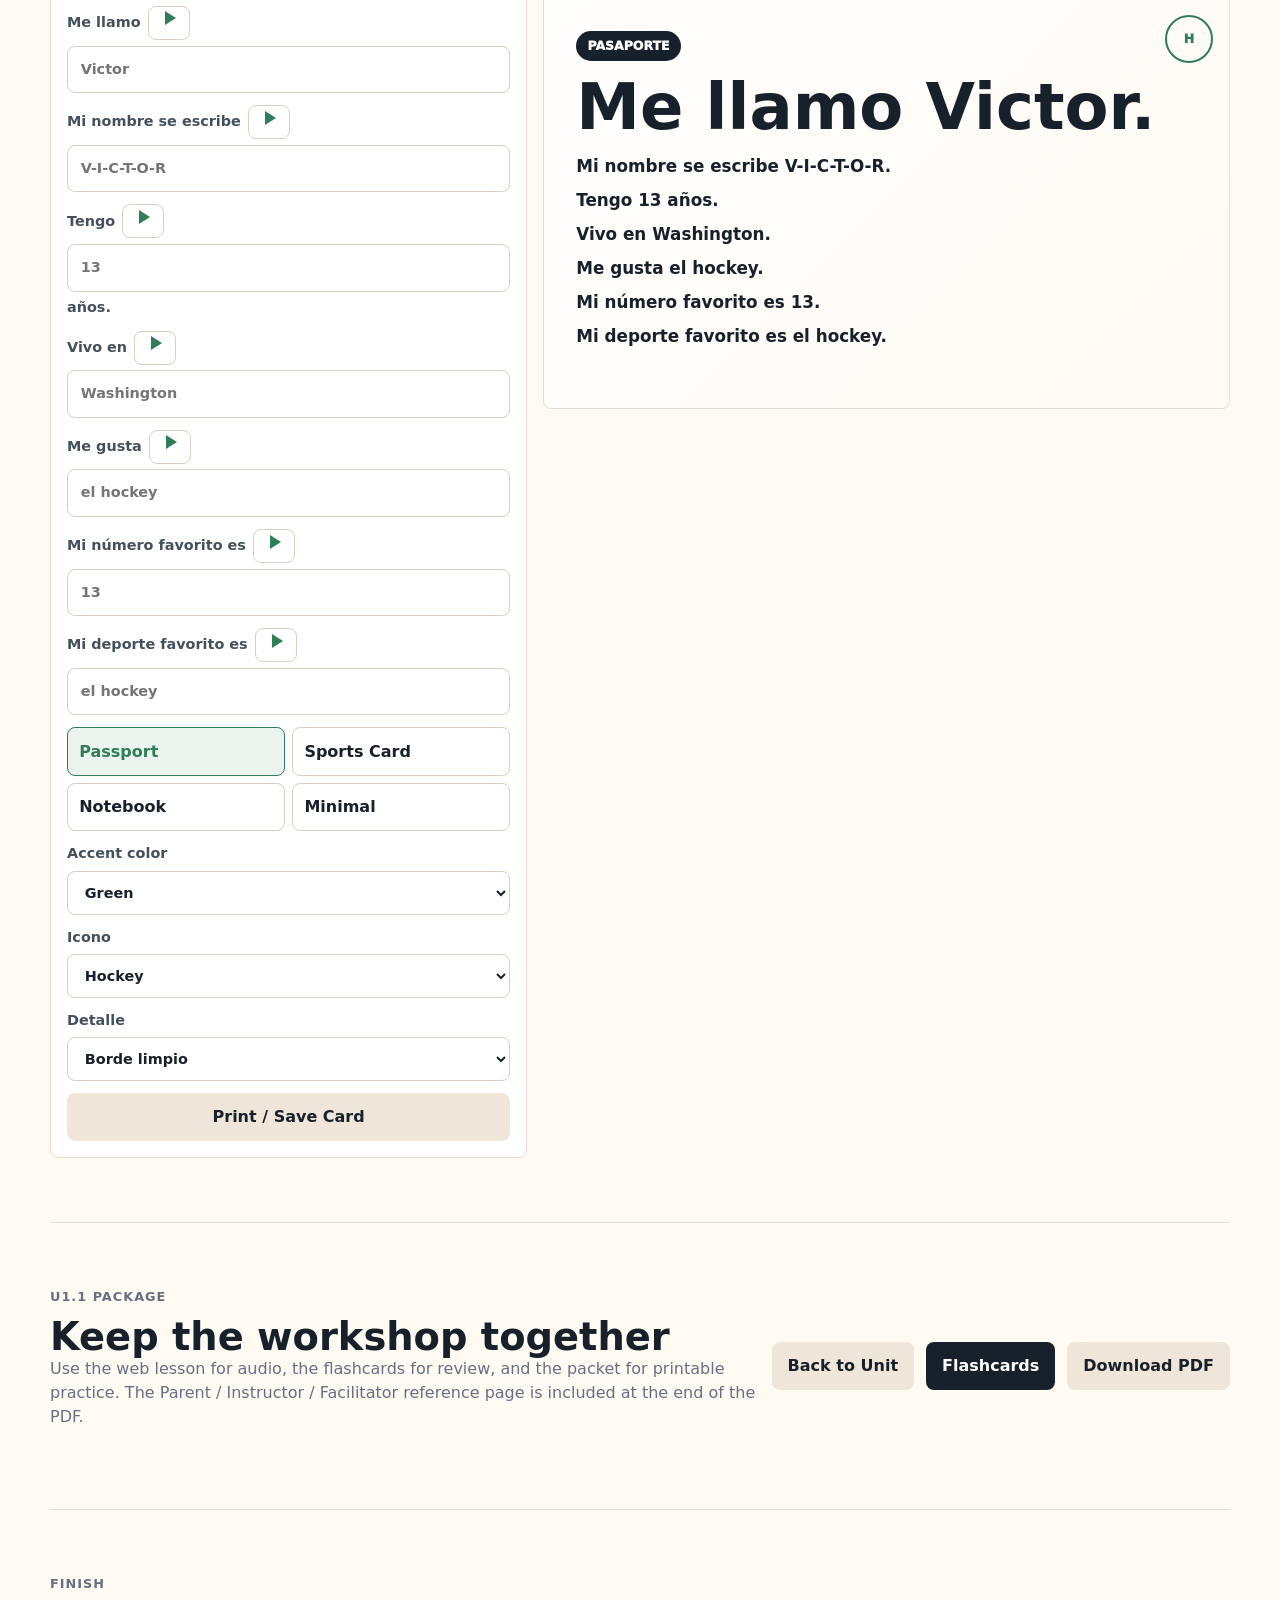
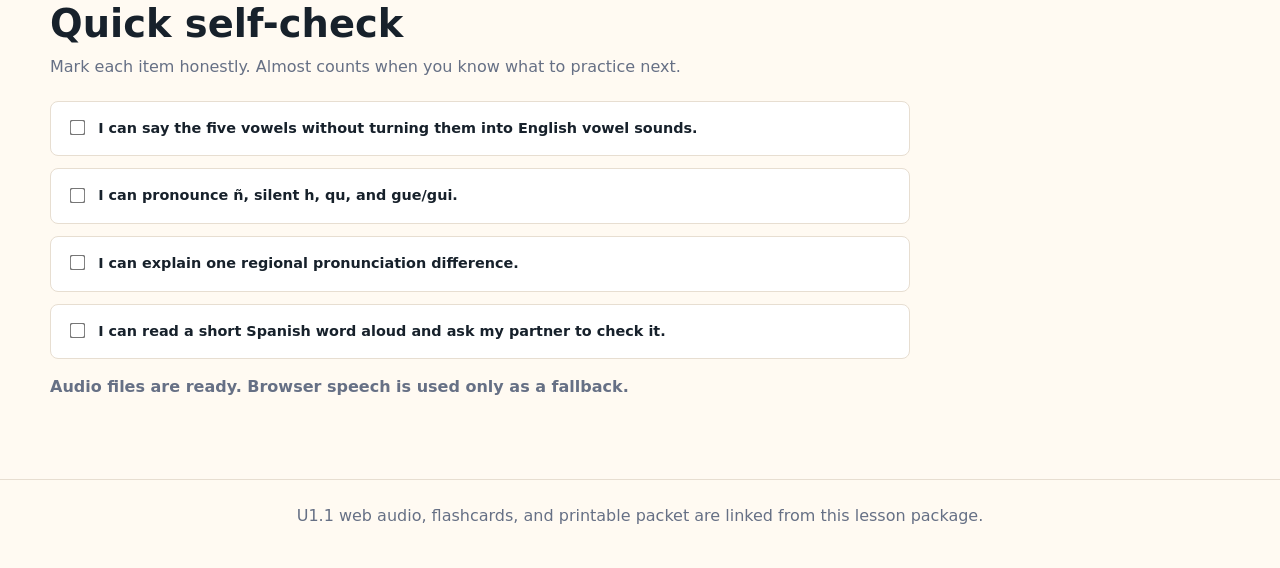
<file: lessons/u1-1-pronunciation.html>
<!doctype html>
<html lang="en">
  <head>
    <meta charset="utf-8">
    <meta name="viewport" content="width=device-width, initial-scale=1">
    <title>U1.1 Pronunciation Workshop</title>
    <link rel="stylesheet" href="../styles.css">
    <link rel="stylesheet" href="lesson.css">
  </head>
  <body>
    <header class="topbar lesson-topbar">
      <a class="brand" href="../" aria-label="Claire's Spanish Hub home">
        <span class="brand-mark">ES</span>
        <span>
          <strong>U1.1 Pronunciation</strong>
          <small>Unit 1: Así soy yo</small>
        </span>
      </a>
      <nav class="site-nav" aria-label="U1.1 package navigation">
        <a href="index.html">Unit 1 Hub</a>
        <a href="u1-1-pronunciation.html" aria-current="page">Lesson</a>
        <a href="u1-1-flashcards.html">Flashcards</a>
        <a href="../materials/all-kids/curriculum-01/u1-1-pronunciation-workshop.pdf" download>Student Packet</a>
      </nav>
    </header>

    <nav class="subnav lesson-outline" aria-label="Pronunciation lesson outline">
      <a href="#vowels">Vowels</a>
      <a href="#patterns">Patterns</a>
      <a href="#partners">Partner Practice</a>
      <a href="#reading">Reading</a>
      <a href="#hockey">Hockey</a>
      <a href="#project">Project</a>
    </nav>

    <main class="lesson-main audio-lesson">
      <section class="lesson-hero">
        <div class="lesson-hero-copy">
          <p class="eyebrow">HSA High School Lv1 Lesson #01 Supplement</p>
          <h1>U1.1 Pronunciation Workshop</h1>
          <p>Build steady Spanish vowels and high-value sound patterns before Victor and Spencer reuse early vocabulary in family and identity work.</p>
          <div class="lesson-actions">
            <a class="button secondary" href="index.html">Back to Unit</a>
            <a class="button primary" href="#vowels">Start Audio Practice</a>
            <a class="button secondary" href="#partners">Partner Ladder</a>
            <a class="button secondary" href="u1-1-flashcards.html">Flashcards</a>
            <a class="button secondary" href="../materials/all-kids/curriculum-01/u1-1-pronunciation-workshop.pdf" download>Download PDF</a>
          </div>
        </div>
        <div class="audio-board" aria-label="Lesson audio map">
          <div class="audio-board-header">
            <span>Audio Map</span>
            <strong>45</strong>
            <span>playable targets</span>
          </div>
          <div class="audio-board-vowels" aria-hidden="true">
            <span>a</span>
            <span>e</span>
            <span>i</span>
            <span>o</span>
            <span>u</span>
          </div>
          <div class="audio-board-patterns" aria-hidden="true">
            <span>ñ</span>
            <span>j</span>
            <span>h</span>
            <span>ll</span>
            <span>rr</span>
            <span>qu</span>
            <span>gue</span>
            <span>ce</span>
          </div>
        </div>
      </section>

      <section class="lesson-band lesson-status" aria-label="Lesson package status">
        <div>
          <p class="eyebrow">Package Status</p>
          <h2>Curriculum approved. Audio is now part of the lesson.</h2>
        </div>
        <dl class="status-strip">
          <div>
            <dt>Curriculum</dt>
            <dd>Approved</dd>
          </div>
          <div>
            <dt>Website</dt>
            <dd>Built</dd>
          </div>
          <div>
            <dt>Audio</dt>
            <dd>Added</dd>
          </div>
          <div>
            <dt>PDF</dt>
            <dd>Download</dd>
          </div>
        </dl>
      </section>

      <section class="lesson-band" id="vowels">
        <div class="lesson-heading">
          <p class="eyebrow">Step 1</p>
          <h2>Five vowels, one steady sound each</h2>
          <p>Play the letter, then each example word. Keep the vowel short and clean instead of turning it into an English vowel blend.</p>
        </div>
        <div class="vowel-practice-grid">
          <article class="vowel-card">
            <h3>A</h3>
            <button class="audio-button main-sound" type="button" data-audio="../media/u1-1-pronunciation/vowels/a.mp3" data-say="a">Play a</button>
            <ul class="audio-word-list">
              <li>mamá <button class="play-icon" type="button" data-audio="../media/u1-1-pronunciation/vowel-words/mama.m4a" data-say="mamá" aria-label="Play mamá">Play</button></li>
              <li>casa <button class="play-icon" type="button" data-audio="../media/u1-1-pronunciation/vowel-words/casa.m4a" data-say="casa" aria-label="Play casa">Play</button></li>
              <li>gracias <button class="play-icon" type="button" data-audio="../media/u1-1-pronunciation/vowel-words/gracias.m4a" data-say="gracias" aria-label="Play gracias">Play</button></li>
            </ul>
          </article>
          <article class="vowel-card">
            <h3>E</h3>
            <button class="audio-button main-sound" type="button" data-audio="../media/u1-1-pronunciation/vowels/e.mp3" data-say="e">Play e</button>
            <ul class="audio-word-list">
              <li>mesa <button class="play-icon" type="button" data-audio="../media/u1-1-pronunciation/vowel-words/mesa.m4a" data-say="mesa" aria-label="Play mesa">Play</button></li>
              <li>Elena <button class="play-icon" type="button" data-audio="../media/u1-1-pronunciation/vowel-words/elena.m4a" data-say="Elena" aria-label="Play Elena">Play</button></li>
              <li>tres <button class="play-icon" type="button" data-audio="../media/u1-1-pronunciation/vowel-words/tres.m4a" data-say="tres" aria-label="Play tres">Play</button></li>
            </ul>
          </article>
          <article class="vowel-card">
            <h3>I</h3>
            <button class="audio-button main-sound" type="button" data-audio="../media/u1-1-pronunciation/vowels/i.mp3" data-say="i">Play i</button>
            <ul class="audio-word-list">
              <li>mi <button class="play-icon" type="button" data-audio="../media/u1-1-pronunciation/vowel-words/mi.m4a" data-say="mi" aria-label="Play mi">Play</button></li>
              <li>familia <button class="play-icon" type="button" data-audio="../media/u1-1-pronunciation/vowel-words/familia.m4a" data-say="familia" aria-label="Play familia">Play</button></li>
              <li>sí <button class="play-icon" type="button" data-audio="../media/u1-1-pronunciation/vowel-words/si.m4a" data-say="sí" aria-label="Play sí">Play</button></li>
            </ul>
          </article>
          <article class="vowel-card">
            <h3>O</h3>
            <button class="audio-button main-sound" type="button" data-audio="../media/u1-1-pronunciation/vowels/o.mp3" data-say="o">Play o</button>
            <ul class="audio-word-list">
              <li>hola <button class="play-icon" type="button" data-audio="../media/u1-1-pronunciation/vowel-words/hola.m4a" data-say="hola" aria-label="Play hola">Play</button></li>
              <li>dos <button class="play-icon" type="button" data-audio="../media/u1-1-pronunciation/vowel-words/dos.m4a" data-say="dos" aria-label="Play dos">Play</button></li>
              <li>profesor <button class="play-icon" type="button" data-audio="../media/u1-1-pronunciation/vowel-words/profesor.m4a" data-say="profesor" aria-label="Play profesor">Play</button></li>
            </ul>
          </article>
          <article class="vowel-card">
            <h3>U</h3>
            <button class="audio-button main-sound" type="button" data-audio="../media/u1-1-pronunciation/vowels/u.mp3" data-say="u">Play u</button>
            <ul class="audio-word-list">
              <li>tú <button class="play-icon" type="button" data-audio="../media/u1-1-pronunciation/vowel-words/tu.m4a" data-say="tú" aria-label="Play tú">Play</button></li>
              <li>uno <button class="play-icon" type="button" data-audio="../media/u1-1-pronunciation/vowel-words/uno.m4a" data-say="uno" aria-label="Play uno">Play</button></li>
              <li>mucho <button class="play-icon" type="button" data-audio="../media/u1-1-pronunciation/vowel-words/mucho.m4a" data-say="mucho" aria-label="Play mucho">Play</button></li>
            </ul>
          </article>
        </div>
      </section>

      <section class="lesson-band" id="patterns">
        <div class="lesson-heading">
          <p class="eyebrow">Step 2</p>
          <h2>High-value patterns from Lesson 1</h2>
          <p>Every practice word has its own audio target. Listen once, repeat once, then read the row without audio.</p>
        </div>
        <div class="pattern-audio-list">
          <article class="pattern-audio-row">
            <div><span>ñ</span><p>One sound, as in señor.</p></div>
            <ul>
              <li>niño <button class="play-icon" type="button" data-audio="../media/u1-1-pronunciation/patterns/n-tilde/nino.wav" data-say="niño" aria-label="Play niño">Play</button></li>
              <li>español <button class="play-icon" type="button" data-audio="../media/u1-1-pronunciation/patterns/n-tilde/espanol.m4a" data-say="español" aria-label="Play español">Play</button></li>
              <li>mañana <button class="play-icon" type="button" data-audio="../media/u1-1-pronunciation/patterns/n-tilde/manana.m4a" data-say="mañana" aria-label="Play mañana">Play</button></li>
              <li>señor <button class="play-icon" type="button" data-audio="../media/u1-1-pronunciation/patterns/n-tilde/senor.m4a" data-say="señor" aria-label="Play señor">Play</button></li>
            </ul>
          </article>
          <article class="pattern-audio-row">
            <div><span>j / ge / gi</span><p>A breathy sound in many native varieties.</p></div>
            <ul>
              <li>José <button class="play-icon" type="button" data-audio="../media/u1-1-pronunciation/patterns/jota/jose.wav" data-say="José" aria-label="Play José">Play</button></li>
              <li>gente <button class="play-icon" type="button" data-audio="../media/u1-1-pronunciation/patterns/jota/gente.m4a" data-say="gente" aria-label="Play gente">Play</button></li>
              <li>gigante <button class="play-icon" type="button" data-audio="../media/u1-1-pronunciation/patterns/jota/gigante.m4a" data-say="gigante" aria-label="Play gigante">Play</button></li>
            </ul>
          </article>
          <article class="pattern-audio-row">
            <div><span>silent h</span><p>The h is not pronounced.</p></div>
            <ul>
              <li>hola <button class="play-icon" type="button" data-audio="../media/u1-1-pronunciation/patterns/silent-h/hola.m4a" data-say="hola" aria-label="Play hola">Play</button></li>
              <li>hermano <button class="play-icon" type="button" data-audio="../media/u1-1-pronunciation/patterns/silent-h/hermano.m4a" data-say="hermano" aria-label="Play hermano">Play</button></li>
              <li>ahora <button class="play-icon" type="button" data-audio="../media/u1-1-pronunciation/patterns/silent-h/ahora.m4a" data-say="ahora" aria-label="Play ahora">Play</button></li>
            </ul>
          </article>
          <article class="pattern-audio-row">
            <div><span>ll / y</span><p>Often similar in many regions.</p></div>
            <ul>
              <li>yo <button class="play-icon" type="button" data-audio="../media/u1-1-pronunciation/patterns/ll-y/yo.m4a" data-say="yo" aria-label="Play yo">Play</button></li>
              <li>llamo <button class="play-icon" type="button" data-audio="../media/u1-1-pronunciation/patterns/ll-y/llamo.m4a" data-say="llamo" aria-label="Play llamo">Play</button></li>
              <li>familia <button class="play-icon" type="button" data-audio="../media/u1-1-pronunciation/patterns/ll-y/familia.m4a" data-say="familia" aria-label="Play familia">Play</button></li>
            </ul>
          </article>
          <article class="pattern-audio-row">
            <div><span>r / rr</span><p>Tap r; trill rr as it develops.</p></div>
            <ul>
              <li>pero <button class="play-icon" type="button" data-audio="../media/u1-1-pronunciation/patterns/r-rr/pero.m4a" data-say="pero" aria-label="Play pero">Play</button></li>
              <li>perro <button class="play-icon" type="button" data-audio="../media/u1-1-pronunciation/patterns/r-rr/perro.m4a" data-say="perro" aria-label="Play perro">Play</button></li>
              <li>gracias <button class="play-icon" type="button" data-audio="../media/u1-1-pronunciation/patterns/r-rr/gracias.m4a" data-say="gracias" aria-label="Play gracias">Play</button></li>
            </ul>
          </article>
          <article class="pattern-audio-row">
            <div><span>qu</span><p>A k sound before e or i.</p></div>
            <ul>
              <li>que <button class="play-icon" type="button" data-audio="../media/u1-1-pronunciation/patterns/qu/que.m4a" data-say="que" aria-label="Play que">Play</button></li>
              <li>quiero <button class="play-icon" type="button" data-audio="../media/u1-1-pronunciation/patterns/qu/quiero.m4a" data-say="quiero" aria-label="Play quiero">Play</button></li>
              <li>quince <button class="play-icon" type="button" data-audio="../media/u1-1-pronunciation/patterns/qu/quince.m4a" data-say="quince" aria-label="Play quince">Play</button></li>
            </ul>
          </article>
          <article class="pattern-audio-row">
            <div><span>gue / gui</span><p>Keep a hard g sound.</p></div>
            <ul>
              <li>Miguel <button class="play-icon" type="button" data-audio="../media/u1-1-pronunciation/patterns/gue-gui/miguel.m4a" data-say="Miguel" aria-label="Play Miguel">Play</button></li>
              <li>guitarra <button class="play-icon" type="button" data-audio="../media/u1-1-pronunciation/patterns/gue-gui/guitarra.m4a" data-say="guitarra" aria-label="Play guitarra">Play</button></li>
              <li>guerra <button class="play-icon" type="button" data-audio="../media/u1-1-pronunciation/patterns/gue-gui/guerra.m4a" data-say="guerra" aria-label="Play guerra">Play</button></li>
            </ul>
          </article>
          <article class="pattern-audio-row">
            <div><span>ce / ci / z</span><p>Latin America: s; much of Spain: th.</p></div>
            <ul>
              <li>gracias <button class="play-icon" type="button" data-audio="../media/u1-1-pronunciation/patterns/ce-ci-z/gracias.m4a" data-say="gracias" aria-label="Play gracias">Play</button></li>
              <li>cinco <button class="play-icon" type="button" data-audio="../media/u1-1-pronunciation/patterns/ce-ci-z/cinco.m4a" data-say="cinco" aria-label="Play cinco">Play</button></li>
              <li>zapato <button class="play-icon" type="button" data-audio="../media/u1-1-pronunciation/patterns/ce-ci-z/zapato.m4a" data-say="zapato" aria-label="Play zapato">Play</button></li>
            </ul>
          </article>
        </div>
      </section>

      <section class="lesson-band variation-band">
        <div>
          <p class="eyebrow">Regional Variation</p>
          <h2>Different native patterns can both be correct.</h2>
        </div>
        <div class="variation-grid">
          <article>
            <h3>z, ce, ci</h3>
            <p>Latin America commonly uses an s sound. Much of Spain uses a th sound, as in English think.</p>
          </article>
          <article>
            <h3>ll and y</h3>
            <p>Many regions pronounce these very similarly. Some regions use a stronger zh or sh quality.</p>
          </article>
          <article>
            <h3>j, ge, gi</h3>
            <p>The breathy sound can be softer or stronger depending on the speaker and region.</p>
          </article>
        </div>
      </section>

      <section class="lesson-band" id="partners">
        <div class="lesson-heading">
          <p class="eyebrow">Step 3</p>
          <h2>Victor and Spencer partner ladder</h2>
          <p>Switch roles after each round. Move from repeat-after-audio to independent speaking.</p>
        </div>
        <div class="ladder">
          <article>
            <span>Modeled</span>
            <h3>Both repeat</h3>
            <p>Listen to each item, then both students repeat: a, e, i, o, u, niño, hola, gracias, quiero, familia.</p>
            <button class="mini-button" type="button" data-say="a, e, i, o, u, niño, hola, gracias, quiero, familia">Listen</button>
          </article>
          <article>
            <span>Scaffolded</span>
            <h3>Read and identify</h3>
            <p>Victor reads one word. Spencer names the focus pattern. Then switch roles.</p>
            <p class="word-bank">niño · José · hola · llamo · perro · que · guitarra · cinco</p>
          </article>
          <article>
            <span>Unscripted</span>
            <h3>Choose and check</h3>
            <p>Each student chooses one family word, one greeting, one name or place, and one tricky word.</p>
          </article>
        </div>
      </section>

      <section class="lesson-band reading-band" id="reading">
        <div class="lesson-heading">
          <p class="eyebrow">Step 4</p>
          <h2>Dos hermanos, un día ocupado</h2>
          <p>Read with support. The Spanish stretches listening and recognition; the written answers stay close to phrases students can retrieve from the passage.</p>
          <div class="lesson-actions">
            <button class="button primary" type="button" data-audio="../media/u1-1-pronunciation/reading/full.m4a" data-say="Dos hermanos, un día ocupado">Full Audio</button>
            <button class="button secondary" type="button" data-audio="../media/u1-1-pronunciation/reading/full-slow.m4a" data-say="Dos hermanos, un día ocupado">Slow Practice</button>
          </div>
        </div>
        <div class="reader-panel">
          <article class="reader-line">
            <button class="play-icon" type="button" data-audio="../media/u1-1-pronunciation/reading/sentences/s01.m4a" data-say="Hola. Somos dos hermanos y vivimos en Washington." aria-label="Play sentence 1">Play</button>
            <p><strong>Hola. Somos dos hermanos y vivimos en Washington.</strong><span>Hello. We are two brothers, and we live in Washington.</span></p>
          </article>
          <article class="reader-line">
            <button class="play-icon" type="button" data-audio="../media/u1-1-pronunciation/reading/sentences/s02.m4a" data-say="Nos llamamos Victor y Spencer. Estudiamos en casa y también jugamos al hockey." aria-label="Play sentence 2">Play</button>
            <p><strong>Nos llamamos Victor y Spencer. Estudiamos en casa y también jugamos al hockey.</strong><span>Our names are Victor and Spencer. We study at home, and we also play hockey.</span></p>
          </article>
          <article class="reader-line">
            <button class="play-icon" type="button" data-audio="../media/u1-1-pronunciation/reading/sentences/s03.m4a" data-say="Hoy tenemos un día ocupado. Por la mañana estudiamos matemáticas y español." aria-label="Play sentence 3">Play</button>
            <p><strong>Hoy tenemos un día ocupado. Por la mañana estudiamos matemáticas y español.</strong><span>Today we have a busy day. In the morning, we study math and Spanish.</span></p>
          </article>
          <article class="reader-line">
            <button class="play-icon" type="button" data-audio="../media/u1-1-pronunciation/reading/sentences/s04.m4a" data-say="Por la tarde vamos a la pista de hielo. Victor lleva el número trece y Spencer practica con su equipo." aria-label="Play sentence 4">Play</button>
            <p><strong>Por la tarde vamos a la pista de hielo. Victor lleva el número trece y Spencer practica con su equipo.</strong><span>In the afternoon, we go to the ice rink. Victor wears number thirteen, and Spencer practices with his team.</span></p>
          </article>
          <article class="reader-line">
            <button class="play-icon" type="button" data-audio="../media/u1-1-pronunciation/reading/sentences/s05.m4a" data-say="Antes de salir, nuestra mamá pregunta: ¿Tienen todo?" aria-label="Play sentence 5">Play</button>
            <p><strong>Antes de salir, nuestra mamá pregunta: “¿Tienen todo?”</strong><span>Before leaving, our mom asks, “Do you have everything?”</span></p>
          </article>
          <article class="reader-line">
            <button class="play-icon" type="button" data-audio="../media/u1-1-pronunciation/reading/sentences/s06.m4a" data-say="Victor dice: Sí. Tengo mis patines. Spencer mira su bolsa y dice: Un momento... ¿dónde están mis guantes?" aria-label="Play sentence 6">Play</button>
            <p><strong>Victor dice: “Sí. Tengo mis patines.” Spencer mira su bolsa y dice: “Un momento… ¿dónde están mis guantes?”</strong><span>Victor says, “Yes. I have my skates.” Spencer looks in his bag and says, “One moment… where are my gloves?”</span></p>
          </article>
          <article class="reader-line">
            <button class="play-icon" type="button" data-audio="../media/u1-1-pronunciation/reading/sentences/s07.m4a" data-say="Después de buscar un poco, los encuentra debajo de una silla." aria-label="Play sentence 7">Play</button>
            <p><strong>Después de buscar un poco, los encuentra debajo de una silla.</strong><span>After looking for a little while, he finds them under a chair.</span></p>
          </article>
          <article class="reader-line">
            <button class="play-icon" type="button" data-audio="../media/u1-1-pronunciation/reading/sentences/s08.m4a" data-say="¡Ahora sí!, dice Spencer. Y todos salen de casa." aria-label="Play sentence 8">Play</button>
            <p><strong>“¡Ahora sí!”, dice Spencer. Y todos salen de casa.</strong><span>“Now I’m ready!” says Spencer. And everyone leaves the house.</span></p>
          </article>
        </div>

        <div class="comprehension-panel" aria-label="Comprehension questions">
          <article class="question-card" data-answer="b">
            <h3><button class="play-icon" type="button" data-audio="../media/u1-1-pronunciation/reading/questions/q1.m4a" data-say="¿Adónde van Victor y Spencer por la tarde?" aria-label="Play question 1">Play</button> ¿Adónde van Victor y Spencer por la tarde?</h3>
            <p>Where do Victor and Spencer go in the afternoon?</p>
            <div class="choice-grid">
              <button type="button" data-choice="a" data-audio="../media/u1-1-pronunciation/reading/questions/q1-a.m4a" data-say="A la biblioteca.">A. A la biblioteca.</button>
              <button type="button" data-choice="b" data-audio="../media/u1-1-pronunciation/reading/questions/q1-b.m4a" data-say="A la pista de hielo.">B. A la pista de hielo.</button>
              <button type="button" data-choice="c" data-audio="../media/u1-1-pronunciation/reading/questions/q1-c.m4a" data-say="Al supermercado.">C. Al supermercado.</button>
              <button type="button" data-choice="d" data-audio="../media/u1-1-pronunciation/reading/questions/q1-d.m4a" data-say="Al parque.">D. Al parque.</button>
            </div>
            <p class="feedback" aria-live="polite"></p>
          </article>
          <article class="question-card" data-answer="c">
            <h3><button class="play-icon" type="button" data-audio="../media/u1-1-pronunciation/reading/questions/q2.m4a" data-say="¿Qué no encuentra Spencer al principio?" aria-label="Play question 2">Play</button> ¿Qué no encuentra Spencer al principio?</h3>
            <p>What can Spencer not find at first?</p>
            <div class="choice-grid">
              <button type="button" data-choice="a" data-audio="../media/u1-1-pronunciation/reading/questions/q2-a.m4a" data-say="Sus patines.">A. Sus patines.</button>
              <button type="button" data-choice="b" data-audio="../media/u1-1-pronunciation/reading/questions/q2-b.m4a" data-say="Su casco.">B. Su casco.</button>
              <button type="button" data-choice="c" data-audio="../media/u1-1-pronunciation/reading/questions/q2-c.m4a" data-say="Sus guantes.">C. Sus guantes.</button>
              <button type="button" data-choice="d" data-audio="../media/u1-1-pronunciation/reading/questions/q2-d.m4a" data-say="Su botella de agua.">D. Su botella de agua.</button>
            </div>
            <p class="feedback" aria-live="polite"></p>
          </article>
          <article class="question-card" data-answer="b">
            <h3><button class="play-icon" type="button" data-audio="../media/u1-1-pronunciation/reading/questions/q3.m4a" data-say="¿Dónde están los guantes?" aria-label="Play question 3">Play</button> ¿Dónde están los guantes?</h3>
            <p>Where are the gloves?</p>
            <div class="choice-grid">
              <button type="button" data-choice="a" data-audio="../media/u1-1-pronunciation/reading/questions/q3-a.m4a" data-say="Dentro de la bolsa.">A. Dentro de la bolsa.</button>
              <button type="button" data-choice="b" data-audio="../media/u1-1-pronunciation/reading/questions/q3-b.m4a" data-say="Debajo de una silla.">B. Debajo de una silla.</button>
              <button type="button" data-choice="c" data-audio="../media/u1-1-pronunciation/reading/questions/q3-c.m4a" data-say="En el carro.">C. En el carro.</button>
              <button type="button" data-choice="d" data-audio="../media/u1-1-pronunciation/reading/questions/q3-d.m4a" data-say="Cerca de la puerta.">D. Cerca de la puerta.</button>
            </div>
            <p class="feedback" aria-live="polite"></p>
          </article>
          <article class="short-answer">
            <label>
              <span><button class="play-icon" type="button" data-audio="../media/u1-1-pronunciation/reading/questions/q4.m4a" data-say="¿Dónde viven Victor y Spencer?" aria-label="Play question 4">Play</button> ¿Dónde viven Victor y Spencer?</span>
              <small>Where do Victor and Spencer live?</small>
              <input type="text" placeholder="Viven en...">
            </label>
          </article>
          <article class="short-answer">
            <label>
              <span><button class="play-icon" type="button" data-audio="../media/u1-1-pronunciation/reading/questions/q5.m4a" data-say="¿Qué estudian por la mañana?" aria-label="Play question 5">Play</button> ¿Qué estudian por la mañana?</span>
              <small>What do they study in the morning?</small>
              <input type="text" placeholder="Estudian...">
            </label>
          </article>
        </div>
      </section>

      <section class="lesson-band hockey-band" id="hockey">
        <div class="lesson-heading">
          <p class="eyebrow">Personalize</p>
          <h2>¿Qué no quieres olvidar antes de una práctica?</h2>
          <p>Select one item. The site builds the correct sentence and plays the pre-made Spanish audio.</p>
        </div>
        <div class="hockey-picker" aria-label="Hockey item choices">
          <button type="button" data-hockey="casco">el casco<span>helmet</span></button>
          <button type="button" data-hockey="guantes">los guantes<span>gloves</span></button>
          <button type="button" data-hockey="botella">la botella de agua<span>water bottle</span></button>
          <button type="button" data-hockey="ropa">la ropa térmica<span>base layers</span></button>
          <button type="button" data-hockey="patines">los patines<span>skates</span></button>
          <button type="button" data-hockey="corazon">el corazón de hierro<span>mental toughness</span></button>
        </div>
        <div class="hockey-result" id="hockeyResult" aria-live="polite">
          <p class="eyebrow">Selected Sentence</p>
          <h3>Choose an item to build the sentence.</h3>
          <p>English translation will appear here.</p>
        </div>
      </section>

      <section class="lesson-band project-band" id="project">
        <div class="lesson-heading">
          <p class="eyebrow">Mini Project</p>
          <h2>Mi tarjeta: Así soy yo</h2>
          <p>This project is Spanish-only. Use earlier lessons, a dictionary, or your own lookup to complete the card.</p>
        </div>
        <div class="project-workspace">
          <form class="identity-form" id="identityForm">
            <label><span class="label-audio-row">Me llamo <button class="play-icon" type="button" data-audio="../media/u1-1-pronunciation/project/me-llamo.m4a" data-say="Me llamo" aria-label="Play Me llamo">Play</button></span><input name="name" type="text" placeholder="Victor"></label>
            <label><span class="label-audio-row">Mi nombre se escribe <button class="play-icon" type="button" data-audio="../media/u1-1-pronunciation/project/mi-nombre-se-escribe.m4a" data-say="Mi nombre se escribe" aria-label="Play Mi nombre se escribe">Play</button></span><input name="spelling" type="text" placeholder="V-I-C-T-O-R"></label>
            <label><span class="label-audio-row">Tengo <button class="play-icon" type="button" data-audio="../media/u1-1-pronunciation/project/tengo-anos.m4a" data-say="Tengo años" aria-label="Play Tengo años">Play</button></span><input name="age" type="text" placeholder="13"> años.</label>
            <label><span class="label-audio-row">Vivo en <button class="play-icon" type="button" data-audio="../media/u1-1-pronunciation/project/vivo-en.m4a" data-say="Vivo en" aria-label="Play Vivo en">Play</button></span><input name="home" type="text" placeholder="Washington"></label>
            <label><span class="label-audio-row">Me gusta <button class="play-icon" type="button" data-audio="../media/u1-1-pronunciation/project/me-gusta.m4a" data-say="Me gusta" aria-label="Play Me gusta">Play</button></span><input name="likes" type="text" placeholder="el hockey"></label>
            <label><span class="label-audio-row">Mi número favorito es <button class="play-icon" type="button" data-audio="../media/u1-1-pronunciation/project/mi-numero-favorito-es.m4a" data-say="Mi número favorito es" aria-label="Play Mi número favorito es">Play</button></span><input name="number" type="text" placeholder="13"></label>
            <label><span class="label-audio-row">Mi deporte favorito es <button class="play-icon" type="button" data-audio="../media/u1-1-pronunciation/project/mi-deporte-favorito-es.m4a" data-say="Mi deporte favorito es" aria-label="Play Mi deporte favorito es">Play</button></span><input name="sport" type="text" placeholder="el hockey"></label>
            <div class="template-controls" aria-label="Card template choices">
              <button type="button" data-template="passport" class="is-selected">Passport</button>
              <button type="button" data-template="sports">Sports Card</button>
              <button type="button" data-template="notebook">Notebook</button>
              <button type="button" data-template="minimal">Minimal</button>
            </div>
            <label>Accent color
              <select name="accent">
                <option value="green">Green</option>
                <option value="coral">Coral</option>
                <option value="sky">Sky</option>
                <option value="gold">Gold</option>
              </select>
            </label>
            <label>Icono
              <select name="icon">
                <option value="hockey">Hockey</option>
                <option value="book">Libro</option>
                <option value="star">Estrella</option>
                <option value="mountain">Montaña</option>
              </select>
            </label>
            <label>Detalle
              <select name="detail">
                <option value="solid">Borde limpio</option>
                <option value="stamp">Sello</option>
                <option value="stripe">Franja</option>
              </select>
            </label>
            <button class="button secondary" type="button" id="printIdentityCard">Print / Save Card</button>
          </form>
          <article class="identity-preview passport accent-green detail-solid" id="identityPreview">
            <span class="id-label">Pasaporte</span>
            <span class="id-icon" aria-hidden="true">H</span>
            <h3>Me llamo Victor.</h3>
            <p>Mi nombre se escribe V-I-C-T-O-R.</p>
            <p>Tengo 13 años.</p>
            <p>Vivo en Washington.</p>
            <p>Me gusta el hockey.</p>
            <p>Mi número favorito es 13.</p>
            <p>Mi deporte favorito es el hockey.</p>
          </article>
        </div>
      </section>

      <section class="lesson-band next-actions" aria-label="U1.1 next actions">
        <div>
          <p class="eyebrow">U1.1 Package</p>
          <h2>Keep the workshop together</h2>
          <p>Use the web lesson for audio, the flashcards for review, and the packet for printable practice. The Parent / Instructor / Facilitator reference page is included at the end of the PDF.</p>
        </div>
        <div class="lesson-actions">
          <a class="button secondary" href="index.html">Back to Unit</a>
          <a class="button primary" href="u1-1-flashcards.html">Flashcards</a>
          <a class="button secondary" href="../materials/all-kids/curriculum-01/u1-1-pronunciation-workshop.pdf" download>Download PDF</a>
        </div>
      </section>

      <section class="lesson-band check-band" id="check">
        <div class="lesson-heading">
          <p class="eyebrow">Finish</p>
          <h2>Quick self-check</h2>
          <p>Mark each item honestly. Almost counts when you know what to practice next.</p>
        </div>
        <form class="checklist">
          <label><input type="checkbox"> I can say the five vowels without turning them into English vowel sounds.</label>
          <label><input type="checkbox"> I can pronounce ñ, silent h, qu, and gue/gui.</label>
          <label><input type="checkbox"> I can explain one regional pronunciation difference.</label>
          <label><input type="checkbox"> I can read a short Spanish word aloud and ask my partner to check it.</label>
        </form>
        <p id="speechStatus" class="speech-status" role="status">Audio files are ready. Browser speech is used only as a fallback.</p>
      </section>
    </main>

    <footer>
      <p>U1.1 web audio, flashcards, and printable packet are linked from this lesson package.</p>
    </footer>

    <script src="lesson.js"></script>
    <script src="u1-1.js"></script>
  </body>
</html>
</file>
<file: styles.css>
:root {
  --ink: #17212b;
  --muted: #667085;
  --paper: #fffaf2;
  --surface: #ffffff;
  --line: #e7ded1;
  --green: #2f7d59;
  --coral: #e75845;
  --sky: #66a9c9;
  --gold: #f5c451;
  --shadow: 0 18px 50px rgba(23, 33, 43, 0.12);
}

* {
  box-sizing: border-box;
}

html {
  scroll-behavior: smooth;
}

body {
  margin: 0;
  background: var(--paper);
  color: var(--ink);
  font-family: Inter, ui-sans-serif, system-ui, -apple-system, BlinkMacSystemFont, "Segoe UI", sans-serif;
  line-height: 1.5;
}

a {
  color: inherit;
}

.topbar {
  position: sticky;
  top: 0;
  z-index: 10;
  display: flex;
  align-items: center;
  justify-content: space-between;
  gap: 1rem;
  padding: 0.9rem clamp(1rem, 4vw, 3rem);
  background: rgba(255, 250, 242, 0.92);
  border-bottom: 1px solid var(--line);
  backdrop-filter: blur(16px);
}

.brand {
  display: inline-flex;
  align-items: center;
  gap: 0.75rem;
  text-decoration: none;
}

.brand-mark {
  display: grid;
  width: 44px;
  height: 44px;
  place-items: center;
  border-radius: 50%;
  background: var(--green);
  color: white;
  font-weight: 800;
}

.brand strong,
.brand small {
  display: block;
}

.brand small {
  color: var(--muted);
  font-size: 0.82rem;
}

nav {
  display: flex;
  flex-wrap: nowrap;
  gap: 0.35rem;
  justify-content: flex-end;
  overflow-x: auto;
  max-width: 100%;
}

nav a {
  flex: 0 0 auto;
  border-radius: 999px;
  padding: 0.55rem 0.85rem;
  color: var(--muted);
  font-weight: 700;
  text-decoration: none;
}

nav a:hover {
  background: #efe6d9;
  color: var(--ink);
}

.site-nav a[aria-current="page"],
.site-nav a.is-active {
  background: var(--ink);
  color: white;
}

.utility-nav {
  border-left: 1px solid var(--line);
  padding-left: 0.65rem;
}

.utility-nav a {
  color: #44515d;
  font-size: 0.9rem;
}

.utility-nav a:hover,
.utility-nav a[aria-current="page"] {
  background: #eaf3ed;
  color: var(--green);
}

[hidden] {
  display: none !important;
}

.topbar-actions {
  display: flex;
  min-width: 0;
  align-items: center;
  gap: 0.6rem;
}

.profile-toggle {
  display: inline-flex;
  flex: 0 0 auto;
  min-height: 42px;
  align-items: center;
  gap: 0.5rem;
  border: 1px solid var(--line);
  border-radius: 999px;
  padding: 0.35rem 0.7rem 0.35rem 0.35rem;
  background: var(--surface);
  color: var(--ink);
  font: inherit;
  font-weight: 900;
  cursor: pointer;
}

.profile-toggle span:first-child {
  display: grid;
  width: 30px;
  height: 30px;
  place-items: center;
  border-radius: 50%;
  background: var(--ink);
  color: white;
  font-size: 0.82rem;
}

.profile-toggle:hover,
.profile-toggle[aria-expanded="true"] {
  border-color: rgba(47, 125, 89, 0.52);
  color: var(--green);
}

.profile-panel {
  border-bottom: 1px solid var(--line);
  background: rgba(255, 250, 242, 0.98);
}

.profile-panel-inner {
  display: grid;
  grid-template-columns: minmax(240px, 0.72fr) minmax(0, 1.28fr);
  gap: 1rem;
  width: min(1180px, calc(100% - 2rem));
  margin: 0 auto;
  padding: 1rem 0;
}

.profile-panel-copy h2 {
  margin-bottom: 0.45rem;
  font-size: 1.45rem;
}

.profile-panel-copy p:last-child,
.profile-context {
  margin-bottom: 0;
  color: var(--muted);
  font-weight: 700;
}

.profile-controls {
  display: grid;
  grid-template-columns: minmax(210px, 1.2fr) minmax(160px, 0.8fr) minmax(190px, 0.9fr) auto;
  gap: 0.75rem;
  align-items: end;
}

.control-label {
  display: block;
  margin-bottom: 0.35rem;
  color: #44515d;
  font-size: 0.75rem;
  font-weight: 950;
  text-transform: uppercase;
}

.profile-options,
.segmented-control {
  display: flex;
  overflow: hidden;
  border: 1px solid #d9cebf;
  border-radius: 8px;
  background: var(--surface);
}

.profile-options button,
.segmented-control button {
  flex: 1 1 0;
  min-height: 42px;
  border: 0;
  border-right: 1px solid #e8ddd0;
  padding: 0.55rem 0.7rem;
  background: transparent;
  color: var(--muted);
  font: inherit;
  font-weight: 850;
  cursor: pointer;
}

.profile-options button:last-child,
.segmented-control button:last-child {
  border-right: 0;
}

.profile-options button.is-selected,
.segmented-control button.is-selected {
  background: var(--green);
  color: white;
}

.hero {
  position: relative;
  display: grid;
  grid-template-columns: minmax(0, 0.95fr) minmax(300px, 0.9fr);
  min-height: min(540px, calc(100svh - 74px));
  overflow: hidden;
  background: linear-gradient(135deg, #fff4d7 0%, #f9dd9d 46%, #9ac9d8 100%);
}

.hero-copy {
  align-self: center;
  max-width: 720px;
  padding: clamp(1.5rem, 5vw, 4rem);
}

.eyebrow {
  margin: 0 0 0.75rem;
  color: var(--coral);
  font-size: 0.8rem;
  font-weight: 900;
  letter-spacing: 0.08em;
  text-transform: uppercase;
}

h1,
h2,
p {
  margin-top: 0;
}

h1 {
  margin-bottom: 1rem;
  font-size: clamp(2.35rem, 5vw, 4.85rem);
  line-height: 0.95;
  letter-spacing: 0;
}

h2 {
  margin-bottom: 0;
  font-size: clamp(1.6rem, 3vw, 2.6rem);
  line-height: 1;
  letter-spacing: 0;
}

.hero-text {
  max-width: 36rem;
  color: #394653;
  font-size: clamp(1rem, 2vw, 1.25rem);
}

.hero-actions {
  display: flex;
  flex-wrap: wrap;
  gap: 0.75rem;
}

.button {
  display: inline-flex;
  min-height: 44px;
  align-items: center;
  justify-content: center;
  border: 0;
  border-radius: 8px;
  padding: 0.75rem 1rem;
  font: inherit;
  font-weight: 850;
  text-decoration: none;
  cursor: pointer;
}

.button.primary {
  background: var(--ink);
  color: white;
}

.button.secondary {
  background: #efe6d9;
  color: var(--ink);
}

.hero-art {
  position: relative;
  overflow: hidden;
  min-height: 420px;
}

.sun {
  position: absolute;
  right: 16%;
  top: 12%;
  width: clamp(120px, 18vw, 220px);
  aspect-ratio: 1;
  border-radius: 50%;
  background: var(--gold);
  box-shadow: 0 0 70px rgba(245, 196, 81, 0.55);
  animation: float 7s ease-in-out infinite;
}

.hill,
.path {
  position: absolute;
  inset-inline: -12%;
  bottom: -16%;
  border-radius: 50% 50% 0 0;
}

.hill-one {
  height: 50%;
  background: #3e9a71;
}

.hill-two {
  left: 18%;
  height: 38%;
  background: #287a5d;
}

.path {
  left: 38%;
  width: 22%;
  height: 48%;
  transform: skewX(-10deg);
  background: #f4e3c5;
}

.word {
  position: absolute;
  border: 2px solid rgba(23, 33, 43, 0.12);
  border-radius: 999px;
  padding: 0.55rem 0.9rem;
  background: rgba(255, 255, 255, 0.82);
  font-size: clamp(1.1rem, 2vw, 1.8rem);
  font-weight: 900;
  box-shadow: var(--shadow);
  animation: bob 5s ease-in-out infinite;
}

.word-one {
  left: 8%;
  top: 20%;
}

.word-two {
  right: 10%;
  top: 40%;
  animation-delay: -1s;
}

.word-three {
  left: 20%;
  bottom: 28%;
  animation-delay: -2s;
}

.word-four {
  right: 24%;
  bottom: 18%;
  animation-delay: -3s;
}

.workspace,
.practice,
.current-week,
.course-overview,
.website-lessons,
.progress-tools,
.schedule,
.reports,
.admin-main {
  width: min(1180px, calc(100% - 2rem));
  margin: 0 auto;
}

.current-week {
  padding: clamp(1.4rem, 4vw, 2.6rem) 0 0;
}

.current-panel {
  display: grid;
  grid-template-columns: minmax(0, 1fr) minmax(240px, 0.34fr);
  gap: 1.2rem;
  align-items: start;
  border: 1px solid rgba(47, 125, 89, 0.28);
  border-radius: 8px;
  padding: clamp(1rem, 2.5vw, 1.25rem);
  background: #ffffff;
  box-shadow: 0 10px 30px rgba(23, 33, 43, 0.08);
}

.current-panel p {
  margin: 0.7rem 0 0;
  color: #394653;
}

.current-actions {
  display: grid;
  min-width: 0;
  gap: 0.6rem;
}

.current-actions .button {
  width: 100%;
}

.current-source-note {
  border-left: 4px solid rgba(47, 125, 89, 0.34);
  padding-left: 0.75rem;
  color: var(--muted) !important;
  font-size: 0.92rem;
  font-weight: 750;
}

.course-overview {
  display: grid;
  grid-template-columns: minmax(0, 0.95fr) minmax(340px, 1.05fr);
  gap: clamp(1.25rem, 4vw, 3rem);
  align-items: start;
  padding: clamp(2rem, 6vw, 4rem) 0 0;
}

.overview-intro {
  max-width: 640px;
}

.overview-intro h2 {
  margin-bottom: 1rem;
}

.overview-intro p:last-child {
  margin-bottom: 0;
  color: #394653;
  font-size: 1.05rem;
}

.overview-panel {
  display: grid;
  grid-template-columns: repeat(4, minmax(0, 1fr));
  overflow: hidden;
  border: 1px solid var(--line);
  border-radius: 8px;
  background: var(--surface);
  box-shadow: 0 10px 30px rgba(23, 33, 43, 0.08);
}

.overview-stat {
  display: grid;
  gap: 0.25rem;
  min-height: 116px;
  align-content: center;
  padding: 1rem;
  border-right: 1px solid var(--line);
}

.overview-stat:last-child {
  border-right: 0;
}

.overview-stat strong {
  color: var(--green);
  font-size: clamp(2rem, 4vw, 3.25rem);
  line-height: 1;
}

.overview-stat span {
  color: var(--muted);
  font-size: 0.85rem;
  font-weight: 900;
  text-transform: uppercase;
}

.goal-grid {
  grid-column: 1 / -1;
  display: grid;
  grid-template-columns: repeat(4, minmax(0, 1fr));
  gap: 1px;
  overflow: hidden;
  border: 1px solid var(--line);
  border-radius: 8px;
  background: var(--line);
}

.goal-item {
  display: grid;
  align-content: start;
  gap: 0.6rem;
  min-height: 230px;
  padding: 1rem;
  background: rgba(255, 255, 255, 0.76);
}

.goal-number {
  width: max-content;
  border-radius: 999px;
  padding: 0.28rem 0.55rem;
  background: #f4efe7;
  color: var(--coral);
  font-size: 0.78rem;
  font-weight: 950;
}

.goal-item h3 {
  margin: 0;
  font-size: 1.18rem;
  line-height: 1.15;
}

.goal-item p {
  margin-bottom: 0;
  color: var(--muted);
}

.progress-tools {
  display: flex;
  align-items: end;
  justify-content: space-between;
  gap: 1rem;
  padding: clamp(1.5rem, 4vw, 2.5rem) 0 0;
}

.website-lessons {
  padding: clamp(2rem, 6vw, 4rem) 0 0;
}

.unit-board {
  display: grid;
  gap: 1px;
  overflow: hidden;
  border: 1px solid var(--line);
  border-radius: 8px;
  background: var(--line);
  box-shadow: 0 10px 30px rgba(23, 33, 43, 0.08);
}

.unit-feature {
  display: grid;
  grid-template-columns: minmax(0, 1fr) auto;
  gap: 1rem;
  align-items: center;
  padding: 1rem;
  background: var(--surface);
}

.unit-feature h3 {
  margin: 0.6rem 0 0.35rem;
  font-size: clamp(1.7rem, 3vw, 2.5rem);
  line-height: 1;
}

.unit-feature p {
  margin-bottom: 0;
  color: var(--muted);
}

.unit-actions {
  display: grid;
  min-width: min(100%, 230px);
  gap: 0.65rem;
}

.unit-module-list {
  display: grid;
  grid-template-columns: repeat(4, minmax(0, 1fr));
  gap: 1px;
  background: var(--line);
}

.unit-module-list article {
  display: grid;
  gap: 0.3rem;
  min-height: 130px;
  align-content: start;
  padding: 1rem;
  background: rgba(255, 255, 255, 0.74);
}

.unit-module-list span {
  color: var(--coral);
  font-size: 0.78rem;
  font-weight: 950;
  text-transform: uppercase;
}

.unit-module-list strong {
  font-size: 1.05rem;
}

.unit-module-list em {
  color: var(--muted);
  font-style: normal;
  font-weight: 850;
}

.workspace {
  display: grid;
  grid-template-columns: 280px minmax(0, 1fr);
  gap: 2rem;
  padding: clamp(2.5rem, 7vw, 5rem) 0;
}

.filters {
  position: sticky;
  top: 92px;
  align-self: start;
  padding: 1rem;
  border: 1px solid var(--line);
  border-radius: 8px;
  background: rgba(255, 255, 255, 0.68);
}

label {
  display: grid;
  gap: 0.35rem;
  margin-bottom: 0.9rem;
  color: #44515d;
  font-size: 0.9rem;
  font-weight: 800;
}

select,
input,
textarea {
  width: 100%;
  border: 1px solid #d9cebf;
  border-radius: 8px;
  padding: 0.75rem 0.8rem;
  background: white;
  color: var(--ink);
  font: inherit;
}

.section-heading {
  display: flex;
  align-items: end;
  justify-content: space-between;
  gap: 1rem;
  margin-bottom: 1.35rem;
}

.count {
  border-radius: 999px;
  padding: 0.45rem 0.75rem;
  background: #eaf3ed;
  color: var(--green);
  font-weight: 900;
  text-decoration: none;
  white-space: nowrap;
}

.materials-grid {
  display: grid;
  grid-template-columns: repeat(auto-fit, minmax(230px, 1fr));
  gap: 1rem;
}

.material-card,
.flashcard,
.entry-form,
.output-panel,
.steps {
  border: 1px solid var(--line);
  border-radius: 8px;
  background: var(--surface);
  box-shadow: 0 10px 30px rgba(23, 33, 43, 0.08);
}

.material-card {
  display: grid;
  min-height: 242px;
  gap: 0.85rem;
  padding: 1rem;
}

.material-meta {
  display: flex;
  flex-wrap: wrap;
  gap: 0.45rem;
}

.tag {
  border-radius: 999px;
  padding: 0.28rem 0.55rem;
  background: #f4efe7;
  color: #52606c;
  font-size: 0.78rem;
  font-weight: 850;
}

.warning-tag {
  background: #fff0ed;
  color: var(--coral);
}

.material-card h3 {
  margin: 0;
  font-size: 1.25rem;
  line-height: 1.15;
}

.material-card p {
  margin-bottom: 0;
  color: var(--muted);
}

.download-row {
  align-self: end;
  display: flex;
  gap: 0.6rem;
  align-items: center;
  justify-content: space-between;
}

.download-row a {
  color: var(--green);
  font-weight: 900;
}

.empty {
  padding: 2rem;
  border: 1px dashed #d3c6b5;
  border-radius: 8px;
  color: var(--muted);
  text-align: center;
}

.practice {
  padding: 0 0 clamp(2.5rem, 7vw, 5rem);
}

.reports {
  padding: 0 0 clamp(2rem, 6vw, 4rem);
}

.report-grid {
  display: grid;
  grid-template-columns: repeat(auto-fit, minmax(320px, 1fr));
  gap: 1rem;
}

.report-card {
  border: 1px solid var(--line);
  border-radius: 8px;
  padding: 1rem;
  background: var(--surface);
  box-shadow: 0 10px 30px rgba(23, 33, 43, 0.08);
}

.report-card.is-active-profile {
  border-color: rgba(47, 125, 89, 0.58);
  background: #f8fff9;
}

.report-card-head {
  display: flex;
  align-items: start;
  justify-content: space-between;
  gap: 1rem;
  margin-bottom: 1rem;
}

.report-card h3 {
  margin: 0;
  font-size: 1.6rem;
}

.report-summary {
  display: grid;
  grid-template-columns: repeat(4, minmax(0, 1fr));
  gap: 0.6rem;
  margin-bottom: 0.85rem;
}

.report-summary span {
  border: 1px solid var(--line);
  border-radius: 8px;
  padding: 0.7rem;
  background: #fffaf2;
  color: var(--green);
  font-size: 1rem;
  font-weight: 950;
}

.report-summary strong {
  display: block;
  margin-bottom: 0.2rem;
  color: var(--muted);
  font-size: 0.72rem;
  text-transform: uppercase;
}

.report-meta {
  color: var(--muted);
  font-weight: 700;
}

.report-table {
  margin-top: 1rem;
}

.report-table h4 {
  margin: 0 0 0.5rem;
}

table {
  width: 100%;
  border-collapse: collapse;
  overflow: hidden;
  border: 1px solid var(--line);
  border-radius: 8px;
  font-size: 0.9rem;
}

th,
td {
  border-bottom: 1px solid var(--line);
  padding: 0.65rem;
  text-align: left;
  vertical-align: top;
}

th {
  background: #f5eadc;
  color: #44515d;
  font-size: 0.76rem;
  text-transform: uppercase;
}

tr:last-child td {
  border-bottom: 0;
}

.empty.compact {
  padding: 0.8rem;
}

.schedule {
  padding: 0 0 clamp(2rem, 6vw, 4rem);
}

.schedule-header,
.schedule-list {
  display: grid;
  gap: 0;
}

.schedule-header {
  grid-template-columns: 68px 128px minmax(0, 1fr) 120px 150px;
  border: 1px solid var(--line);
  border-radius: 8px 8px 0 0;
  background: #f5eadc;
  color: #44515d;
  font-size: 0.82rem;
  font-weight: 950;
  text-transform: uppercase;
}

.schedule-header span {
  padding: 0.75rem;
}

.schedule-header span + span {
  border-left: 1px solid var(--line);
}

.schedule-item {
  display: grid;
  grid-template-columns: 68px 128px minmax(0, 1fr) 120px 150px;
  gap: 0;
  align-items: stretch;
  border: 1px solid var(--line);
  border-top: 0;
  border-radius: 0;
  background: rgba(255, 255, 255, 0.74);
}

.schedule-item:last-child {
  border-radius: 0 0 8px 8px;
}

.schedule-item.is-current,
.material-card.is-current {
  border-color: rgba(47, 125, 89, 0.58);
  background: #f1fbf4;
}

.schedule-item.is-done {
  background: #f7f7f2;
}

.schedule-item.is-done h3,
.schedule-item.is-done p {
  color: #7c8791;
}

.schedule-number {
  display: flex;
  align-items: center;
  color: var(--green);
  font-size: 1.2rem;
  font-weight: 950;
}

.schedule-number,
.schedule-type,
.schedule-item > div:nth-child(3),
.schedule-action,
.schedule-buttons {
  padding: 0.8rem;
}

.schedule-type,
.schedule-action,
.schedule-buttons {
  display: flex;
  align-items: center;
}

.schedule-number,
.schedule-type,
.schedule-item > div:nth-child(3),
.schedule-action {
  border-right: 1px solid var(--line);
}

.schedule-item h3 {
  margin: 0.35rem 0 0.25rem;
  font-size: 1.05rem;
}

.schedule-item p {
  margin-bottom: 0;
  color: var(--muted);
}

.supplement-list {
  display: grid;
  gap: 0.5rem;
  margin-top: 0.8rem;
}

.supplement-item {
  display: grid;
  grid-template-columns: minmax(0, 1fr) auto;
  gap: 0.75rem;
  align-items: start;
  border-left: 4px solid rgba(47, 125, 89, 0.34);
  border-radius: 8px;
  padding: 0.7rem;
  background: #fffaf2;
}

.supplement-item a {
  text-decoration: none;
}

.supplement-id {
  display: inline-block;
  margin-right: 0.45rem;
  color: var(--coral);
  font-size: 0.78rem;
  font-weight: 950;
  text-transform: uppercase;
}

.supplement-item strong {
  margin-right: 0.45rem;
}

.supplement-item em {
  color: var(--muted);
  font-size: 0.82rem;
  font-style: normal;
  font-weight: 850;
}

.supplement-item p {
  margin-top: 0.25rem;
}

.schedule-action {
  justify-content: flex-start;
  gap: 0.5rem;
  flex-wrap: wrap;
}

.schedule-action a {
  color: var(--green);
  font-weight: 900;
}

.schedule-buttons {
  gap: 0.45rem;
  flex-wrap: wrap;
}

.mini-button {
  min-height: 36px;
  border: 1px solid #d9cebf;
  border-radius: 8px;
  padding: 0.45rem 0.65rem;
  background: white;
  color: var(--ink);
  font: inherit;
  font-size: 0.86rem;
  font-weight: 850;
  cursor: pointer;
}

.mini-button:hover {
  border-color: var(--green);
  color: var(--green);
}

.current-tag {
  background: var(--green);
  color: white;
}

.done-tag {
  background: #dce9e2;
  color: var(--green);
}

.flashcard-deck {
  display: grid;
  grid-template-columns: repeat(auto-fit, minmax(190px, 1fr));
  gap: 1rem;
}

.flashcard {
  min-height: 150px;
  padding: 1rem;
  transform-style: preserve-3d;
  transition: transform 180ms ease, box-shadow 180ms ease;
}

.flashcard:hover {
  transform: translateY(-4px);
  box-shadow: var(--shadow);
}

body[data-density="compact"] .current-panel,
body[data-density="compact"] .profile-panel-inner,
body[data-density="compact"] .unit-feature,
body[data-density="compact"] .material-card,
body[data-density="compact"] .report-card,
body[data-density="compact"] .flashcard {
  padding: 0.75rem;
}

body[data-density="compact"] .material-card {
  min-height: 204px;
  gap: 0.6rem;
}

body[data-density="compact"] .schedule-number,
body[data-density="compact"] .schedule-type,
body[data-density="compact"] .schedule-item > div:nth-child(3),
body[data-density="compact"] .schedule-action,
body[data-density="compact"] .schedule-buttons {
  padding: 0.6rem;
}

body[data-density="compact"] .hero {
  min-height: 620px;
}

.spanish-word {
  display: block;
  margin-bottom: 0.4rem;
  color: var(--coral);
  font-size: 1.6rem;
  font-weight: 950;
}

.english-word {
  color: var(--muted);
  font-weight: 800;
}

footer {
  padding: 1.5rem;
  border-top: 1px solid var(--line);
  color: var(--muted);
  text-align: center;
}

.admin-main {
  padding: clamp(2rem, 6vw, 4rem) 0;
}

.admin-intro {
  max-width: 760px;
  margin-bottom: 2rem;
}

.admin-intro h1 {
  font-size: clamp(2.3rem, 6vw, 5rem);
}

.admin-grid {
  display: grid;
  grid-template-columns: minmax(0, 0.9fr) minmax(280px, 1.1fr);
  gap: 1rem;
}

.admin-publish-panel {
  display: grid;
  grid-template-columns: minmax(0, 0.8fr) minmax(280px, 0.7fr) minmax(300px, 0.9fr);
  gap: 1rem;
  align-items: start;
  margin: 1rem 0;
  padding: 1rem;
  border: 1px solid rgba(47, 125, 89, 0.28);
  border-radius: 8px;
  background: #ffffff;
  box-shadow: 0 10px 30px rgba(23, 33, 43, 0.08);
}

.current-config-form {
  display: grid;
  gap: 0.8rem;
}

.current-config-form label {
  margin-bottom: 0;
}

.config-actions {
  display: flex;
  flex-wrap: wrap;
  gap: 0.6rem;
}

.admin-publish-panel pre {
  min-height: 210px;
  margin: 0;
}

.admin-tool-panel {
  display: grid;
  grid-template-columns: minmax(0, 1.05fr) minmax(280px, 0.95fr);
  gap: 1rem;
  align-items: stretch;
  margin: 1rem 0;
  padding: 1rem;
  border: 1px solid var(--line);
  border-radius: 8px;
  background: rgba(255, 255, 255, 0.58);
}

.admin-tool-copy h2 {
  margin-bottom: 0.8rem;
}

.admin-audio-status {
  display: flex;
  flex-direction: column;
  justify-content: space-between;
  gap: 1rem;
  border-left: 1px solid var(--line);
  padding-left: 1rem;
}

.admin-audio-status dl {
  display: grid;
  grid-template-columns: repeat(3, minmax(0, 1fr));
  gap: 0.7rem;
  margin: 0;
}

.admin-audio-status div {
  min-width: 0;
}

.admin-audio-status dt {
  color: var(--muted);
  font-size: 0.74rem;
  font-weight: 950;
  text-transform: uppercase;
}

.admin-audio-status dd {
  margin: 0.15rem 0 0;
  font-size: 1.75rem;
  font-weight: 950;
}

.admin-audio-status p {
  margin: 0;
  color: var(--muted);
  font-weight: 750;
}

.admin-link-row {
  display: flex;
  flex-wrap: wrap;
  gap: 0.55rem;
}

.admin-link-row a {
  border-bottom: 2px solid rgba(47, 125, 89, 0.35);
  color: var(--green);
  font-weight: 900;
  text-decoration: none;
}

.entry-form,
.output-panel,
.steps {
  padding: 1rem;
}

pre {
  overflow: auto;
  border-radius: 8px;
  padding: 1rem;
  background: #17212b;
  color: #f7f1e8;
  white-space: pre-wrap;
}

.steps {
  margin-top: 1rem;
}

.steps li {
  margin: 0.65rem 0;
}

@keyframes bob {
  0%,
  100% {
    transform: translateY(0);
  }
  50% {
    transform: translateY(-12px);
  }
}

@keyframes float {
  0%,
  100% {
    transform: translateY(0) scale(1);
  }
  50% {
    transform: translateY(12px) scale(1.03);
  }
}

@media (max-width: 820px) {
  .topbar {
    align-items: flex-start;
    flex-direction: column;
  }

  nav {
    flex-wrap: wrap;
    justify-content: flex-start;
    overflow-x: visible;
    width: 100%;
    padding-bottom: 0.2rem;
  }

  nav a {
    padding: 0.48rem 0.68rem;
    font-size: 0.92rem;
    white-space: nowrap;
  }

  .utility-nav {
    border-left: 0;
    padding-left: 0;
  }

  .topbar-actions {
    align-items: stretch;
    flex-wrap: wrap;
    width: 100%;
  }

  .profile-toggle {
    align-self: flex-start;
  }

  .hero,
  .workspace,
  .course-overview,
  .unit-feature,
  .current-panel,
  .admin-publish-panel,
  .admin-tool-panel,
  .admin-grid,
  .profile-panel-inner,
  .profile-controls {
    grid-template-columns: 1fr;
  }

  .admin-audio-status {
    border-left: 0;
    border-top: 1px solid var(--line);
    padding-left: 0;
    padding-top: 1rem;
  }

  .admin-audio-status dl {
    grid-template-columns: repeat(3, minmax(0, 1fr));
  }

  .overview-panel,
  .goal-grid,
  .unit-module-list {
    grid-template-columns: repeat(2, minmax(0, 1fr));
  }

  .overview-stat:nth-child(2) {
    border-right: 0;
  }

  .overview-stat:nth-child(-n + 2) {
    border-bottom: 1px solid var(--line);
  }

  .progress-tools {
    align-items: start;
    flex-direction: column;
  }

  .report-card-head,
  .report-summary {
    grid-template-columns: 1fr;
  }

  .report-card-head {
    flex-direction: column;
  }

  .schedule-header {
    display: none;
  }

  .schedule-item {
    grid-template-columns: 1fr;
    border-top: 1px solid var(--line);
    border-radius: 8px;
    margin-bottom: 0.7rem;
  }

  .schedule-number,
  .schedule-type,
  .schedule-item > div:nth-child(3),
  .schedule-action {
    border-right: 0;
    border-bottom: 1px solid var(--line);
  }

  .supplement-item {
    grid-template-columns: 1fr;
  }

  .hero {
    min-height: auto;
  }

  .hero-copy {
    padding-bottom: 1.5rem;
  }

  .hero-art {
    overflow: hidden;
    min-height: 360px;
  }

  .hill,
  .path {
    inset-inline: -4%;
  }

  .count {
    max-width: 100%;
    white-space: normal;
  }

  .filters {
    position: static;
  }

  .section-heading {
    align-items: start;
    flex-direction: column;
  }

  .unit-actions {
    min-width: 0;
  }

}

@media (max-width: 560px) {
  .topbar {
    gap: 0.75rem;
    padding: 0.85rem 1rem;
  }

  .brand-mark {
    width: 38px;
    height: 38px;
  }

  .brand small {
    font-size: 0.76rem;
  }

  nav {
    gap: 0.25rem;
  }

  nav a {
    padding: 0.42rem 0.5rem;
    font-size: 0.86rem;
  }

  .topbar-actions,
  .profile-options,
  .segmented-control {
    flex-wrap: wrap;
  }

  .profile-options button,
  .segmented-control button {
    flex-basis: 100%;
    border-right: 0;
    border-bottom: 1px solid #e8ddd0;
  }

  .profile-options button:last-child,
  .segmented-control button:last-child {
    border-bottom: 0;
  }

  .overview-panel,
  .goal-grid,
  .unit-module-list {
    grid-template-columns: 1fr;
  }

  .overview-stat,
  .overview-stat:nth-child(2) {
    border-right: 0;
  }

  .overview-stat:nth-child(3) {
    border-bottom: 1px solid var(--line);
  }

  .goal-item {
    min-height: auto;
  }
}

@media (prefers-reduced-motion: reduce) {
  *,
  *::before,
  *::after {
    scroll-behavior: auto !important;
    animation-duration: 0.01ms !important;
    animation-iteration-count: 1 !important;
    transition-duration: 0.01ms !important;
  }
}
</file>
<file: lessons/lesson.css>
.lesson-main {
  background:
    linear-gradient(180deg, rgba(255, 250, 242, 0) 0%, #fffaf2 520px),
    linear-gradient(135deg, rgba(245, 196, 81, 0.22), transparent 42rem);
}

.lesson-hero,
.lesson-band,
.lesson-index {
  width: min(1180px, calc(100% - 2rem));
  margin: 0 auto;
}

.lesson-hero {
  display: grid;
  grid-template-columns: minmax(0, 0.9fr) minmax(340px, 1.1fr);
  gap: clamp(1.5rem, 5vw, 4rem);
  align-items: center;
  min-height: calc(100svh - 74px);
  padding: clamp(2rem, 6vw, 5rem) 0;
}

.lesson-hero-copy {
  max-width: 720px;
}

.lesson-hero h1 {
  max-width: 780px;
  font-size: clamp(2.4rem, 6.4vw, 6rem);
}

.lesson-hero p {
  max-width: 42rem;
  color: #394653;
  font-size: clamp(1rem, 2vw, 1.2rem);
}

.lesson-actions {
  display: flex;
  flex-wrap: wrap;
  gap: 0.75rem;
}

.next-actions {
  display: grid;
  grid-template-columns: minmax(0, 1fr) auto;
  gap: 1rem;
  align-items: center;
}

.next-actions p {
  max-width: 54rem;
  color: var(--muted);
}

.lesson-topbar nav {
  gap: 0.25rem;
}

.subnav {
  position: sticky;
  top: 73px;
  z-index: 8;
  display: flex;
  gap: 0.4rem;
  overflow-x: auto;
  padding: 0.55rem clamp(1rem, 4vw, 3rem);
  border-bottom: 1px solid var(--line);
  background: rgba(255, 250, 242, 0.94);
  backdrop-filter: blur(14px);
}

.subnav a {
  flex: 0 0 auto;
  border-radius: 8px;
  padding: 0.45rem 0.7rem;
  color: var(--muted);
  font-size: 0.9rem;
  font-weight: 850;
  text-decoration: none;
}

.subnav a:hover {
  background: #efe6d9;
  color: var(--ink);
}

.audio-board {
  display: grid;
  gap: 1rem;
  align-content: center;
  min-height: 430px;
  padding: clamp(1rem, 3vw, 2rem);
  border-left: 1px solid rgba(23, 33, 43, 0.12);
}

.audio-board-header {
  display: grid;
  grid-template-columns: minmax(0, 1fr) auto;
  gap: 0.25rem 1rem;
  align-items: end;
  max-width: 480px;
}

.audio-board-header span {
  color: var(--muted);
  font-weight: 850;
}

.audio-board-header strong {
  grid-row: span 2;
  color: var(--coral);
  font-size: clamp(5rem, 12vw, 9rem);
  line-height: 0.8;
}

.audio-board-vowels,
.audio-board-patterns {
  display: grid;
  gap: 1px;
  overflow: hidden;
  max-width: 640px;
  border: 1px solid var(--line);
  border-radius: 8px;
  background: var(--line);
}

.audio-board-vowels {
  grid-template-columns: repeat(5, minmax(0, 1fr));
}

.audio-board-patterns {
  grid-template-columns: repeat(4, minmax(0, 1fr));
}

.audio-board-vowels span,
.audio-board-patterns span {
  display: grid;
  min-height: 92px;
  place-items: center;
  background: rgba(255, 255, 255, 0.76);
  color: var(--green);
  font-size: clamp(1.6rem, 4vw, 3.6rem);
  font-weight: 950;
}

.audio-board-patterns span {
  min-height: 72px;
  color: var(--ink);
  font-size: clamp(1.1rem, 2vw, 1.8rem);
}

.lesson-status {
  display: grid;
  grid-template-columns: minmax(0, 0.8fr) minmax(0, 1.2fr);
  gap: 1.5rem;
  align-items: end;
}

.status-strip {
  display: grid;
  grid-template-columns: repeat(4, minmax(0, 1fr));
  margin: 0;
  overflow: hidden;
  border: 1px solid var(--line);
  border-radius: 8px;
  background: var(--surface);
}

.status-strip div {
  min-height: 96px;
  padding: 1rem;
  border-right: 1px solid var(--line);
}

.status-strip div:last-child {
  border-right: 0;
}

.status-strip dt {
  color: var(--muted);
  font-size: 0.74rem;
  font-weight: 950;
  text-transform: uppercase;
}

.status-strip dd {
  margin: 0.3rem 0 0;
  color: var(--green);
  font-size: 1.1rem;
  font-weight: 950;
}

.sound-map {
  position: relative;
  min-height: 440px;
}

.sound-ring {
  position: absolute;
  inset: 8% 7% 10% 7%;
  display: grid;
  grid-template-columns: repeat(5, minmax(0, 1fr));
  align-items: center;
  border: 2px solid rgba(23, 33, 43, 0.12);
  border-radius: 8px;
  background: rgba(255, 255, 255, 0.72);
  box-shadow: var(--shadow);
}

.sound-ring span {
  display: grid;
  min-height: 100%;
  place-items: center;
  border-right: 1px solid var(--line);
  color: var(--green);
  font-size: clamp(2.2rem, 6vw, 5rem);
  font-weight: 950;
}

.sound-ring span:last-child {
  border-right: 0;
}

.sound-line {
  position: absolute;
  left: 12%;
  right: 12%;
  bottom: 18%;
  height: 10px;
  border-radius: 999px;
  background: linear-gradient(90deg, var(--coral), var(--gold), var(--sky));
}

.sound-chip {
  position: absolute;
  display: grid;
  width: 72px;
  aspect-ratio: 1;
  place-items: center;
  border-radius: 50%;
  background: var(--ink);
  color: white;
  font-size: 1.7rem;
  font-weight: 950;
  box-shadow: var(--shadow);
}

.chip-one {
  left: 5%;
  top: 8%;
}

.chip-two {
  right: 0;
  top: 18%;
}

.chip-three {
  left: 18%;
  bottom: 0;
}

.chip-four {
  right: 18%;
  bottom: 4%;
}

.lesson-band {
  padding: clamp(2rem, 6vw, 4rem) 0;
  border-top: 1px solid var(--line);
}

.lesson-index {
  min-height: calc(100svh - 74px);
  padding: clamp(2rem, 6vw, 5rem) 0;
}

.lesson-index h1 {
  font-size: clamp(2.5rem, 7vw, 6rem);
}

.lesson-heading {
  max-width: 760px;
  margin-bottom: 1.35rem;
}

.lesson-heading h2,
.variation-band h2 {
  margin-bottom: 0.75rem;
}

.lesson-heading p,
.variation-band p {
  color: var(--muted);
}

.vowel-grid {
  display: grid;
  grid-template-columns: repeat(5, minmax(0, 1fr));
  border: 1px solid var(--line);
  border-radius: 8px;
  overflow: hidden;
  background: var(--surface);
}

.vowel-practice-grid {
  display: grid;
  grid-template-columns: repeat(5, minmax(0, 1fr));
  gap: 1px;
  overflow: hidden;
  border: 1px solid var(--line);
  border-radius: 8px;
  background: var(--line);
}

.vowel-card {
  display: grid;
  gap: 0.9rem;
  min-height: 300px;
  align-content: start;
  padding: 1rem;
  background: rgba(255, 255, 255, 0.8);
}

.vowel-card h3 {
  margin: 0;
  color: var(--coral);
  font-size: clamp(3rem, 7vw, 5.5rem);
  line-height: 0.9;
}

.audio-button,
.play-icon {
  border: 1px solid #d9cebf;
  border-radius: 8px;
  background: white;
  color: var(--ink);
  cursor: pointer;
  font: inherit;
  font-weight: 900;
  transition: transform 160ms ease, border-color 160ms ease, background 160ms ease;
}

.audio-button:hover,
.play-icon:hover,
.audio-button.is-playing,
.play-icon.is-playing {
  border-color: var(--green);
  background: #eaf3ed;
  color: var(--green);
}

.audio-button:active,
.play-icon:active {
  transform: translateY(1px);
}

.main-sound {
  min-height: 48px;
  width: 100%;
  justify-content: center;
}

.play-icon {
  display: inline-grid;
  width: 42px;
  height: 34px;
  place-items: center;
  padding: 0;
  color: transparent;
  font-size: 0;
}

.play-icon::before {
  content: "";
  width: 0;
  height: 0;
  margin-left: 3px;
  border-top: 7px solid transparent;
  border-bottom: 7px solid transparent;
  border-left: 11px solid currentColor;
  color: var(--green);
}

.play-icon.is-playing::before {
  width: 11px;
  height: 14px;
  margin-left: 0;
  border: 0;
  border-inline: 4px solid var(--green);
}

.audio-word-list,
.pattern-audio-row ul {
  display: grid;
  gap: 0.55rem;
  margin: 0;
  padding: 0;
  list-style: none;
}

.audio-word-list li,
.pattern-audio-row li {
  display: flex;
  min-height: 44px;
  align-items: center;
  justify-content: space-between;
  gap: 0.75rem;
  border-top: 1px solid var(--line);
  color: var(--ink);
  font-size: 1.05rem;
  font-weight: 900;
}

.pattern-audio-list {
  display: grid;
  border: 1px solid var(--line);
  border-radius: 8px;
  overflow: hidden;
  background: var(--surface);
}

.pattern-audio-row {
  display: grid;
  grid-template-columns: minmax(170px, 0.35fr) minmax(0, 1fr);
  gap: 1rem;
  padding: 1rem;
  border-bottom: 1px solid var(--line);
}

.pattern-audio-row:last-child {
  border-bottom: 0;
}

.pattern-audio-row > div {
  display: grid;
  align-content: start;
  gap: 0.35rem;
}

.pattern-audio-row span {
  color: var(--green);
  font-size: 1.25rem;
  font-weight: 950;
}

.pattern-audio-row p {
  margin: 0;
  color: var(--muted);
  font-weight: 750;
}

.pattern-audio-row ul {
  grid-template-columns: repeat(auto-fit, minmax(150px, 1fr));
  align-content: start;
}

.pattern-audio-row li {
  border: 1px solid var(--line);
  border-radius: 8px;
  padding: 0.35rem 0.4rem 0.35rem 0.65rem;
  background: #fffaf2;
}

.sound-button,
.pattern-row {
  border: 0;
  background: var(--surface);
  color: var(--ink);
  cursor: pointer;
  font: inherit;
  text-align: left;
}

.sound-button {
  display: grid;
  gap: 0.5rem;
  min-height: 180px;
  align-content: center;
  padding: 1rem;
  border-right: 1px solid var(--line);
}

.sound-button:last-child {
  border-right: 0;
}

.sound-button:hover,
.pattern-row:hover {
  background: #f1fbf4;
}

.sound-button strong {
  color: var(--coral);
  font-size: clamp(2.2rem, 6vw, 4.5rem);
  line-height: 1;
}

.sound-button span {
  color: var(--muted);
  font-weight: 800;
}

.pattern-list {
  display: grid;
  border: 1px solid var(--line);
  border-radius: 8px;
  overflow: hidden;
}

.pattern-row {
  display: grid;
  grid-template-columns: 120px minmax(0, 1fr) minmax(220px, 0.7fr);
  gap: 1rem;
  align-items: center;
  padding: 1rem;
  border-bottom: 1px solid var(--line);
}

.pattern-row:last-child {
  border-bottom: 0;
}

.pattern-row span {
  color: var(--green);
  font-size: 1.2rem;
  font-weight: 950;
}

.pattern-row strong {
  font-size: 1.1rem;
}

.pattern-row em {
  color: var(--muted);
  font-style: normal;
  font-weight: 750;
}

.variation-band {
  display: grid;
  grid-template-columns: minmax(0, 0.55fr) minmax(0, 1fr);
  gap: 2rem;
}

.variation-grid,
.ladder {
  display: grid;
  grid-template-columns: repeat(3, minmax(0, 1fr));
  gap: 1px;
  overflow: hidden;
  border: 1px solid var(--line);
  border-radius: 8px;
  background: var(--line);
}

.variation-grid article,
.ladder article {
  min-height: 220px;
  padding: 1rem;
  background: rgba(255, 255, 255, 0.78);
}

.variation-grid h3,
.ladder h3 {
  margin: 0 0 0.6rem;
}

.ladder span {
  display: inline-flex;
  margin-bottom: 0.8rem;
  border-radius: 999px;
  padding: 0.28rem 0.55rem;
  background: #eaf3ed;
  color: var(--green);
  font-size: 0.78rem;
  font-weight: 900;
  text-transform: uppercase;
}

.word-bank {
  color: var(--green);
  font-weight: 900;
}

.checklist {
  display: grid;
  gap: 0.75rem;
  max-width: 860px;
}

.checklist label {
  display: flex;
  gap: 0.7rem;
  align-items: flex-start;
  margin: 0;
  border: 1px solid var(--line);
  border-radius: 8px;
  padding: 1rem;
  background: var(--surface);
  color: var(--ink);
}

.checklist input {
  width: auto;
  margin-top: 0.2rem;
  transform: scale(1.2);
}

.speech-status {
  margin-top: 1rem;
  color: var(--muted);
  font-weight: 800;
}

.flashcard-hero {
  grid-template-columns: minmax(0, 1fr) minmax(300px, 0.75fr);
}

.flashcard-thesis {
  display: grid;
  gap: 1px;
  overflow: hidden;
  border: 1px solid var(--line);
  border-radius: 8px;
  background: var(--line);
}

.flashcard-thesis div,
.flashcard-thesis p {
  margin: 0;
  padding: 1rem;
  background: rgba(255, 255, 255, 0.78);
}

.flashcard-thesis strong {
  display: block;
  color: var(--coral);
  font-size: clamp(2.4rem, 6vw, 4.4rem);
  line-height: 0.95;
}

.flashcard-thesis span,
.flashcard-thesis p {
  color: var(--muted);
  font-weight: 850;
}

.study-card-grid {
  display: grid;
  grid-template-columns: repeat(auto-fit, minmax(260px, 1fr));
  gap: 1rem;
}

.study-toolbar,
.deck-stats {
  display: flex;
  flex-wrap: wrap;
  gap: 0.65rem;
}

.study-toolbar {
  margin-top: 1rem;
}

.study-toolbar .is-active {
  background: var(--green);
  color: white;
}

.deck-stats {
  margin-bottom: 1rem;
}

.deck-stats span {
  display: inline-flex;
  min-height: 44px;
  align-items: center;
  gap: 0.4rem;
  border: 1px solid var(--line);
  border-radius: 8px;
  padding: 0.55rem 0.75rem;
  background: rgba(255, 255, 255, 0.82);
  color: var(--muted);
  font-weight: 850;
}

.deck-stats strong {
  color: var(--green);
  font-size: 1.2rem;
}

.study-card {
  position: relative;
  min-height: 330px;
  perspective: 1200px;
}

.study-card-face {
  display: grid;
  gap: 0.85rem;
  align-content: start;
  min-height: 330px;
  padding: 1rem;
  border: 1px solid var(--line);
  border-radius: 8px;
  background: var(--surface);
  box-shadow: 0 10px 30px rgba(23, 33, 43, 0.08);
  backface-visibility: hidden;
  transform-style: preserve-3d;
  transition: transform 220ms ease;
}

.study-card-front {
  background:
    radial-gradient(circle at top right, rgba(245, 196, 81, 0.24), transparent 38%),
    var(--surface);
}

.study-card h3 {
  margin: 0;
  font-size: clamp(1.8rem, 5vw, 3.1rem);
  line-height: 1;
}

.study-card-front {
  position: absolute;
  inset: 0;
}

.study-card-back {
  transform: rotateY(180deg);
}

.study-card.is-flipped .study-card-front {
  transform: rotateY(180deg);
}

.study-card.is-flipped .study-card-back {
  transform: rotateY(360deg);
}

.study-card ul {
  display: grid;
  gap: 0.55rem;
  margin: 0;
  padding: 0;
  list-style: none;
}

.study-card li {
  display: grid;
  grid-template-columns: minmax(0, 1fr) auto;
  gap: 0.15rem 0.45rem;
  align-items: center;
  border-top: 1px solid var(--line);
  padding-top: 0.55rem;
}

.study-card li span,
.study-card p {
  grid-column: 1 / -1;
  color: var(--muted);
}

.image-brief {
  display: grid;
  gap: 0.25rem;
  border: 1px dashed #d9cebf;
  border-radius: 8px;
  padding: 0.75rem;
  background: #fffaf2;
}

.image-brief strong {
  color: var(--green);
  font-size: 0.78rem;
  text-transform: uppercase;
}

.card-illustration {
  width: 100%;
  max-height: 130px;
  object-fit: contain;
  border: 1px solid var(--line);
  border-radius: 8px;
  background: #fffaf2;
}

.reader-panel,
.comprehension-panel,
.project-workspace {
  display: grid;
  gap: 1rem;
}

.reader-panel {
  border: 1px solid var(--line);
  border-radius: 8px;
  overflow: hidden;
  background: var(--surface);
}

.reader-line {
  display: grid;
  grid-template-columns: 54px minmax(0, 1fr);
  gap: 0.75rem;
  align-items: start;
  padding: 1rem;
  border-bottom: 1px solid var(--line);
}

.reader-line:last-child {
  border-bottom: 0;
}

.reader-line p {
  margin: 0;
}

.reader-line strong {
  display: block;
  margin-bottom: 0.3rem;
  font-size: 1.08rem;
}

.reader-line span {
  color: var(--muted);
  font-weight: 750;
}

.comprehension-panel {
  grid-template-columns: repeat(3, minmax(0, 1fr));
  margin-top: 1rem;
}

.question-card,
.short-answer,
.hockey-result,
.identity-form,
.identity-preview {
  border: 1px solid var(--line);
  border-radius: 8px;
  padding: 1rem;
  background: var(--surface);
}

.question-card h3 {
  display: flex;
  gap: 0.65rem;
  align-items: center;
  margin: 0 0 0.5rem;
  font-size: 1.05rem;
  line-height: 1.2;
}

.choice-grid {
  display: grid;
  gap: 0.45rem;
}

.choice-grid button,
.hockey-picker button,
.template-controls button {
  border: 1px solid #d9cebf;
  border-radius: 8px;
  padding: 0.7rem;
  background: white;
  color: var(--ink);
  font: inherit;
  font-weight: 850;
  text-align: left;
  cursor: pointer;
}

.choice-grid button.is-correct {
  border-color: var(--green);
  background: #eaf3ed;
}

.choice-grid button.is-incorrect {
  border-color: var(--coral);
  background: #fff1ef;
}

.feedback {
  min-height: 1.5rem;
  margin: 0.7rem 0 0;
  color: var(--muted);
  font-weight: 850;
}

.short-answer label {
  margin: 0;
}

.short-answer span,
.short-answer small {
  display: block;
}

.short-answer span {
  display: flex;
  gap: 0.65rem;
  align-items: center;
}

.short-answer small {
  color: var(--muted);
}

.hockey-picker {
  display: grid;
  grid-template-columns: repeat(6, minmax(0, 1fr));
  gap: 0.65rem;
}

.hockey-picker button {
  display: grid;
  gap: 0.3rem;
  min-height: 96px;
  align-content: center;
  text-align: center;
}

.hockey-picker button span {
  color: var(--muted);
  font-size: 0.82rem;
}

.hockey-picker button.is-selected,
.template-controls button.is-selected {
  border-color: var(--green);
  background: #eaf3ed;
  color: var(--green);
}

.hockey-result {
  margin-top: 1rem;
}

.hockey-result h3 {
  margin: 0 0 0.5rem;
  font-size: clamp(1.4rem, 3vw, 2.1rem);
}

.project-workspace {
  grid-template-columns: minmax(280px, 0.82fr) minmax(320px, 1.18fr);
  align-items: start;
}

.identity-form {
  display: grid;
  gap: 0.75rem;
}

.identity-form label {
  margin: 0;
}

.label-audio-row {
  display: inline-flex;
  flex-wrap: wrap;
  gap: 0.45rem;
  align-items: center;
}

.template-controls {
  display: grid;
  grid-template-columns: repeat(2, minmax(0, 1fr));
  gap: 0.45rem;
}

.identity-preview {
  position: relative;
  overflow: hidden;
  min-height: 420px;
  padding: clamp(1.25rem, 4vw, 2rem);
  background:
    linear-gradient(135deg, rgba(255, 255, 255, 0.92), rgba(255, 250, 242, 0.86)),
    #fffaf2;
}

.identity-preview h3 {
  margin: 1rem 0;
  font-size: clamp(2rem, 5vw, 4rem);
  line-height: 0.95;
}

.identity-preview p {
  margin-bottom: 0.55rem;
  font-size: 1.05rem;
  font-weight: 850;
}

.id-label {
  display: inline-flex;
  border-radius: 999px;
  padding: 0.35rem 0.7rem;
  background: var(--ink);
  color: white;
  font-size: 0.78rem;
  font-weight: 950;
  text-transform: uppercase;
}

.id-icon {
  position: absolute;
  right: 1rem;
  top: 1rem;
  display: grid;
  min-width: 48px;
  min-height: 48px;
  place-items: center;
  border: 2px solid currentColor;
  border-radius: 50%;
  padding: 0.35rem;
  color: var(--green);
  font-size: 0.78rem;
  font-weight: 950;
}

.identity-preview.sports {
  background: linear-gradient(135deg, #17212b, #2f7d59);
  color: white;
}

.identity-preview.sports p {
  color: rgba(255, 255, 255, 0.88);
}

.identity-preview.sports .id-icon {
  color: white;
}

.identity-preview.notebook {
  background:
    linear-gradient(#ffffff 31px, rgba(102, 169, 201, 0.22) 32px),
    #ffffff;
  background-size: 100% 32px;
}

.identity-preview.minimal {
  background: #ffffff;
}

.identity-preview.accent-green {
  border-top: 10px solid var(--green);
}

.identity-preview.accent-coral {
  border-top: 10px solid var(--coral);
}

.identity-preview.accent-sky {
  border-top: 10px solid var(--sky);
}

.identity-preview.accent-gold {
  border-top: 10px solid var(--gold);
}

.identity-preview.detail-stamp::after,
.identity-preview.detail-stripe::after {
  content: "";
  position: absolute;
  pointer-events: none;
}

.identity-preview.detail-stamp::after {
  right: 1.25rem;
  bottom: 1.25rem;
  width: 96px;
  aspect-ratio: 1;
  border: 3px double currentColor;
  border-radius: 50%;
  opacity: 0.18;
}

.identity-preview.detail-stripe::after {
  inset: auto 0 0;
  height: 18px;
  background: currentColor;
  opacity: 0.14;
}

.audio-review-app .lesson-hero {
  grid-template-columns: minmax(0, 1fr) minmax(260px, 0.44fr);
}

.audio-review-summary {
  align-self: stretch;
  display: grid;
  align-content: center;
  gap: 1rem;
  border-left: 1px solid var(--line);
  padding: clamp(1.25rem, 4vw, 2rem);
  background: #fff;
}

.audio-review-summary > span {
  color: var(--muted);
  font-size: 0.8rem;
  font-weight: 950;
  text-transform: uppercase;
}

.audio-review-summary > strong {
  font-size: clamp(4rem, 10vw, 7rem);
  line-height: 0.9;
}

.audio-review-summary dl {
  display: grid;
  grid-template-columns: repeat(3, minmax(0, 1fr));
  gap: 0.6rem;
  margin: 0;
}

.audio-review-summary div {
  border: 1px solid var(--line);
  border-radius: 8px;
  padding: 0.75rem;
}

.audio-review-summary dt {
  color: var(--muted);
  font-size: 0.72rem;
  font-weight: 950;
  text-transform: uppercase;
}

.audio-review-summary dd {
  margin: 0;
  font-size: 1.5rem;
  font-weight: 950;
}

.audio-status-jump {
  display: grid;
  grid-template-columns: repeat(3, minmax(0, 1fr));
  gap: 0.45rem;
}

.audio-status-jump button {
  min-height: 38px;
  border: 1px solid #d9cebf;
  border-radius: 8px;
  background: #fffaf2;
  color: var(--ink);
  font: inherit;
  font-size: 0.78rem;
  font-weight: 950;
  cursor: pointer;
}

.audio-review-controls {
  display: grid;
  grid-template-columns: minmax(240px, 1fr) repeat(4, minmax(150px, 0.3fr)) auto;
  gap: 0.75rem;
  align-items: end;
  background: #fff;
}

.audio-data-status {
  display: grid;
  grid-template-columns: minmax(220px, 0.4fr) minmax(0, 1fr);
  gap: 1rem;
  background: #fff;
}

.audio-data-status dl {
  display: grid;
  grid-template-columns: repeat(3, minmax(0, 1fr));
  gap: 1px;
  overflow: hidden;
  margin: 0;
  border: 1px solid var(--line);
  border-radius: 8px;
  background: var(--line);
}

.audio-data-status div {
  min-width: 0;
  padding: 0.9rem;
  background: #fffaf2;
}

.audio-data-status dt {
  color: var(--muted);
  font-size: 0.72rem;
  font-weight: 950;
  text-transform: uppercase;
}

.audio-data-status dd {
  margin: 0.25rem 0 0;
  overflow-wrap: anywhere;
  color: #44515d;
  font-weight: 850;
}

.audio-data-status a {
  color: var(--green);
  text-decoration-thickness: 2px;
}

.audio-review-controls label,
.review-note {
  display: grid;
  gap: 0.35rem;
  color: #44515d;
  font-size: 0.78rem;
  font-weight: 950;
  text-transform: uppercase;
}

.audio-review-controls input,
.audio-review-controls select,
.review-note textarea {
  width: 100%;
  border: 1px solid #d9cebf;
  border-radius: 8px;
  padding: 0.75rem 0.85rem;
  background: #fffaf2;
  color: var(--ink);
  font: inherit;
  font-weight: 750;
  text-transform: none;
}

.audio-review-list {
  display: grid;
  gap: 0.5rem;
}

.audio-review-empty {
  border: 1px dashed #d9cebf;
  border-radius: 8px;
  padding: 1rem;
  background: #fffaf2;
}

.audio-review-empty h3 {
  margin: 0 0 0.45rem;
  font-size: 1.25rem;
}

.audio-review-empty p {
  color: var(--muted);
  font-weight: 750;
}

.audio-review-guide {
  display: grid;
  grid-template-columns: minmax(220px, 0.4fr) minmax(0, 1fr);
  gap: 1rem;
  background: #fff;
}

.audio-review-guide ol {
  display: grid;
  grid-template-columns: repeat(4, minmax(0, 1fr));
  gap: 1px;
  overflow: hidden;
  margin: 0;
  padding: 0;
  border: 1px solid var(--line);
  border-radius: 8px;
  background: var(--line);
  list-style: none;
}

.audio-review-guide li {
  min-height: 130px;
  padding: 1rem;
  background: #fffaf2;
}

.audio-review-item {
  display: grid;
  gap: 0.6rem;
  border: 1px solid var(--line);
  border-left: 5px solid #d8cec0;
  border-radius: 8px;
  padding: 0.75rem;
  background: #fff;
}

.audio-review-item.correct {
  border-left-color: var(--green);
}

.audio-review-item.problem {
  border-left-color: var(--coral);
}

.audio-review-main {
  display: grid;
  grid-template-columns: minmax(190px, 0.9fr) minmax(260px, 1fr) auto;
  gap: 0.65rem;
  align-items: center;
}

.audio-review-text h3 {
  margin: 0 0 0.15rem;
  font-size: clamp(1.1rem, 2vw, 1.55rem);
  line-height: 1.1;
}

.audio-review-text p {
  margin: 0;
  color: var(--muted);
  font-size: 0.9rem;
  font-weight: 750;
}

.audio-review-text code {
  display: inline-block;
  max-width: 100%;
  overflow-wrap: anywhere;
  border-radius: 6px;
  padding: 0.25rem 0.45rem;
  background: #f3eadf;
  color: #44515d;
  font-size: 0.78rem;
}

.expected-long {
  max-height: 5.8rem;
  overflow: auto;
  border-left: 4px solid var(--line);
  padding-left: 0.75rem;
}

.audio-proof-grid,
.audio-detail-grid {
  display: grid;
  grid-template-columns: repeat(auto-fit, minmax(240px, 1fr));
  gap: 1px;
  overflow: hidden;
  border: 1px solid var(--line);
  border-radius: 8px;
  background: var(--line);
}

.audio-proof-grid > div,
.audio-detail-grid > div {
  padding: 0.9rem;
  background: #fffaf2;
}

.audio-proof-grid span,
.audio-detail-grid span {
  display: block;
  margin-bottom: 0.35rem;
  color: var(--coral);
  font-size: 0.72rem;
  font-weight: 950;
  text-transform: uppercase;
}

.audio-proof-grid p,
.audio-proof-grid ul,
.audio-detail-grid p,
.audio-detail-grid ul {
  margin: 0;
  color: #44515d;
  font-weight: 750;
}

.audio-proof-grid ul,
.audio-detail-grid ul {
  padding-left: 1rem;
}

.audio-proof-grid details,
.audio-detail-grid details {
  margin-top: 0.55rem;
}

.vowel-check-card {
  background: #f2fbf6 !important;
}

.recheck-card {
  background: #fff4ee !important;
}

.compare-buttons {
  display: flex;
  flex-wrap: wrap;
  gap: 0.45rem;
  margin-top: 0.75rem;
}

.machine-warning {
  color: var(--coral) !important;
}

.warning-tag {
  background: #fff0ed;
  color: var(--coral);
}

.audio-review-actions {
  display: flex;
  flex-wrap: wrap;
  gap: 0.45rem;
}

.compact-actions {
  padding-left: calc(190px + 0.65rem);
}

.audio-review-actions .mini-button.is-selected {
  background: var(--ink);
  color: white;
}

.audio-review-status-line {
  display: flex;
  flex-wrap: wrap;
  gap: 0.35rem;
  align-items: center;
}

.compact-status {
  display: inline-flex;
  min-height: 28px;
  align-items: center;
  border: 1px solid #d9cebf;
  border-radius: 999px;
  padding: 0.2rem 0.55rem;
  background: #fffaf2;
  color: #44515d;
  font-size: 0.75rem;
  font-weight: 950;
}

.compact-status.correct {
  border-color: rgba(47, 125, 89, 0.32);
  background: #edf7f1;
  color: var(--green);
}

.compact-status.problem,
.compact-status.recheck {
  border-color: rgba(222, 99, 78, 0.28);
  background: #fff0ed;
  color: var(--coral);
}

.audio-review-details {
  border-top: 1px solid var(--line);
  padding-top: 0.55rem;
}

.audio-review-details summary {
  width: max-content;
  color: var(--green);
  font-size: 0.82rem;
  font-weight: 950;
  cursor: pointer;
}

.compact-note {
  grid-template-columns: minmax(140px, 0.18fr) minmax(0, 1fr);
  align-items: start;
  text-transform: none;
}

.compact-note textarea {
  min-height: 46px;
}

.import-review-label {
  position: relative;
  overflow: hidden;
  cursor: pointer;
}

.import-review-label input {
  position: absolute;
  inset: 0;
  opacity: 0;
  cursor: pointer;
}

.review-note textarea {
  min-height: 74px;
  resize: vertical;
}

@media print {
  body * {
    visibility: hidden;
  }

  #identityPreview,
  #identityPreview * {
    visibility: visible;
  }

  #identityPreview {
    position: absolute;
    inset: 0 auto auto 0;
    width: min(7in, 100%);
    box-shadow: none;
  }
}

@media (max-width: 820px) {
  .lesson-hero,
  .flashcard-hero,
  .lesson-status,
  .next-actions,
  .comprehension-panel,
  .project-workspace,
  .variation-band,
  .ladder,
  .variation-grid,
  .audio-review-guide,
  .audio-review-guide ol,
  .audio-data-status,
  .audio-data-status dl,
  .audio-proof-grid,
  .audio-detail-grid,
  .audio-review-app .lesson-hero,
  .audio-review-controls,
  .audio-review-main {
    grid-template-columns: 1fr;
  }

  .lesson-hero {
    min-height: auto;
  }

  .sound-map {
    min-height: 320px;
  }

  .audio-board {
    min-height: auto;
    border-left: 0;
    padding: 0 0 1.5rem;
  }

  .audio-review-summary {
    border-left: 0;
    border-top: 1px solid var(--line);
  }

  .compact-actions {
    padding-left: 0;
  }

  .compact-note {
    grid-template-columns: 1fr;
  }

  .subnav {
    position: static;
  }

  .audio-board-vowels,
  .audio-board-patterns,
  .status-strip,
  .vowel-practice-grid {
    grid-template-columns: 1fr;
  }

  .status-strip div {
    min-height: auto;
    border-right: 0;
    border-bottom: 1px solid var(--line);
  }

  .status-strip div:last-child {
    border-bottom: 0;
  }

  .vowel-grid {
    grid-template-columns: 1fr;
  }

  .sound-button {
    min-height: auto;
    border-right: 0;
    border-bottom: 1px solid var(--line);
  }

  .sound-button:last-child {
    border-bottom: 0;
  }

  .pattern-row {
    grid-template-columns: 1fr;
    gap: 0.35rem;
  }

  .pattern-audio-row {
    grid-template-columns: 1fr;
  }

  .hockey-picker {
    grid-template-columns: repeat(2, minmax(0, 1fr));
  }
}

@media (max-width: 560px) {
  .hockey-picker,
  .template-controls {
    grid-template-columns: 1fr;
  }

  .reader-line {
    grid-template-columns: 1fr;
  }
}
</file>
<file: parent-dashboard.css>
.dashboard-main {
  width: min(1180px, calc(100% - 2rem));
  margin: 0 auto;
  padding: clamp(1.5rem, 5vw, 3.5rem) 0 clamp(2.5rem, 7vw, 5rem);
}

.dashboard-header {
  display: grid;
  grid-template-columns: minmax(0, 1fr) minmax(320px, 0.52fr);
  gap: clamp(1rem, 4vw, 2rem);
  align-items: stretch;
  margin-bottom: 1rem;
}

.dashboard-header h1 {
  max-width: 780px;
  margin-bottom: 1rem;
  font-size: clamp(2.4rem, 6vw, 5.7rem);
}

.dashboard-lede {
  max-width: 680px;
  color: #394653;
  font-size: clamp(1rem, 2vw, 1.2rem);
}

.you-are-here,
.next-step,
.dashboard-note,
.plan-grid article {
  border: 1px solid var(--line);
  border-radius: 8px;
  background: var(--surface);
  box-shadow: 0 10px 30px rgba(23, 33, 43, 0.08);
}

.you-are-here {
  display: grid;
  gap: 0.75rem;
  align-content: start;
  padding: 1rem;
  border-color: rgba(47, 125, 89, 0.4);
}

.you-are-here h2,
.next-step h2 {
  font-size: clamp(1.45rem, 3vw, 2.2rem);
}

.you-are-here p,
.next-step p,
.dashboard-note p {
  margin-bottom: 0;
  color: var(--muted);
  font-weight: 700;
}

.dashboard-band {
  display: grid;
  grid-template-columns: repeat(4, minmax(0, 1fr));
  overflow: hidden;
  margin-bottom: clamp(2rem, 5vw, 3.5rem);
  border: 1px solid var(--line);
  border-radius: 8px;
  background: var(--line);
}

.summary-stat {
  display: grid;
  min-height: 120px;
  align-content: center;
  gap: 0.25rem;
  padding: 1rem;
  background: rgba(255, 255, 255, 0.82);
}

.summary-stat strong {
  color: var(--green);
  font-size: clamp(2.2rem, 5vw, 3.5rem);
  line-height: 1;
}

.summary-stat span {
  color: var(--muted);
  font-size: 0.82rem;
  font-weight: 950;
  text-transform: uppercase;
}

.dashboard-section {
  margin-top: clamp(2rem, 6vw, 4rem);
}

.plan-grid {
  display: grid;
  grid-template-columns: repeat(3, minmax(0, 1fr));
  gap: 1rem;
}

.plan-grid article {
  display: grid;
  gap: 0.65rem;
  align-content: start;
  padding: 1rem;
}

.plan-grid h3 {
  margin: 0;
  font-size: 1.25rem;
  line-height: 1.15;
}

.plan-grid p {
  margin: 0;
  color: var(--muted);
  font-weight: 700;
}

.hsa-list {
  display: grid;
  gap: 1px;
  overflow: hidden;
  border: 1px solid var(--line);
  border-radius: 8px;
  background: var(--line);
}

.hsa-list div {
  display: grid;
  grid-template-columns: 120px 220px minmax(0, 1fr);
  gap: 1rem;
  align-items: center;
  padding: 0.9rem 1rem;
  background: rgba(255, 255, 255, 0.82);
}

.hsa-list strong {
  font-size: 1.05rem;
}

.hsa-list p {
  margin: 0;
  color: var(--muted);
  font-weight: 700;
}

.module-table {
  overflow: hidden;
  border: 1px solid var(--line);
  border-radius: 8px;
  background: var(--line);
}

.module-row {
  display: grid;
  grid-template-columns: minmax(180px, 0.75fr) minmax(170px, 0.55fr) minmax(0, 1.45fr);
  gap: 1px;
  background: var(--line);
}

.module-row > * {
  margin: 0;
  padding: 0.85rem;
  background: rgba(255, 255, 255, 0.82);
}

.module-head > * {
  background: #f5eadc;
  color: #44515d;
  font-size: 0.78rem;
  font-weight: 950;
  text-transform: uppercase;
}

.module-row p {
  color: var(--muted);
  font-weight: 700;
}

.status-chip {
  display: inline-flex;
  width: max-content;
  max-width: 100%;
  align-items: center;
  border-radius: 999px;
  padding: 0.32rem 0.58rem;
  font-size: 0.76rem;
  font-weight: 950;
  line-height: 1.1;
  text-transform: uppercase;
  white-space: nowrap;
}

.status-approved {
  background: #eaf3ed;
  color: var(--green);
}

.status-progress {
  background: #fff2cf;
  color: #8a5d00;
}

.status-planned {
  background: #edf2f6;
  color: #52606c;
}

.status-later {
  background: #f4e8e4;
  color: #9c3d2f;
}

.split-section {
  display: grid;
  grid-template-columns: minmax(0, 1fr) minmax(320px, 0.5fr);
  gap: 1rem;
  align-items: start;
}

.checklist {
  display: grid;
  gap: 1px;
  overflow: hidden;
  margin: 1rem 0 0;
  padding: 0;
  border: 1px solid var(--line);
  border-radius: 8px;
  background: var(--line);
  list-style: none;
}

.checklist li {
  display: grid;
  grid-template-columns: 74px minmax(0, 1fr);
  gap: 0.75rem;
  align-items: center;
  padding: 0.85rem;
  background: rgba(255, 255, 255, 0.82);
  color: #394653;
  font-weight: 750;
}

.check {
  border-radius: 999px;
  padding: 0.22rem 0.48rem;
  font-size: 0.72rem;
  font-weight: 950;
  text-align: center;
  text-transform: uppercase;
}

.check.done {
  background: #eaf3ed;
  color: var(--green);
}

.check.review {
  background: #fff2cf;
  color: #8a5d00;
}

.next-step {
  display: grid;
  gap: 0.75rem;
  padding: 1rem;
}

.dashboard-actions {
  display: grid;
  gap: 0.65rem;
  margin-top: 0.25rem;
}

.dashboard-note {
  margin-top: clamp(2rem, 5vw, 3rem);
  padding: 1rem;
  border-left: 5px solid var(--coral);
}

@media (max-width: 860px) {
  .dashboard-header,
  .split-section,
  .plan-grid {
    grid-template-columns: 1fr;
  }

  .dashboard-band {
    grid-template-columns: repeat(2, minmax(0, 1fr));
  }

  .hsa-list div,
  .module-row {
    grid-template-columns: 1fr;
  }

  .module-row {
    gap: 0;
    border-bottom: 1px solid var(--line);
  }

  .module-row:last-child {
    border-bottom: 0;
  }

  .module-head {
    display: none;
  }
}

@media (max-width: 560px) {
  .dashboard-band {
    grid-template-columns: 1fr;
  }

  .checklist li {
    grid-template-columns: 1fr;
    gap: 0.45rem;
  }
}
</file>
